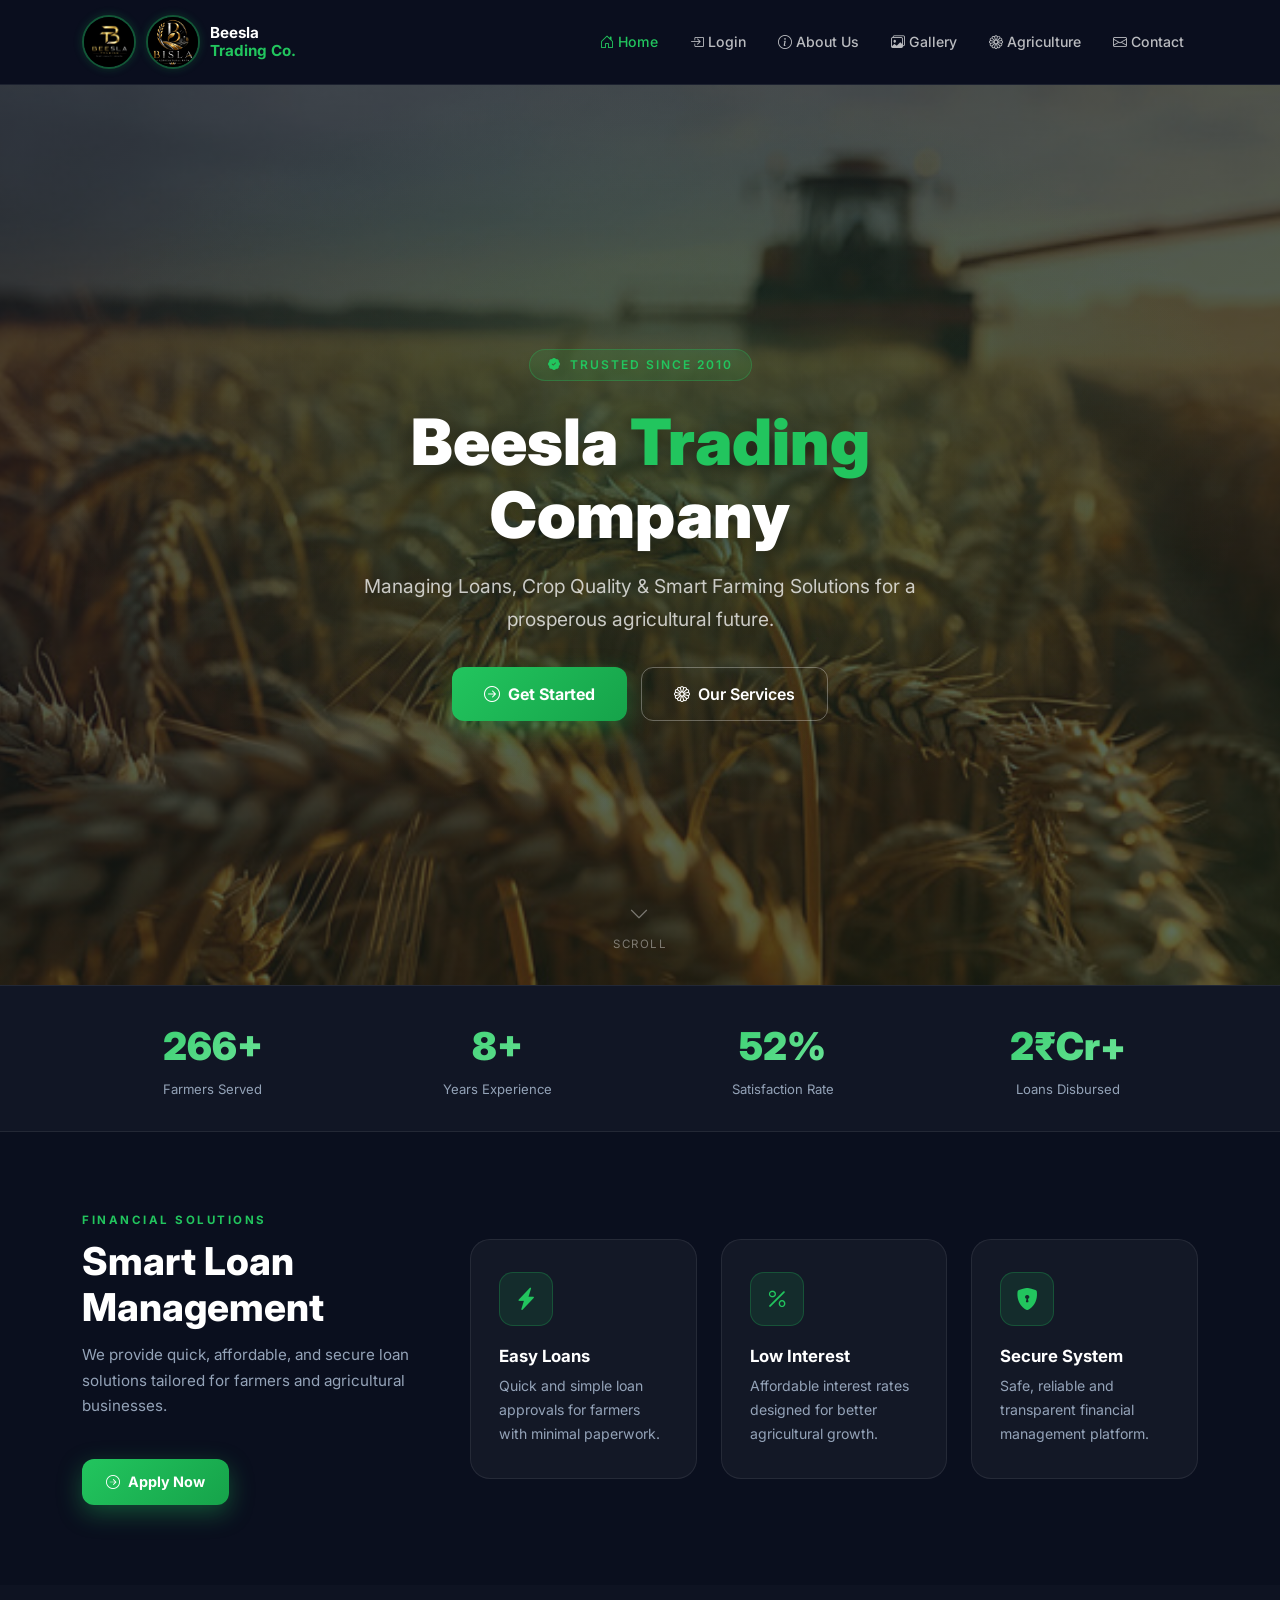
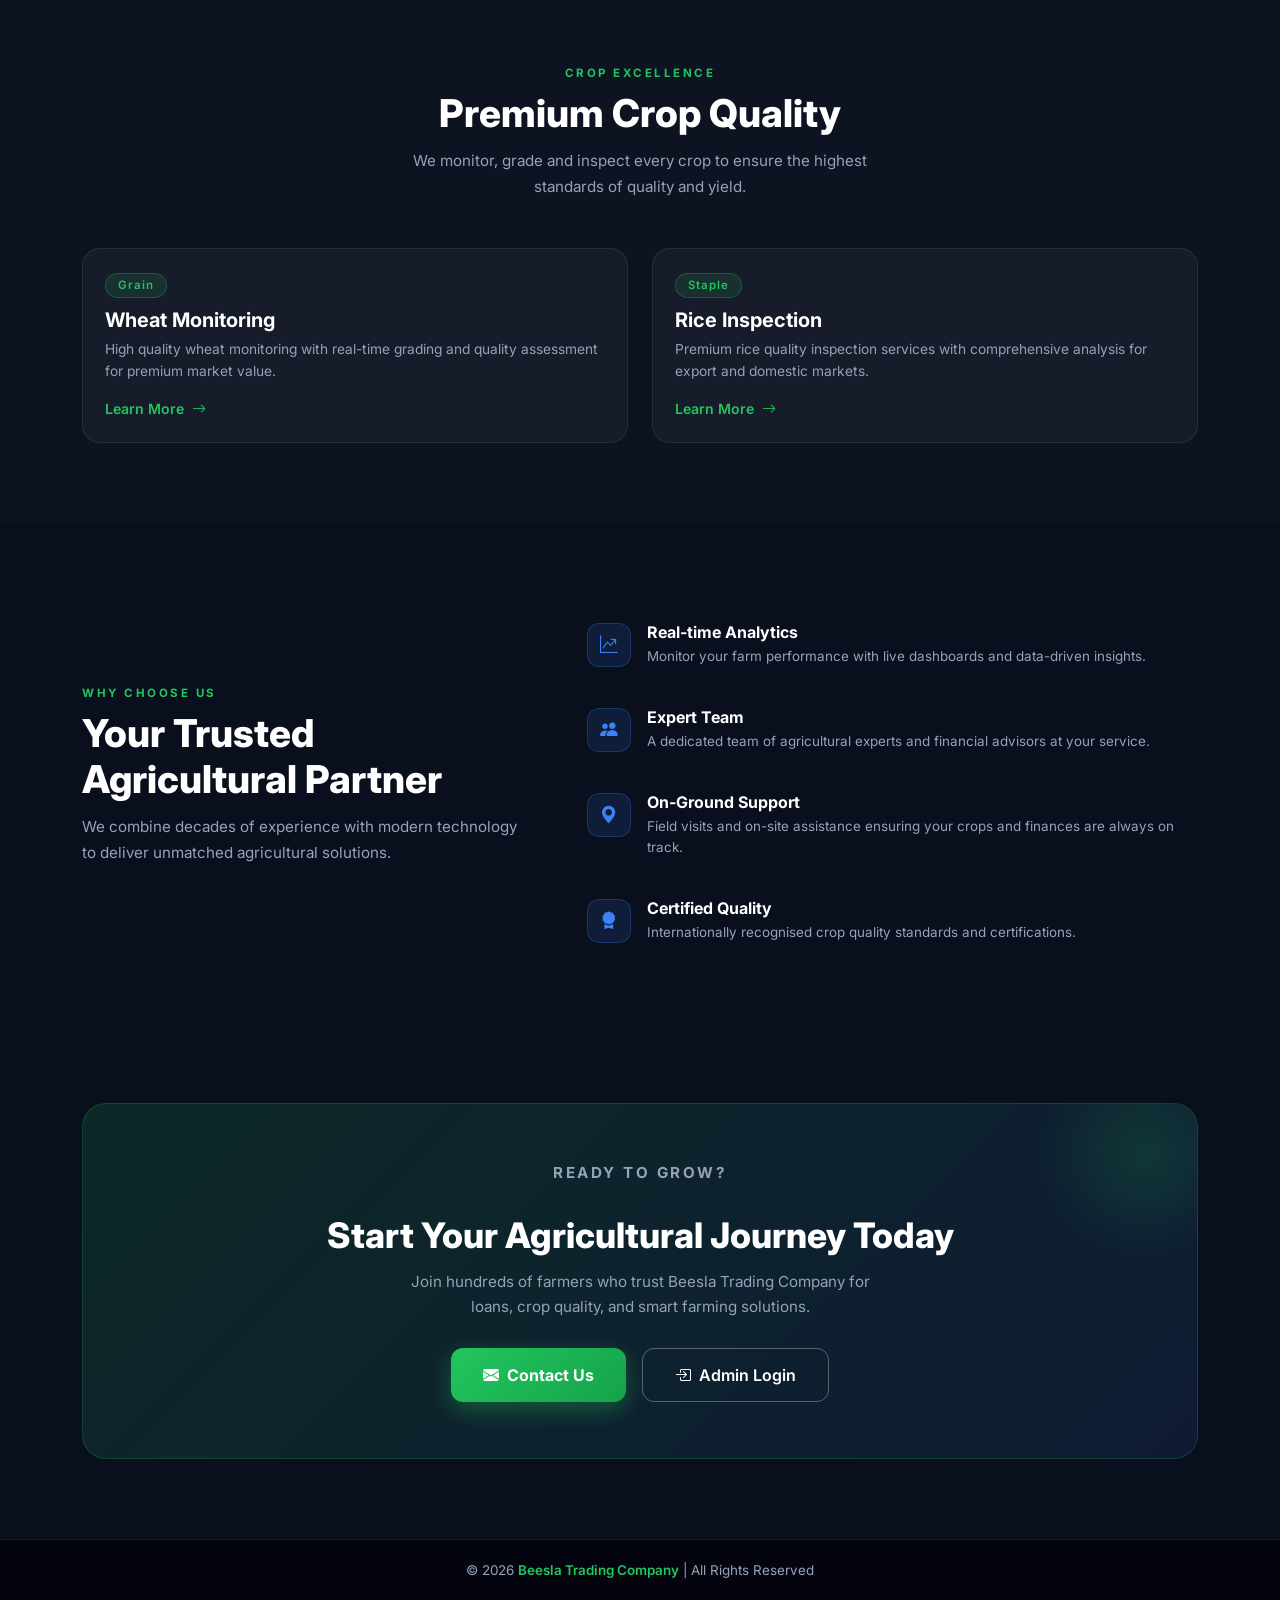
<file: index.html>
<!DOCTYPE html>
<html lang="en">
<head>
    <meta charset="UTF-8">
    <meta name="viewport" content="width=device-width, initial-scale=1.0">
    <title>Beesla Trading Company – Smart Agricultural Solutions</title>
    <meta name="description" content="Beesla Trading Company – Managing Loans, Crop Quality & Smart Farming Solutions since 2010.">
    <link href="https://cdn.jsdelivr.net/npm/bootstrap@5.3.0/dist/css/bootstrap.min.css" rel="stylesheet">
    <link href="https://fonts.googleapis.com/css2?family=Inter:wght@300;400;500;600;700;800;900&display=swap" rel="stylesheet">
    <link href="https://cdn.jsdelivr.net/npm/bootstrap-icons@1.11.3/font/bootstrap-icons.min.css" rel="stylesheet">
    <link rel="stylesheet" href="./animations.css">
    <style>
        :root {
            --green:   #22c55e;
            --green2:  #16a34a;
            --blue:    #3b82f6;
            --dark:    #0a0f1e;
            --card-bg: rgba(255,255,255,0.04);
            --border:  rgba(255,255,255,0.08);
            --muted:   #94a3b8;
        }
        *, *::before, *::after { box-sizing: border-box; margin: 0; padding: 0; }

        body {
            font-family: 'Inter', sans-serif;
            background: var(--dark);
            color: #e2e8f0;
            overflow-x: hidden;
        }

        /* ── Navbar ── */
        .navbar {
            background: rgba(10,15,30,0.9);
            backdrop-filter: blur(14px);
            border-bottom: 1px solid var(--border);
            padding: 10px 0;
            position: sticky;
            top: 0;
            z-index: 1000;
            transition: background 0.3s;
        }
        .logo-wrapper { display:flex; align-items:center; gap:10px; flex-shrink:0; }
        .box, .box2 {
            border-radius:50%; overflow:hidden; flex-shrink:0;
            border: 2px solid rgba(34,197,94,0.4);
            box-shadow: 0 0 10px rgba(34,197,94,0.2);
            width:54px; height:54px;
        }
        .box  { animation: Rotate  15s linear infinite; }
        .box2 { animation: Rotate1 15s linear infinite backwards; animation-direction:reverse; }
        .box img, .box2 img { width:100%; height:100%; object-fit:cover; display:block; }
        @keyframes Rotate  { 0%,25%{transform:rotateY(0deg)} 30%,70%{transform:rotateY(90deg)} 75%,100%{transform:rotateY(0deg)} }
        @keyframes Rotate1 { 0%,30%{transform:rotateY(90deg)} 35%,65%{transform:rotateY(0deg)} 70%,100%{transform:rotateY(90deg)} }

        .brand-text {     font-size:.95rem; font-weight:700; color:#fff; line-height:1.2; }
        .brand-text span { color:var(--green); }
        .nav-link { color:rgba(255,255,255,0.72) !important; font-size:.88rem; font-weight:500; padding:6px 14px !important; border-radius:8px; transition:color .2s, background .2s; }
        .nav-link:hover { color:#fff !important; background:rgba(34,197,94,0.12); }
        .nav-link.active-page { color:var(--green) !important; }
        .navbar-toggler { border-color:rgba(255,255,255,0.2); }
        .navbar-toggler:focus { box-shadow:none; }

        /* ── Hero ── */
        .hero {
            min-height: 100vh;
            background: url(./image/hero\ background.jpg) center/cover no-repeat;
            position: relative;
            display: flex;
            align-items: center;
            text-align: center;
        }
        .hero::before {
            content:'';
            position:absolute; inset:0;
            background: linear-gradient(160deg,rgba(10,15,30,0.75) 0%,rgba(10,30,20,0.65) 100%);
        }
        .hero::after {
            content:'';
            position:absolute; inset:0;
            background: radial-gradient(ellipse 70% 60% at 50% 40%, rgba(34,197,94,0.12) 0%, transparent 70%);
            pointer-events:none;
        }
        .hero-content { position:relative; z-index:2; padding:0 20px; }

        .hero-badge {
            display:inline-flex; align-items:center; gap:8px;
            background:rgba(34,197,94,0.12);
            border:1px solid rgba(34,197,94,0.3);
            border-radius:50px; padding:6px 18px;
            font-size:.75rem; font-weight:600; letter-spacing:2px;
            text-transform:uppercase; color:var(--green);
            margin-bottom:24px;
            animation: heroSlideUp .6s ease .1s both;
        }
        .hero h1 {
            font-size:clamp(2rem,6vw,4rem);
            font-weight:900; line-height:1.15;
            color:#fff;
            text-shadow:0 4px 20px rgba(0,0,0,0.4);
            animation: heroSlideUp .7s ease .2s both;
        }
        .hero h1 span { color:var(--green); }
        .hero p {
            font-size:clamp(.95rem,2vw,1.2rem);
            color:rgba(255,255,255,0.75);
            max-width:560px; margin:18px auto 32px;
            line-height:1.7;
            animation: heroSlideUp .7s ease .35s both;
        }
        .hero-btns { display:flex; gap:14px; justify-content:center; flex-wrap:wrap; animation: heroSlideUp .7s ease .5s both; }

        .btn-hero-primary {
            background:linear-gradient(135deg,var(--green),var(--green2));
            color:#fff; border:none; padding:14px 32px;
            border-radius:12px; font-weight:700; font-size:1rem;
            box-shadow:0 8px 24px rgba(34,197,94,0.35);
            transition:transform .2s,box-shadow .2s;
            text-decoration:none; display:inline-flex; align-items:center; gap:8px;
        }
        .btn-hero-primary:hover { transform:translateY(-3px); box-shadow:0 14px 32px rgba(34,197,94,0.5); color:#fff; }

        .btn-hero-outline {
            background:transparent;
            color:#fff; border:1px solid rgba(255,255,255,0.3);
            padding:14px 32px; border-radius:12px; font-weight:600; font-size:1rem;
            transition:border-color .2s,background .2s,transform .2s;
            text-decoration:none; display:inline-flex; align-items:center; gap:8px;
        }
        .btn-hero-outline:hover { border-color:var(--green); background:rgba(34,197,94,0.08); color:#fff; transform:translateY(-3px); }

        /* Scroll indicator */
        .scroll-hint {
            position:absolute; bottom:32px; left:50%;
            transform:translateX(-50%); z-index:2;
            display:flex; flex-direction:column; align-items:center; gap:6px;
            color:rgba(255,255,255,0.4); font-size:.72rem; letter-spacing:1.5px; text-transform:uppercase;
            animation: bounce 2s ease-in-out infinite;
        }
        @keyframes bounce { 0%,100%{transform:translateX(-50%) translateY(0)} 50%{transform:translateX(-50%) translateY(8px)} }

        /* ── Stats strip ── */
        .stats-strip {
            background:rgba(255,255,255,0.03);
            border-top:1px solid var(--border);
            border-bottom:1px solid var(--border);
            padding:32px 0;
        }
        .stat-item { text-align:center; }
        .stat-number {
            font-size:clamp(1.6rem,4vw,2.4rem);
            font-weight:900; color:#fff;
            background:linear-gradient(135deg,var(--green),#86efac);
            -webkit-background-clip:text; -webkit-text-fill-color:transparent;
            background-clip:text;
        }
        .stat-label { font-size:.82rem; color:var(--muted); margin-top:4px; }

        /* ── Sections ── */
        section { padding:80px 0; }
        .eyebrow {
            font-size:.72rem; font-weight:700; letter-spacing:2.5px;
            text-transform:uppercase; color:var(--green); margin-bottom:8px;
        }
        .sec-title {
            font-size:clamp(1.6rem,4vw,2.4rem);
            font-weight:800; color:#fff; margin-bottom:12px;
        }
        .sec-sub { font-size:.95rem; color:var(--muted); max-width:520px; line-height:1.7; }

        /* ── Feature cards ── */
        .feat-card {
            background:var(--card-bg);
            border:1px solid var(--border);
            border-radius:20px;
            padding:32px 28px;
            height:100%;
            transition:transform .3s,box-shadow .3s,border-color .3s;
            position:relative; overflow:hidden;
        }
        .feat-card::before {
            content:'';
            position:absolute; top:0; left:0; right:0; height:2px;
            background:linear-gradient(90deg,transparent,var(--green),transparent);
            opacity:0; transition:opacity .3s;
        }
        .feat-card:hover { transform:translateY(-8px); box-shadow:0 24px 48px rgba(0,0,0,0.4); border-color:rgba(34,197,94,0.3); }
        .feat-card:hover::before { opacity:1; }

        .feat-icon {
            width:54px; height:54px;
            background:rgba(34,197,94,0.12);
            border:1px solid rgba(34,197,94,0.25);
            border-radius:14px;
            display:flex; align-items:center; justify-content:center;
            font-size:1.4rem; color:var(--green);
            margin-bottom:20px;
        }
        .feat-card h5 { font-weight:700; color:#fff; font-size:1.05rem; margin-bottom:8px; }
        .feat-card p  { font-size:.88rem; color:var(--muted); line-height:1.7; margin:0; }

        /* ── Crop cards ── */
        .crop-card {
            background:var(--card-bg);
            border:1px solid var(--border);
            border-radius:18px; overflow:hidden;
            transition:transform .3s, box-shadow .3s;
        }
        .crop-card:hover { transform:translateY(-8px); box-shadow:0 20px 40px rgba(0,0,0,0.4); }
        .crop-img { height:180px; object-fit:cover; width:100%; }
        .crop-body { padding:22px; }
        .crop-tag {
            display:inline-block; padding:3px 12px;
            background:rgba(34,197,94,0.12); border:1px solid rgba(34,197,94,0.3);
            border-radius:50px; font-size:.72rem; font-weight:600;
            color:var(--green); margin-bottom:10px; letter-spacing:1px;
        }
        .crop-body h5 { font-weight:700; color:#fff; margin-bottom:6px; }
        .crop-body p  { font-size:.86rem; color:var(--muted); line-height:1.6; margin:0; }

        /* ── Why us ── */
        .why-item { display:flex; gap:16px; align-items:flex-start; padding:20px; border-radius:14px; transition:background .2s; }
        .why-item:hover { background:rgba(255,255,255,0.04); }
        .why-icon { width:44px; height:44px; border-radius:12px; background:rgba(59,130,246,0.12); border:1px solid rgba(59,130,246,0.25); display:flex; align-items:center; justify-content:center; font-size:1.1rem; color:var(--blue); flex-shrink:0; }
        .why-item h6 { font-weight:700; color:#fff; margin-bottom:4px; }
        .why-item p  { font-size:.84rem; color:var(--muted); margin:0; line-height:1.6; }

        /* ── CTA banner ── */
        .cta-banner {
            background:linear-gradient(135deg,rgba(34,197,94,0.15),rgba(59,130,246,0.1));
            border:1px solid rgba(34,197,94,0.2);
            border-radius:24px; padding:56px 40px;
            text-align:center; position:relative; overflow:hidden;
        }
        .cta-banner::before {
            content:'';
            position:absolute; top:-60px; right:-60px;
            width:220px; height:220px; border-radius:50%;
            background:radial-gradient(circle,rgba(34,197,94,0.15),transparent 70%);
            pointer-events:none;
        }
        .cta-banner h2 { font-size:clamp(1.5rem,3.5vw,2.2rem); font-weight:800; color:#fff; margin-bottom:12px; }
        .cta-banner p  { color:var(--muted); font-size:.95rem; max-width:480px; margin:0 auto 28px; line-height:1.7; }

        /* ── Footer ── */
        footer {
            background:rgba(5,5,15,0.95);
            border-top:1px solid var(--border);
            padding:20px; text-align:center;
            color:var(--muted); font-size:.84rem;
        }
        footer span { color:var(--green); font-weight:600; }

        /* ── Responsive ── */
        @media (max-width:767px) {
            .box,.box2 { width:44px;height:44px; }
            .navbar-collapse { background:rgba(5,5,15,0.96); border-radius:0 0 14px 14px; padding:12px 16px; margin-top:8px; border:1px solid var(--border); border-top:none; }
            section { padding:56px 0; }
            .cta-banner { padding:36px 20px; }
        }
        @media (max-width:480px) {
            .box,.box2 { width:38px;height:38px; }
            .hero-btns { flex-direction:column; align-items:center; }
        }
    </style>
</head>
<body>

    <!-- Navbar -->
    <nav class="navbar navbar-expand-lg navbar-dark">
        <div class="container">
            <div class="logo-wrapper navbar-brand">
                <div class="box"><img src="./image/beesla t logo.jpeg" alt="Beesla Logo"></div>
                <div class="box2"><img src="./image/farmlogo.jpg" alt="Farm Logo"></div>
                <div class="brand-text">Beesla<br><span>Trading Co.</span></div>
            </div>
            <button class="navbar-toggler" data-bs-toggle="collapse" data-bs-target="#menu" aria-controls="menu" aria-expanded="false" aria-label="Toggle navigation">
                <span class="navbar-toggler-icon"></span>
            </button>
            <div class="collapse navbar-collapse" id="menu">
                <ul class="navbar-nav ms-auto gap-1">
                    <li class="nav-item"><a class="nav-link active-page" href="./index.html"><i class="bi bi-house-door me-1"></i>Home</a></li>
                    <li class="nav-item"><a class="nav-link" href="./Login.html"><i class="bi bi-box-arrow-in-right me-1"></i>Login</a></li>
                    <li class="nav-item"><a class="nav-link" href="./aboutUs.html"><i class="bi bi-info-circle me-1"></i>About Us</a></li>
                    <li class="nav-item"><a class="nav-link" href="./gallary.html"><i class="bi bi-images me-1"></i>Gallery</a></li>
                    <li class="nav-item"><a class="nav-link" href="./agriculture.html"><i class="bi bi-flower1 me-1"></i>Agriculture</a></li>
                    <li class="nav-item"><a class="nav-link" href="./contact.html"><i class="bi bi-envelope me-1"></i>Contact</a></li>
                </ul>
            </div>
        </div>
    </nav>

    <!-- Hero -->
    <section class="hero">
        <div class="container hero-content">
            <div class="hero-badge"><i class="bi bi-patch-check-fill"></i> Trusted Since 2010</div>
            <h1>Beesla <span>Trading</span><br>Company</h1>
            <p>Managing Loans, Crop Quality &amp; Smart Farming Solutions for a prosperous agricultural future.</p>
            <div class="hero-btns">
                <a href="./contact.html" class="btn-hero-primary"><i class="bi bi-arrow-right-circle"></i> Get Started</a>
                <a href="./agriculture.html" class="btn-hero-outline"><i class="bi bi-flower1"></i> Our Services</a>
            </div>
        </div>
        <div class="scroll-hint">
            <i class="bi bi-chevron-down fs-5"></i>
            <span>Scroll</span>
        </div>
    </section>

    <!-- Stats -->
    <div class="stats-strip">
        <div class="container">
            <div class="row g-4 text-center">
                <div class="col-6 col-md-3 stat-item reveal reveal-delay-1">
                    <div class="stat-number">500+</div>
                    <div class="stat-label">Farmers Served</div>
                </div>
                <div class="col-6 col-md-3 stat-item reveal reveal-delay-2">
                    <div class="stat-number">15+</div>
                    <div class="stat-label">Years Experience</div>
                </div>
                <div class="col-6 col-md-3 stat-item reveal reveal-delay-3">
                    <div class="stat-number">98%</div>
                    <div class="stat-label">Satisfaction Rate</div>
                </div>
                <div class="col-6 col-md-3 stat-item reveal reveal-delay-4">
                    <div class="stat-number">₹5Cr+</div>
                    <div class="stat-label">Loans Disbursed</div>
                </div>
            </div>
        </div>
    </div>

    <!-- Loan Management -->
    <section id="loans">
        <div class="container">
            <div class="row align-items-center g-5">
                <div class="col-lg-4 reveal">
                    <p class="eyebrow">Financial Solutions</p>
                    <h2 class="sec-title">Smart Loan<br>Management</h2>
                    <p class="sec-sub">We provide quick, affordable, and secure loan solutions tailored for farmers and agricultural businesses.</p>
                    <a href="./contact.html" class="btn-hero-primary mt-4 d-inline-flex" style="padding:12px 24px;font-size:.9rem;">
                        <i class="bi bi-arrow-right-circle"></i> Apply Now
                    </a>
                </div>
                <div class="col-lg-8">
                    <div class="row g-4">
                        <div class="col-sm-6 col-lg-4 reveal reveal-delay-1">
                            <div class="feat-card">
                                <div class="feat-icon"><i class="bi bi-lightning-charge-fill"></i></div>
                                <h5>Easy Loans</h5>
                                <p>Quick and simple loan approvals for farmers with minimal paperwork.</p>
                            </div>
                        </div>
                        <div class="col-sm-6 col-lg-4 reveal reveal-delay-2">
                            <div class="feat-card">
                                <div class="feat-icon"><i class="bi bi-percent"></i></div>
                                <h5>Low Interest</h5>
                                <p>Affordable interest rates designed for better agricultural growth.</p>
                            </div>
                        </div>
                        <div class="col-sm-6 col-lg-4 reveal reveal-delay-3">
                            <div class="feat-card">
                                <div class="feat-icon"><i class="bi bi-shield-lock-fill"></i></div>
                                <h5>Secure System</h5>
                                <p>Safe, reliable and transparent financial management platform.</p>
                            </div>
                        </div>
                    </div>
                </div>
            </div>
        </div>
    </section>

    <!-- Crop Quality -->
    <section id="crops" style="background:rgba(255,255,255,0.02);">
        <div class="container">
            <div class="text-center mb-5 reveal">
                <p class="eyebrow">Crop Excellence</p>
                <h2 class="sec-title">Premium Crop Quality</h2>
                <p class="sec-sub mx-auto">We monitor, grade and inspect every crop to ensure the highest standards of quality and yield.</p>
            </div>
            <div class="row g-4">
                <div class="col-md-6 reveal reveal-delay-1">
                    <div class="crop-card">
                        <div class="crop-body">
                            <span class="crop-tag">Grain</span>
                            <h5>Wheat Monitoring</h5>
                            <p>High quality wheat monitoring with real-time grading and quality assessment for premium market value.</p>
                            <a href="./agriculture.html" class="mt-3 d-inline-flex align-items-center gap-2" style="color:var(--green);font-size:.88rem;font-weight:600;text-decoration:none;">
                                Learn More <i class="bi bi-arrow-right"></i>
                            </a>
                        </div>
                    </div>
                </div>
                <div class="col-md-6 reveal reveal-delay-2">
                    <div class="crop-card">
                        <div class="crop-body">
                            <span class="crop-tag">Staple</span>
                            <h5>Rice Inspection</h5>
                            <p>Premium rice quality inspection services with comprehensive analysis for export and domestic markets.</p>
                            <a href="./agriculture.html" class="mt-3 d-inline-flex align-items-center gap-2" style="color:var(--green);font-size:.88rem;font-weight:600;text-decoration:none;">
                                Learn More <i class="bi bi-arrow-right"></i>
                            </a>
                        </div>
                    </div>
                </div>
            </div>
        </div>
    </section>

    <!-- Why Us -->
    <section id="why">
        <div class="container">
            <div class="row g-5 align-items-center">
                <div class="col-lg-5 reveal">
                    <p class="eyebrow">Why Choose Us</p>
                    <h2 class="sec-title">Your Trusted Agricultural Partner</h2>
                    <p class="sec-sub">We combine decades of experience with modern technology to deliver unmatched agricultural solutions.</p>
                </div>
                <div class="col-lg-7">
                    <div class="why-item reveal reveal-delay-1">
                        <div class="why-icon"><i class="bi bi-graph-up-arrow"></i></div>
                        <div>
                            <h6>Real-time Analytics</h6>
                            <p>Monitor your farm performance with live dashboards and data-driven insights.</p>
                        </div>
                    </div>
                    <div class="why-item reveal reveal-delay-2">
                        <div class="why-icon"><i class="bi bi-people-fill"></i></div>
                        <div>
                            <h6>Expert Team</h6>
                            <p>A dedicated team of agricultural experts and financial advisors at your service.</p>
                        </div>
                    </div>
                    <div class="why-item reveal reveal-delay-3">
                        <div class="why-icon"><i class="bi bi-geo-alt-fill"></i></div>
                        <div>
                            <h6>On-Ground Support</h6>
                            <p>Field visits and on-site assistance ensuring your crops and finances are always on track.</p>
                        </div>
                    </div>
                    <div class="why-item reveal reveal-delay-4">
                        <div class="why-icon"><i class="bi bi-award-fill"></i></div>
                        <div>
                            <h6>Certified Quality</h6>
                            <p>Internationally recognised crop quality standards and certifications.</p>
                        </div>
                    </div>
                </div>
            </div>
        </div>
    </section>

    <!-- CTA -->
    <section style="padding:60px 0 80px;">
        <div class="container">
            <div class="cta-banner reveal">
                <p class="eyebrow">Ready to Grow?</p>
                <h2>Start Your Agricultural Journey Today</h2>
                <p>Join hundreds of farmers who trust Beesla Trading Company for loans, crop quality, and smart farming solutions.</p>
                <div class="d-flex gap-3 justify-content-center flex-wrap">
                    <a href="./contact.html" class="btn-hero-primary"><i class="bi bi-envelope-fill"></i> Contact Us</a>
                    <a href="./Login.html" class="btn-hero-outline"><i class="bi bi-box-arrow-in-right"></i> Admin Login</a>
                </div>
            </div>
        </div>
    </section>

    <!-- Footer -->
    <footer>
        <p>© 2026 <span>Beesla Trading Company</span> | All Rights Reserved</p>
    </footer>

    <script src="https://cdn.jsdelivr.net/npm/bootstrap@5.3.0/dist/js/bootstrap.bundle.min.js"></script>
    <script>
        // Scroll reveal
        const obs = new IntersectionObserver((entries) => {
            entries.forEach(e => { if (e.isIntersecting) { e.target.classList.add('revealed'); obs.unobserve(e.target); } });
        }, { threshold: 0.12 });
        document.querySelectorAll('.reveal').forEach(el => obs.observe(el));

        // Sticky navbar tint
        window.addEventListener('scroll', () => {
            document.querySelector('.navbar').style.background =
                window.scrollY > 60 ? 'rgba(5,8,20,0.98)' : 'rgba(10,15,30,0.9)';
        });

        // Count-up animation for stats
        const counters = document.querySelectorAll('.stat-number');
        const countObs = new IntersectionObserver((entries) => {
            entries.forEach(entry => {
                if (!entry.isIntersecting) return;
                const el = entry.target;
                const raw = el.textContent;
                const num = parseFloat(raw.replace(/[^0-9.]/g, ''));
                const suffix = raw.replace(/[0-9.]/g, '');
                let start = 0, duration = 1800, step = 16;
                const inc = num / (duration / step);
                const timer = setInterval(() => {
                    start += inc;
                    if (start >= num) { start = num; clearInterval(timer); }
                    el.textContent = (Number.isInteger(num) ? Math.floor(start) : start.toFixed(1)) + suffix;
                }, step);
                countObs.unobserve(el);
            });
        }, { threshold: 0.5 });
        counters.forEach(c => countObs.observe(c));
    </script>
</body>
</html>
</file>
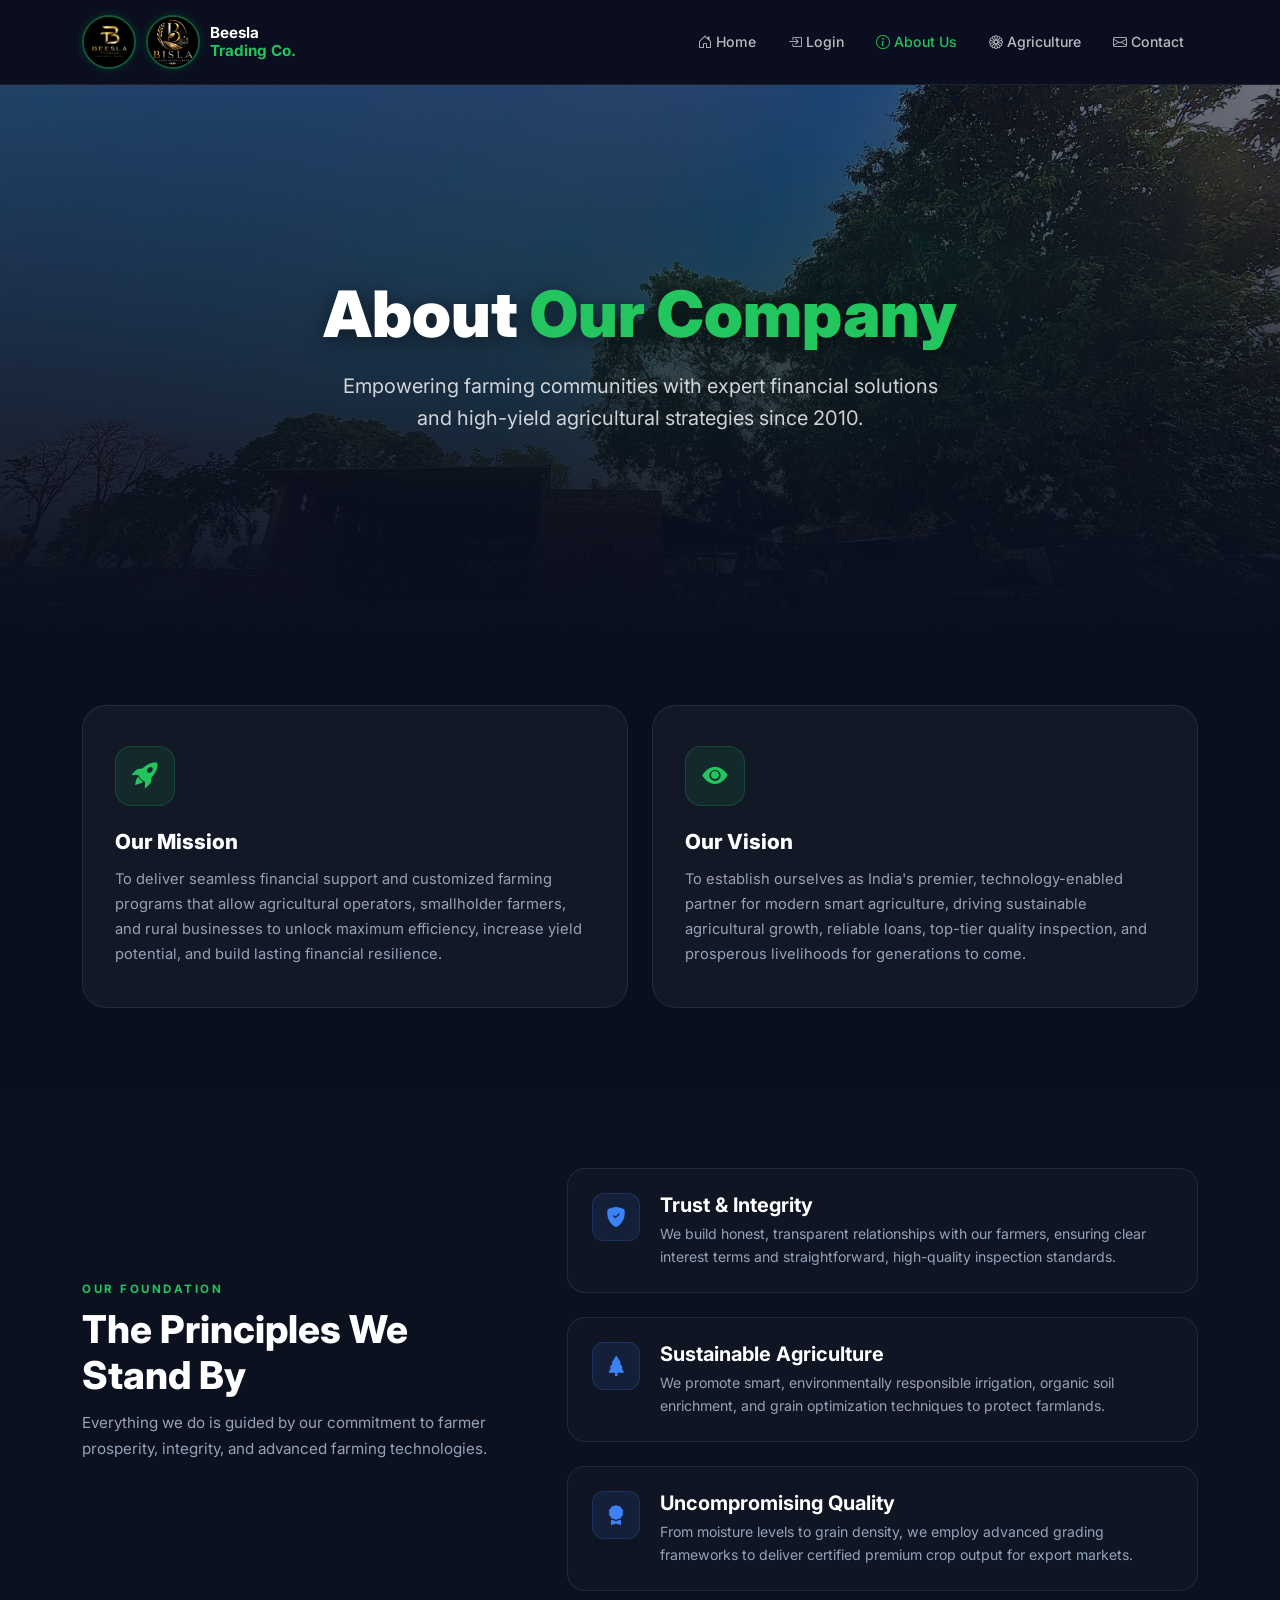
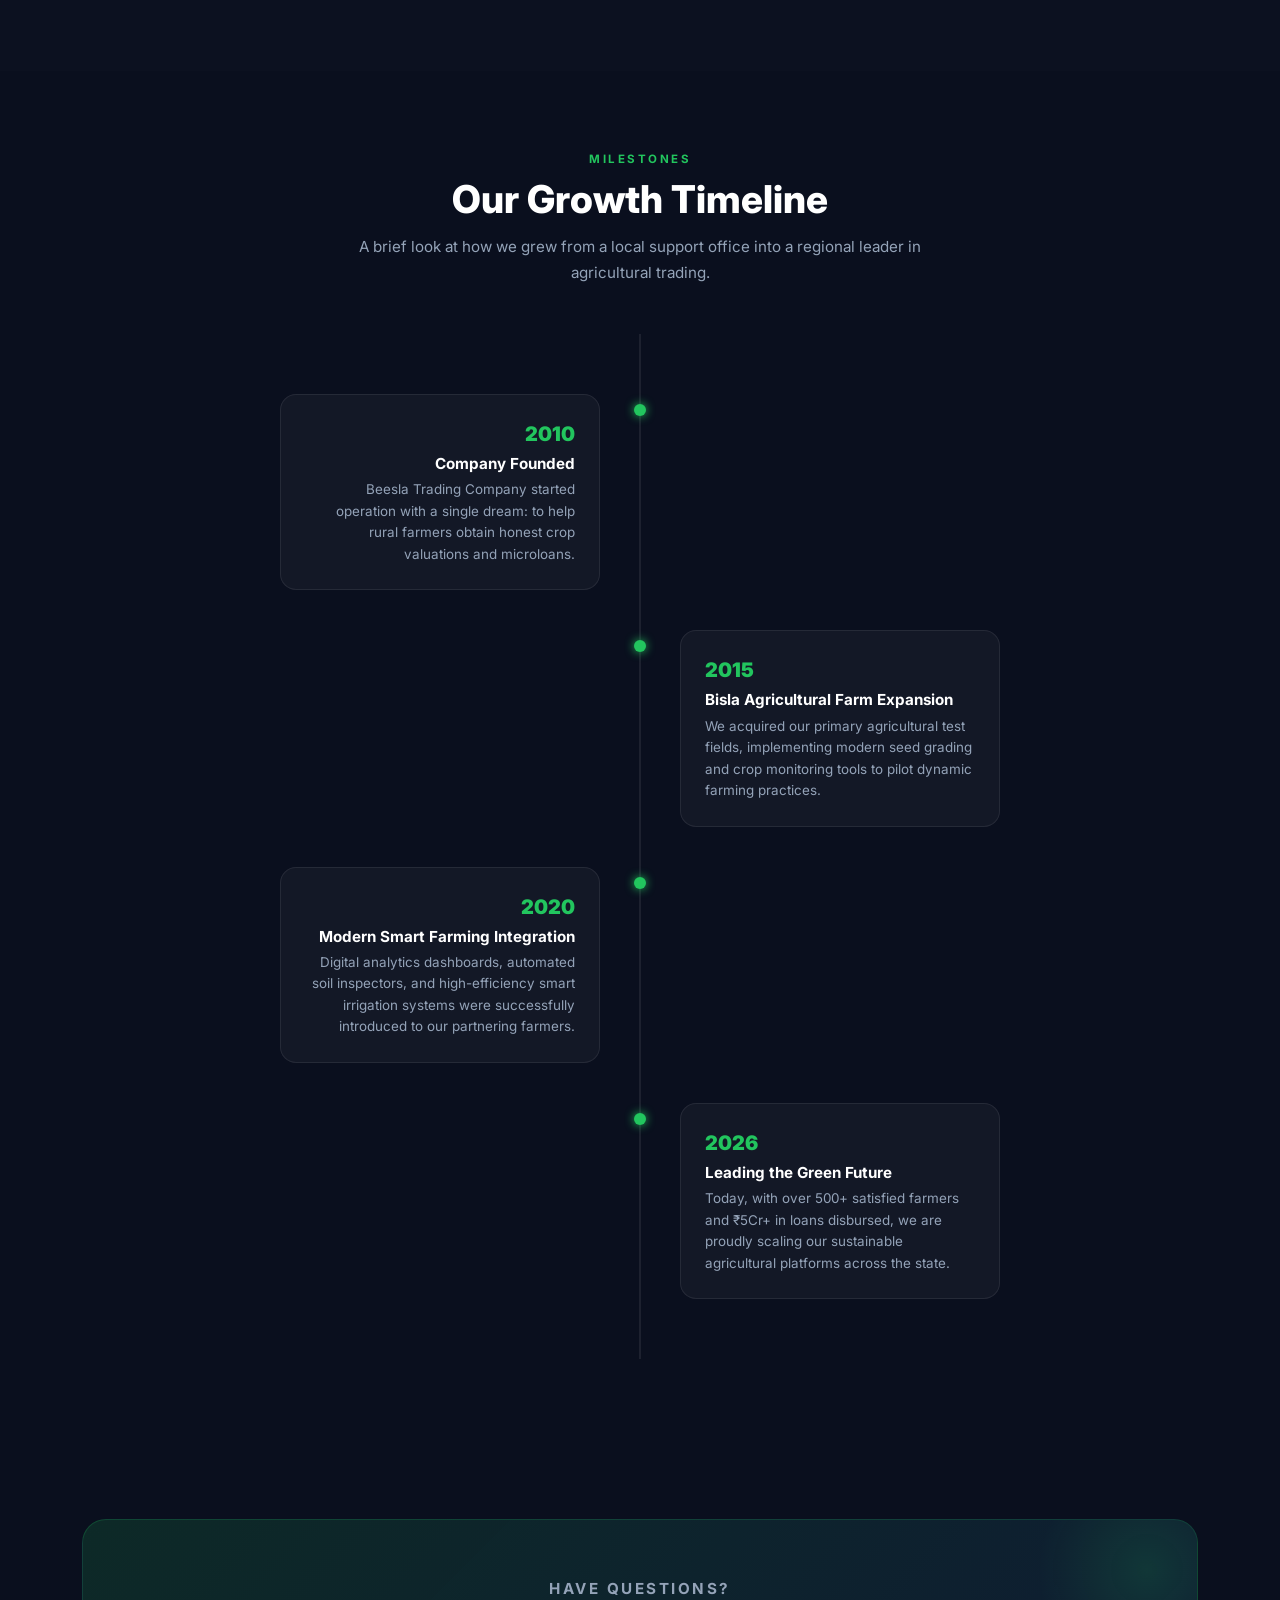
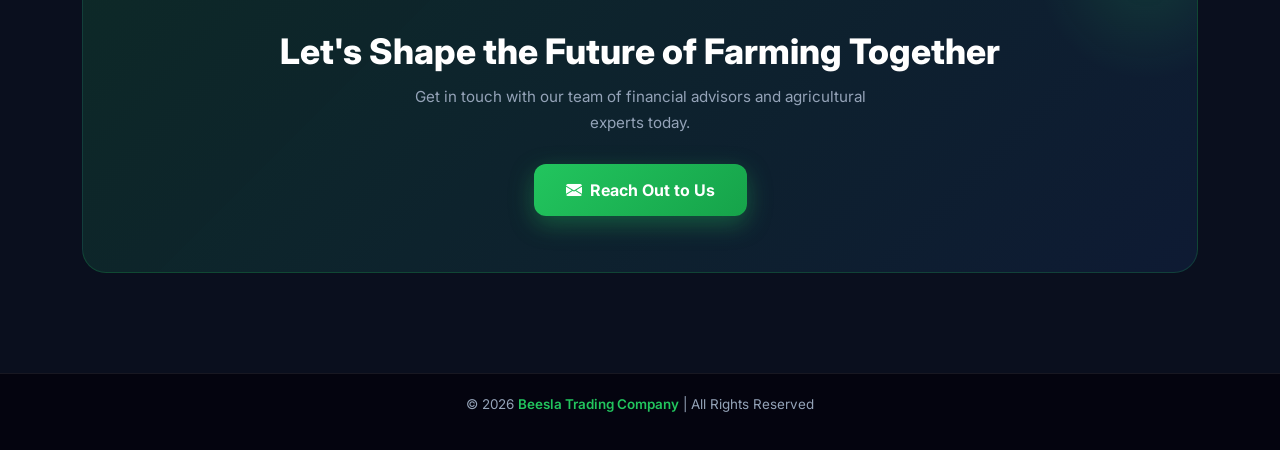
<file: aboutUs.html>
<!DOCTYPE html>
<html lang="en">

<head>
    <meta charset="UTF-8">
    <meta name="viewport" content="width=device-width, initial-scale=1.0">
    <title>About Us – Beesla Trading Company</title>
    <meta name="description" content="Learn about Beesla Trading Company, our mission, vision, history and dedicated agricultural services since 2010.">

    <!-- Bootstrap 5 -->
    <link href="https://cdn.jsdelivr.net/npm/bootstrap@5.3.0/dist/css/bootstrap.min.css" rel="stylesheet">
    <!-- Google Fonts -->
    <link href="https://fonts.googleapis.com/css2?family=Inter:wght@300;400;500;600;700;800;900&display=swap" rel="stylesheet">
    <!-- Bootstrap Icons -->
    <link href="https://cdn.jsdelivr.net/npm/bootstrap-icons@1.11.3/font/bootstrap-icons.min.css" rel="stylesheet">
    <!-- Shared animations -->
    <link rel="stylesheet" href="./animations.css">

    <style>
        :root {
            --green:   #22c55e;
            --green2:  #16a34a;
            --blue:    #3b82f6;
            --dark:    #0a0f1e;
            --card-bg: rgba(255,255,255,0.04);
            --border:  rgba(255,255,255,0.08);
            --muted:   #94a3b8;
        }

        *, *::before, *::after { box-sizing: border-box; margin: 0; padding: 0; }

        body {
            font-family: 'Inter', sans-serif;
            background: var(--dark);
            color: #e2e8f0;
            overflow-x: hidden;
        }

        /* ── Navbar ── */
        .navbar {
            background: rgba(10,15,30,0.9);
            backdrop-filter: blur(14px);
            border-bottom: 1px solid var(--border);
            padding: 10px 0;
            position: sticky;
            top: 0;
            z-index: 1000;
            transition: background 0.3s;
        }

        .logo-wrapper { display: flex; align-items: center; gap: 10px; flex-shrink: 0; }

        .box, .box2 {
            border-radius: 50%; overflow: hidden; flex-shrink: 0;
            border: 2px solid rgba(34,197,94,0.4);
            box-shadow: 0 0 10px rgba(34,197,94,0.2);
            width: 54px; height: 54px;
        }

        .box  { animation: Rotate  15s linear infinite; }
        .box2 { animation: Rotate1 15s linear infinite backwards; animation-direction: reverse; }

        .box img, .box2 img { width: 100%; height: 100%; object-fit: cover; display: block; }

        @keyframes Rotate  { 0%,25%{transform:rotateY(0deg)} 30%,70%{transform:rotateY(90deg)} 75%,100%{transform:rotateY(0deg)} }
        @keyframes Rotate1 { 0%,30%{transform:rotateY(90deg)} 35%,65%{transform:rotateY(0deg)} 70%,100%{transform:rotateY(90deg)} }

        .brand-text { font-size: .95rem; font-weight: 700; color: #fff; line-height: 1.2; }
        .brand-text span { color: var(--green); }

        .nav-link {
            color: rgba(255,255,255,0.72) !important;
            font-size: .88rem;
            font-weight: 500;
            padding: 6px 14px !important;
            border-radius: 8px;
            transition: color .2s, background .2s;
        }

        .nav-link:hover { color: #fff !important; background: rgba(34,197,94,0.12); }
        .nav-link.active-page { color: var(--green) !important; }

        .navbar-toggler { border-color: rgba(255,255,255,0.2); }
        .navbar-toggler:focus { box-shadow: none; }

        /* ── Hero Section ── */
        .hero {
            min-height: 60vh;
            background: linear-gradient(180deg, rgba(10,15,30,0.6) 0%, var(--dark) 100%), url(./image/about\ us\ main.jpg) center/cover no-repeat;
            position: relative;
            display: flex;
            align-items: center;
            text-align: center;
        }

        .hero::after {
            content: '';
            position: absolute; inset: 0;
            background: radial-gradient(ellipse 70% 60% at 50% 40%, rgba(34,197,94,0.08) 0%, transparent 70%);
            pointer-events: none;
        }

        .hero-content { position: relative; z-index: 2; padding: 0 20px; }

        .hero h1 {
            font-size: clamp(2.2rem, 6vw, 4rem);
            font-weight: 900;
            color: #fff;
            text-shadow: 0 4px 20px rgba(0,0,0,0.5);
            animation: heroSlideUp .75s cubic-bezier(.16,1,.3,1) 0.15s both;
        }

        .hero h1 span { color: var(--green); }

        .hero p {
            font-size: clamp(1rem, 2.5vw, 1.25rem);
            color: rgba(255,255,255,0.8);
            max-width: 600px;
            margin: 18px auto 0;
            line-height: 1.6;
            animation: heroSlideUp .75s cubic-bezier(.16,1,.3,1) 0.3s both;
        }

        /* ── Section Header ── */
        .eyebrow {
            font-size: .72rem; font-weight: 700; letter-spacing: 2.5px;
            text-transform: uppercase; color: var(--green); margin-bottom: 8px;
        }

        .sec-title {
            font-size: clamp(1.6rem, 4vw, 2.4rem);
            font-weight: 800; color: #fff; margin-bottom: 12px;
        }

        .sec-sub { font-size: .95rem; color: var(--muted); max-width: 580px; line-height: 1.7; }

        /* ── Mission & Vision ── */
        .glass-card {
            background: var(--card-bg);
            border: 1px solid var(--border);
            border-radius: 24px;
            padding: 40px 32px;
            height: 100%;
            transition: transform .3s, box-shadow .3s, border-color .3s;
            position: relative;
            overflow: hidden;
        }

        .glass-card::before {
            content: '';
            position: absolute; top: 0; left: 0; right: 0; height: 2px;
            background: linear-gradient(90deg, transparent, var(--green), transparent);
            opacity: 0; transition: opacity .3s;
        }

        .glass-card:hover {
            transform: translateY(-6px);
            box-shadow: 0 20px 40px rgba(0,0,0,0.3);
            border-color: rgba(34,197,94,0.25);
        }

        .glass-card:hover::before { opacity: 1; }

        .card-icon {
            width: 60px; height: 60px;
            background: rgba(34,197,94,0.1);
            border: 1px solid rgba(34,197,94,0.2);
            border-radius: 16px;
            display: flex; align-items: center; justify-content: center;
            font-size: 1.6rem; color: var(--green);
            margin-bottom: 24px;
        }

        .glass-card h3 { font-weight: 800; color: #fff; font-size: 1.3rem; margin-bottom: 12px; }
        .glass-card p { font-size: .92rem; color: var(--muted); line-height: 1.7; margin: 0; }

        /* ── Core Values ── */
        .value-item {
            display: flex; gap: 20px; align-items: flex-start;
            padding: 24px; border-radius: 18px;
            background: rgba(255, 255, 255, 0.02);
            border: 1px solid var(--border);
            transition: background .3s, transform .3s;
        }

        .value-item:hover {
            background: rgba(255, 255, 255, 0.05);
            transform: translateX(5px);
        }

        .value-icon {
            width: 48px; height: 48px; border-radius: 12px;
            background: rgba(59,130,246,0.1); border: 1px solid rgba(59,130,246,0.2);
            display: flex; align-items: center; justify-content: center;
            font-size: 1.25rem; color: var(--blue); flex-shrink: 0;
        }

        .value-item h5 { font-weight: 700; color: #fff; margin-bottom: 6px; }
        .value-item p { font-size: .88rem; color: var(--muted); margin: 0; line-height: 1.6; }

        /* ── Timeline ── */
        .timeline {
            position: relative;
            max-width: 800px;
            margin: 0 auto;
            padding: 40px 0;
        }

        .timeline::before {
            content: '';
            position: absolute; left: 50%; top: 0; bottom: 0;
            width: 2px; background: var(--border);
            transform: translateX(-50%);
        }

        .timeline-item {
            position: relative;
            width: 50%;
            padding: 20px 40px;
            box-sizing: border-box;
        }

        .timeline-item::after {
            content: '';
            position: absolute; right: -6px; top: 30px;
            width: 12px; height: 12px;
            background: var(--green); border-radius: 50%;
            z-index: 1;
            box-shadow: 0 0 10px var(--green);
        }

        .timeline-item.left { left: 0; text-align: right; }
        .timeline-item.right { left: 50%; }

        .timeline-item.right::after { left: -6px; }

        .timeline-content {
            background: var(--card-bg);
            border: 1px solid var(--border);
            padding: 24px; border-radius: 16px;
            position: relative;
        }

        .timeline-year {
            font-weight: 900; font-size: 1.25rem; color: var(--green);
            margin-bottom: 6px; display: block;
        }

        .timeline-content h5 { font-weight: 700; color: #fff; margin-bottom: 6px; font-size: 0.95rem; }
        .timeline-content p { font-size: .84rem; color: var(--muted); margin: 0; line-height: 1.6; }

        /* ── CTA banner ── */
        .cta-banner {
            background: linear-gradient(135deg, rgba(34,197,94,0.15), rgba(59,130,246,0.1));
            border: 1px solid rgba(34,197,94,0.2);
            border-radius: 24px; padding: 56px 40px;
            text-align: center; position: relative; overflow: hidden;
        }

        .cta-banner::before {
            content: '';
            position: absolute; top: -60px; right: -60px;
            width: 220px; height: 220px; border-radius: 50%;
            background: radial-gradient(circle, rgba(34,197,94,0.15), transparent 70%);
            pointer-events: none;
        }

        .cta-banner h2 { font-size: clamp(1.5rem, 3.5vw, 2.2rem); font-weight: 800; color: #fff; margin-bottom: 12px; }
        .cta-banner p { color: var(--muted); font-size: .95rem; max-width: 480px; margin: 0 auto 28px; line-height: 1.7; }

        .btn-hero-primary {
            background: linear-gradient(135deg, var(--green), var(--green2));
            color: #fff; border: none; padding: 14px 32px;
            border-radius: 12px; font-weight: 700; font-size: 1rem;
            box-shadow: 0 8px 24px rgba(34,197,94,0.35);
            transition: transform .2s, box-shadow .2s;
            text-decoration: none; display: inline-flex; align-items: center; gap: 8px;
        }

        .btn-hero-primary:hover { transform: translateY(-3px); box-shadow: 0 14px 32px rgba(34,197,94,0.5); color: #fff; }

        /* ── Footer ── */
        footer {
            background: rgba(5, 5, 15, 0.95);
            border-top: 1px solid var(--border);
            padding: 20px; text-align: center;
            color: var(--muted); font-size: .84rem;
        }

        footer span { color: var(--green); font-weight: 600; }

        /* ── Responsive ── */
        @media (max-width: 767px) {
            .navbar-collapse {
                background: rgba(5,5,15,0.96);
                border-radius: 0 0 14px 14px; padding: 12px 16px; margin-top: 8px;
                border: 1px solid var(--border); border-top: none;
            }
            .hero { min-height: 45vh; }
            .timeline::before { left: 40px; }
            .timeline-item { width: 100%; padding-left: 70px; padding-right: 20px; text-align: left !important; }
            .timeline-item::after { left: 34px !important; }
            .timeline-item.left { left: 0; }
            .timeline-item.right { left: 0; }
        }
    </style>
</head>

<body>

    <!-- Navbar -->
    <nav class="navbar navbar-expand-lg navbar-dark">
        <div class="container">
            <div class="logo-wrapper navbar-brand">
                <div class="box"><img src="./image/beesla t logo.jpeg" alt="Beesla Logo"></div>
                <div class="box2"><img src="./image/farmlogo.jpg" alt="Farm Logo"></div>
                <div class="brand-text">Beesla<br><span>Trading Co.</span></div>
            </div>
            <button class="navbar-toggler" data-bs-toggle="collapse" data-bs-target="#menu" aria-controls="menu" aria-expanded="false" aria-label="Toggle navigation">
                <span class="navbar-toggler-icon"></span>
            </button>
            <div class="collapse navbar-collapse" id="menu">
                <ul class="navbar-nav ms-auto gap-1">
                    <li class="nav-item"><a class="nav-link" href="./index.html"><i class="bi bi-house-door me-1"></i>Home</a></li>
                    <li class="nav-item"><a class="nav-link" href="./Login.html"><i class="bi bi-box-arrow-in-right me-1"></i>Login</a></li>
                    <li class="nav-item"><a class="nav-link active-page" href="./aboutUs.html"><i class="bi bi-info-circle me-1"></i>About Us</a></li>
                    <li class="nav-item"><a class="nav-link" href="./agriculture.html"><i class="bi bi-flower1 me-1"></i>Agriculture</a></li>
                    <li class="nav-item"><a class="nav-link" href="./contact.html"><i class="bi bi-envelope me-1"></i>Contact</a></li>
                </ul>
            </div>
        </div>
    </nav>

    <!-- Hero -->
    <section class="hero">
        <div class="container hero-content">
            <h1>About <span>Our Company</span></h1>
            <p>Empowering farming communities with expert financial solutions and high-yield agricultural strategies since 2010.</p>
        </div>
    </section>

    <!-- Mission & Vision -->
    <section style="padding: 80px 0;">
        <div class="container">
            <div class="row g-4 justify-content-center">
                <div class="col-md-6 reveal reveal-delay-1">
                    <div class="glass-card">
                        <div class="card-icon"><i class="bi bi-rocket-takeoff-fill"></i></div>
                        <h3>Our Mission</h3>
                        <p>To deliver seamless financial support and customized farming programs that allow agricultural operators, smallholder farmers, and rural businesses to unlock maximum efficiency, increase yield potential, and build lasting financial resilience.</p>
                    </div>
                </div>
                <div class="col-md-6 reveal reveal-delay-2">
                    <div class="glass-card">
                        <div class="card-icon"><i class="bi bi-eye-fill"></i></div>
                        <h3>Our Vision</h3>
                        <p>To establish ourselves as India's premier, technology-enabled partner for modern smart agriculture, driving sustainable agricultural growth, reliable loans, top-tier quality inspection, and prosperous livelihoods for generations to come.</p>
                    </div>
                </div>
            </div>
        </div>
    </section>

    <!-- Core Values -->
    <section style="padding: 80px 0; background: rgba(255,255,255,0.01);">
        <div class="container">
            <div class="row align-items-center g-5">
                <div class="col-lg-5 reveal">
                    <p class="eyebrow">Our Foundation</p>
                    <h2 class="sec-title">The Principles We Stand By</h2>
                    <p class="sec-sub">Everything we do is guided by our commitment to farmer prosperity, integrity, and advanced farming technologies.</p>
                </div>
                <div class="col-lg-7">
                    <div class="row g-4">
                        <div class="col-12 reveal reveal-delay-1">
                            <div class="value-item">
                                <div class="value-icon"><i class="bi bi-shield-fill-check"></i></div>
                                <div>
                                    <h5>Trust & Integrity</h5>
                                    <p>We build honest, transparent relationships with our farmers, ensuring clear interest terms and straightforward, high-quality inspection standards.</p>
                                </div>
                            </div>
                        </div>
                        <div class="col-12 reveal reveal-delay-2">
                            <div class="value-item">
                                <div class="value-icon"><i class="bi bi-tree-fill"></i></div>
                                <div>
                                    <h5>Sustainable Agriculture</h5>
                                    <p>We promote smart, environmentally responsible irrigation, organic soil enrichment, and grain optimization techniques to protect farmlands.</p>
                                </div>
                            </div>
                        </div>
                        <div class="col-12 reveal reveal-delay-3">
                            <div class="value-item">
                                <div class="value-icon"><i class="bi bi-award-fill"></i></div>
                                <div>
                                    <h5>Uncompromising Quality</h5>
                                    <p>From moisture levels to grain density, we employ advanced grading frameworks to deliver certified premium crop output for export markets.</p>
                                </div>
                            </div>
                        </div>
                    </div>
                </div>
            </div>
        </div>
    </section>

    <!-- Our Journey Timeline -->
    <section style="padding: 80px 0;">
        <div class="container">
            <div class="text-center mb-5 reveal">
                <p class="eyebrow">Milestones</p>
                <h2 class="sec-title">Our Growth Timeline</h2>
                <p class="sec-sub mx-auto">A brief look at how we grew from a local support office into a regional leader in agricultural trading.</p>
            </div>

            <div class="timeline">
                <div class="timeline-item left reveal reveal-delay-1">
                    <div class="timeline-content">
                        <span class="timeline-year">2010</span>
                        <h5>Company Founded</h5>
                        <p>Beesla Trading Company started operation with a single dream: to help rural farmers obtain honest crop valuations and microloans.</p>
                    </div>
                </div>
                <div class="timeline-item right reveal reveal-delay-2">
                    <div class="timeline-content">
                        <span class="timeline-year">2015</span>
                        <h5>Bisla Agricultural Farm Expansion</h5>
                        <p>We acquired our primary agricultural test fields, implementing modern seed grading and crop monitoring tools to pilot dynamic farming practices.</p>
                    </div>
                </div>
                <div class="timeline-item left reveal reveal-delay-3">
                    <div class="timeline-content">
                        <span class="timeline-year">2020</span>
                        <h5>Modern Smart Farming Integration</h5>
                        <p>Digital analytics dashboards, automated soil inspectors, and high-efficiency smart irrigation systems were successfully introduced to our partnering farmers.</p>
                    </div>
                </div>
                <div class="timeline-item right reveal reveal-delay-4">
                    <div class="timeline-content">
                        <span class="timeline-year">2026</span>
                        <h5>Leading the Green Future</h5>
                        <p>Today, with over 500+ satisfied farmers and ₹5Cr+ in loans disbursed, we are proudly scaling our sustainable agricultural platforms across the state.</p>
                    </div>
                </div>
            </div>
        </div>
    </section>

    <!-- CTA Section -->
    <section style="padding: 80px 0 100px;">
        <div class="container">
            <div class="cta-banner reveal">
                <p class="eyebrow">Have Questions?</p>
                <h2>Let's Shape the Future of Farming Together</h2>
                <p>Get in touch with our team of financial advisors and agricultural experts today.</p>
                <div class="d-flex gap-3 justify-content-center flex-wrap">
                    <a href="./contact.html" class="btn-hero-primary"><i class="bi bi-envelope-fill"></i> Reach Out to Us</a>
                </div>
            </div>
        </div>
    </section>

    <!-- Footer -->
    <footer>
        <p>© 2026 <span>Beesla Trading Company</span> | All Rights Reserved</p>
    </footer>

    <!-- Bootstrap JS -->
    <script src="https://cdn.jsdelivr.net/npm/bootstrap@5.3.0/dist/js/bootstrap.bundle.min.js"></script>
    <script>
        // Scroll reveal
        const obs = new IntersectionObserver((entries) => {
            entries.forEach(e => { if (e.isIntersecting) { e.target.classList.add('revealed'); obs.unobserve(e.target); } });
        }, { threshold: 0.12 });
        document.querySelectorAll('.reveal').forEach(el => obs.observe(el));

        // Sticky navbar tint
        window.addEventListener('scroll', () => {
            document.querySelector('.navbar').style.background =
                window.scrollY > 60 ? 'rgba(5,8,20,0.98)' : 'rgba(10,15,30,0.9)';
        });
    </script>
</body>

</html>
</file>
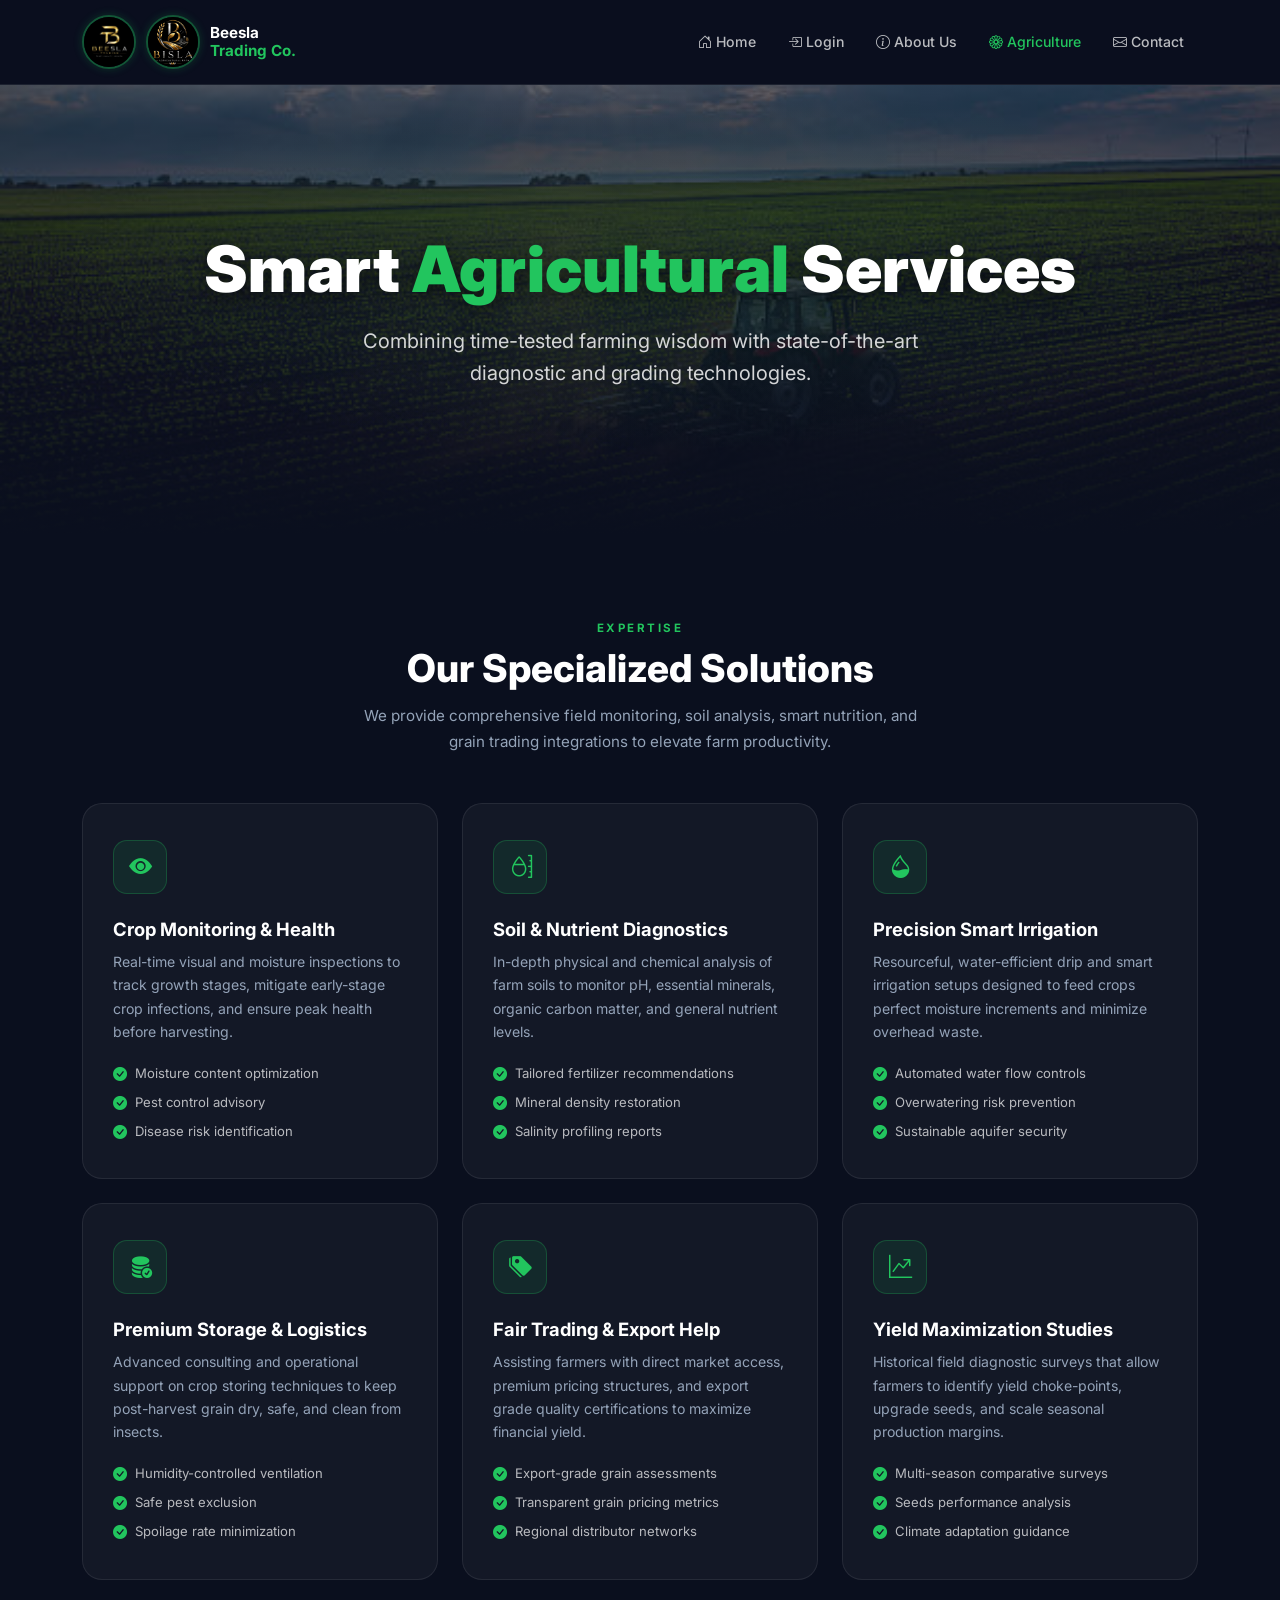
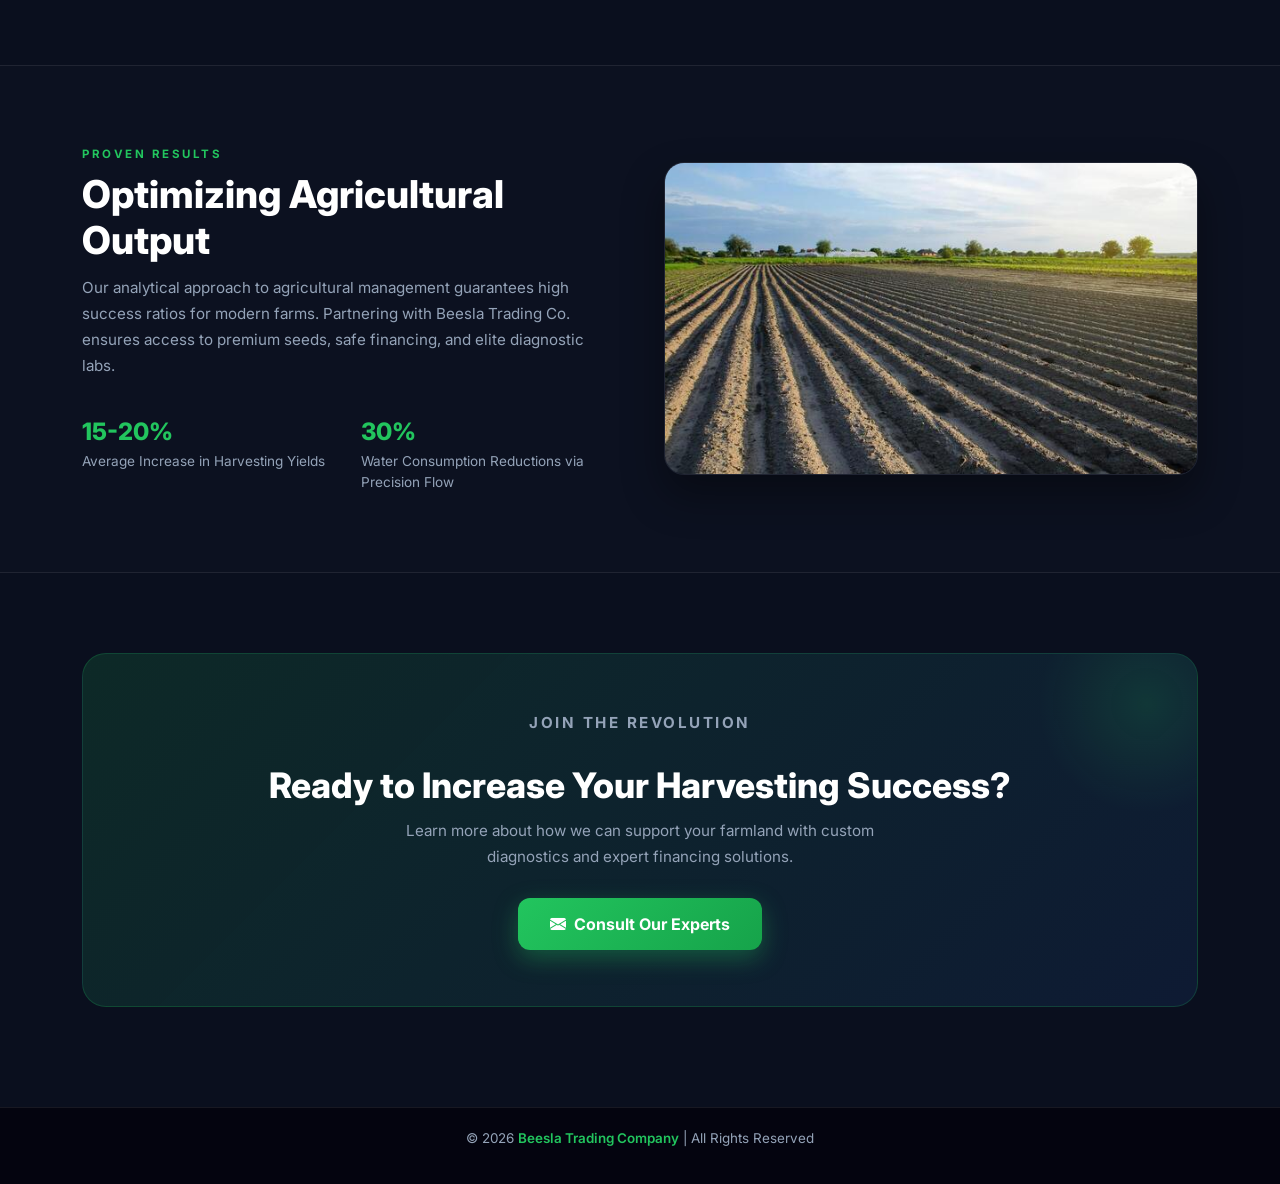
<file: agriculture.html>
<!DOCTYPE html>
<html lang="en">

<head>
    <meta charset="UTF-8">
    <meta name="viewport" content="width=device-width, initial-scale=1.0">
    <title>Agriculture Services – Beesla Trading Company</title>
    <meta name="description" content="Explore Bisla Agricultural Farm services including crop health monitoring, advanced soil testing, smart irrigation, and expert trading support.">

    <!-- Bootstrap 5 -->
    <link href="https://cdn.jsdelivr.net/npm/bootstrap@5.3.0/dist/css/bootstrap.min.css" rel="stylesheet">
    <!-- Google Fonts -->
    <link href="https://fonts.googleapis.com/css2?family=Inter:wght@300;400;500;600;700;800;900&display=swap" rel="stylesheet">
    <!-- Bootstrap Icons -->
    <link href="https://cdn.jsdelivr.net/npm/bootstrap-icons@1.11.3/font/bootstrap-icons.min.css" rel="stylesheet">
    <!-- Shared animations -->
    <link rel="stylesheet" href="./animations.css">

    <style>
        :root {
            --green:   #22c55e;
            --green2:  #16a34a;
            --blue:    #3b82f6;
            --dark:    #0a0f1e;
            --card-bg: rgba(255,255,255,0.04);
            --border:  rgba(255,255,255,0.08);
            --muted:   #94a3b8;
        }

        *, *::before, *::after { box-sizing: border-box; margin: 0; padding: 0; }

        body {
            font-family: 'Inter', sans-serif;
            background: var(--dark);
            color: #e2e8f0;
            overflow-x: hidden;
        }

        /* ── Navbar ── */
        .navbar {
            background: rgba(10,15,30,0.9);
            backdrop-filter: blur(14px);
            border-bottom: 1px solid var(--border);
            padding: 10px 0;
            position: sticky;
            top: 0;
            z-index: 1000;
            transition: background 0.3s;
        }

        .logo-wrapper { display: flex; align-items: center; gap: 10px; flex-shrink: 0; }

        .box, .box2 {
            border-radius: 50%; overflow: hidden; flex-shrink: 0;
            border: 2px solid rgba(34,197,94,0.4);
            box-shadow: 0 0 10px rgba(34,197,94,0.2);
            width: 54px; height: 54px;
        }

        .box  { animation: Rotate  15s linear infinite; }
        .box2 { animation: Rotate1 15s linear infinite backwards; animation-direction: reverse; }

        .box img, .box2 img { width: 100%; height: 100%; object-fit: cover; display: block; }

        @keyframes Rotate  { 0%,25%{transform:rotateY(0deg)} 30%,70%{transform:rotateY(90deg)} 75%,100%{transform:rotateY(0deg)} }
        @keyframes Rotate1 { 0%,30%{transform:rotateY(90deg)} 35%,65%{transform:rotateY(0deg)} 70%,100%{transform:rotateY(90deg)} }

        .brand-text { font-size: .95rem; font-weight: 700; color: #fff; line-height: 1.2; }
        .brand-text span { color: var(--green); }

        .nav-link {
            color: rgba(255,255,255,0.72) !important;
            font-size: .88rem;
            font-weight: 500;
            padding: 6px 14px !important;
            border-radius: 8px;
            transition: color .2s, background .2s;
        }

        .nav-link:hover { color: #fff !important; background: rgba(34,197,94,0.12); }
        .nav-link.active-page { color: var(--green) !important; }

        .navbar-toggler { border-color: rgba(255,255,255,0.2); }
        .navbar-toggler:focus { box-shadow: none; }

        /* ── Hero Section ── */
        .hero {
            min-height: 50vh;
            background: linear-gradient(180deg, rgba(10,15,30,0.65) 0%, var(--dark) 100%), url(./image/farmimg1.jpg) center/cover no-repeat;
            position: relative;
            display: flex;
            align-items: center;
            text-align: center;
        }

        .hero::after {
            content: '';
            position: absolute; inset: 0;
            background: radial-gradient(ellipse 70% 60% at 50% 40%, rgba(34,197,94,0.08) 0%, transparent 70%);
            pointer-events: none;
        }

        .hero-content { position: relative; z-index: 2; padding: 0 20px; }

        .hero h1 {
            font-size: clamp(2.2rem, 6vw, 4rem);
            font-weight: 900;
            color: #fff;
            text-shadow: 0 4px 20px rgba(0,0,0,0.5);
            animation: heroSlideUp .75s cubic-bezier(.16,1,.3,1) 0.15s both;
        }

        .hero h1 span { color: var(--green); }

        .hero p {
            font-size: clamp(1.02rem, 2.5vw, 1.25rem);
            color: rgba(255,255,255,0.82);
            max-width: 600px;
            margin: 18px auto 0;
            line-height: 1.6;
            animation: heroSlideUp .75s cubic-bezier(.16,1,.3,1) 0.3s both;
        }

        /* ── Section Header ── */
        .eyebrow {
            font-size: .72rem; font-weight: 700; letter-spacing: 2.5px;
            text-transform: uppercase; color: var(--green); margin-bottom: 8px;
        }

        .sec-title {
            font-size: clamp(1.6rem, 4vw, 2.4rem);
            font-weight: 800; color: #fff; margin-bottom: 12px;
        }

        .sec-sub { font-size: .95rem; color: var(--muted); max-width: 580px; line-height: 1.7; }

        /* ── Services Cards ── */
        .service-card {
            background: var(--card-bg);
            border: 1px solid var(--border);
            border-radius: 20px;
            padding: 36px 30px;
            height: 100%;
            transition: transform .3s, box-shadow .3s, border-color .3s;
            position: relative;
            overflow: hidden;
            display: flex;
            flex-direction: column;
            justify-content: space-between;
        }

        .service-card::before {
            content: '';
            position: absolute; top: 0; left: 0; right: 0; height: 2px;
            background: linear-gradient(90deg, transparent, var(--green), transparent);
            opacity: 0; transition: opacity .3s;
        }

        .service-card:hover {
            transform: translateY(-8px);
            box-shadow: 0 24px 48px rgba(0,0,0,0.4);
            border-color: rgba(34,197,94,0.3);
        }

        .service-card:hover::before { opacity: 1; }

        .service-icon {
            width: 54px; height: 54px;
            background: rgba(34,197,94,0.1);
            border: 1px solid rgba(34,197,94,0.25);
            border-radius: 14px;
            display: flex; align-items: center; justify-content: center;
            font-size: 1.45rem; color: var(--green);
            margin-bottom: 24px;
        }

        .service-card h4 { font-weight: 700; color: #fff; font-size: 1.15rem; margin-bottom: 10px; }
        .service-card p { font-size: .88rem; color: var(--muted); line-height: 1.65; margin-bottom: 20px; }

        .service-features {
            list-style: none; padding: 0; margin: 0;
            display: flex; flex-direction: column; gap: 8px;
        }

        .service-features li {
            font-size: .82rem; color: rgba(255,255,255,0.7);
            display: flex; align-items: center; gap: 8px;
        }

        .service-features li i {
            color: var(--green); font-size: .88rem;
        }

        /* ── Stats Highlight ── */
        .stats-section {
            background: rgba(255,255,255,0.01);
            border-top: 1px solid var(--border);
            border-bottom: 1px solid var(--border);
            padding: 80px 0;
        }

        .stats-image {
            border-radius: 20px;
            border: 1px solid var(--border);
            box-shadow: 0 20px 40px rgba(0,0,0,0.4);
            overflow: hidden;
        }

        .stats-image img {
            width: 100%; height: auto; display: block;
            transition: transform 0.5s ease;
        }

        .stats-image:hover img {
            transform: scale(1.03);
        }

        /* ── Call To Action ── */
        .cta-banner {
            background: linear-gradient(135deg, rgba(34,197,94,0.15), rgba(59,130,246,0.1));
            border: 1px solid rgba(34,197,94,0.2);
            border-radius: 24px; padding: 56px 40px;
            text-align: center; position: relative; overflow: hidden;
        }

        .cta-banner::before {
            content: '';
            position: absolute; top: -60px; right: -60px;
            width: 220px; height: 220px; border-radius: 50%;
            background: radial-gradient(circle, rgba(34,197,94,0.15), transparent 70%);
            pointer-events: none;
        }

        .cta-banner h2 { font-size: clamp(1.5rem, 3.5vw, 2.2rem); font-weight: 800; color: #fff; margin-bottom: 12px; }
        .cta-banner p { color: var(--muted); font-size: .95rem; max-width: 480px; margin: 0 auto 28px; line-height: 1.7; }

        .btn-hero-primary {
            background: linear-gradient(135deg, var(--green), var(--green2));
            color: #fff; border: none; padding: 14px 32px;
            border-radius: 12px; font-weight: 700; font-size: 1rem;
            box-shadow: 0 8px 24px rgba(34,197,94,0.35);
            transition: transform .2s, box-shadow .2s;
            text-decoration: none; display: inline-flex; align-items: center; gap: 8px;
        }

        .btn-hero-primary:hover { transform: translateY(-3px); box-shadow: 0 14px 32px rgba(34,197,94,0.5); color: #fff; }

        /* ── Footer ── */
        footer {
            background: rgba(5, 5, 15, 0.95);
            border-top: 1px solid var(--border);
            padding: 20px; text-align: center;
            color: var(--muted); font-size: .84rem;
        }

        footer span { color: var(--green); font-weight: 600; }

        /* ── Responsive ── */
        @media (max-width: 767px) {
            .navbar-collapse {
                background: rgba(5,5,15,0.96);
                border-radius: 0 0 14px 14px; padding: 12px 16px; margin-top: 8px;
                border: 1px solid var(--border); border-top: none;
            }
            .hero { min-height: 40vh; }
        }
    </style>
</head>

<body>

    <!-- Navbar -->
    <nav class="navbar navbar-expand-lg navbar-dark">
        <div class="container">
            <div class="logo-wrapper navbar-brand">
                <div class="box"><img src="./image/beesla t logo.jpeg" alt="Beesla Logo"></div>
                <div class="box2"><img src="./image/farmlogo.jpg" alt="Farm Logo"></div>
                <div class="brand-text">Beesla<br><span>Trading Co.</span></div>
            </div>
            <button class="navbar-toggler" data-bs-toggle="collapse" data-bs-target="#menu" aria-controls="menu" aria-expanded="false" aria-label="Toggle navigation">
                <span class="navbar-toggler-icon"></span>
            </button>
            <div class="collapse navbar-collapse" id="menu">
                <ul class="navbar-nav ms-auto gap-1">
                    <li class="nav-item"><a class="nav-link" href="./index.html"><i class="bi bi-house-door me-1"></i>Home</a></li>
                    <li class="nav-item"><a class="nav-link" href="./Login.html"><i class="bi bi-box-arrow-in-right me-1"></i>Login</a></li>
                    <li class="nav-item"><a class="nav-link" href="./aboutUs.html"><i class="bi bi-info-circle me-1"></i>About Us</a></li>
                    <li class="nav-item"><a class="nav-link active-page" href="./agriculture.html"><i class="bi bi-flower1 me-1"></i>Agriculture</a></li>
                    <li class="nav-item"><a class="nav-link" href="./contact.html"><i class="bi bi-envelope me-1"></i>Contact</a></li>
                </ul>
            </div>
        </div>
    </nav>

    <!-- Hero -->
    <section class="hero">
        <div class="container hero-content">
            <h1>Smart <span>Agricultural</span> Services</h1>
            <p>Combining time-tested farming wisdom with state-of-the-art diagnostic and grading technologies.</p>
        </div>
    </section>

    <!-- Services Grid -->
    <section style="padding: 85px 0;">
        <div class="container">
            <div class="text-center mb-5 reveal">
                <p class="eyebrow">Expertise</p>
                <h2 class="sec-title">Our Specialized Solutions</h2>
                <p class="sec-sub mx-auto">We provide comprehensive field monitoring, soil analysis, smart nutrition, and grain trading integrations to elevate farm productivity.</p>
            </div>

            <div class="row g-4">
                <!-- Service 1 -->
                <div class="col-md-6 col-lg-4 reveal reveal-delay-1">
                    <div class="service-card">
                        <div>
                            <div class="service-icon"><i class="bi bi-eye-fill"></i></div>
                            <h4>Crop Monitoring & Health</h4>
                            <p>Real-time visual and moisture inspections to track growth stages, mitigate early-stage crop infections, and ensure peak health before harvesting.</p>
                        </div>
                        <ul class="service-features">
                            <li><i class="bi bi-check-circle-fill"></i> Moisture content optimization</li>
                            <li><i class="bi bi-check-circle-fill"></i> Pest control advisory</li>
                            <li><i class="bi bi-check-circle-fill"></i> Disease risk identification</li>
                        </ul>
                    </div>
                </div>

                <!-- Service 2 -->
                <div class="col-md-6 col-lg-4 reveal reveal-delay-2">
                    <div class="service-card">
                        <div>
                            <div class="service-icon"><i class="bi bi-moisture"></i></div>
                            <h4>Soil & Nutrient Diagnostics</h4>
                            <p>In-depth physical and chemical analysis of farm soils to monitor pH, essential minerals, organic carbon matter, and general nutrient levels.</p>
                        </div>
                        <ul class="service-features">
                            <li><i class="bi bi-check-circle-fill"></i> Tailored fertilizer recommendations</li>
                            <li><i class="bi bi-check-circle-fill"></i> Mineral density restoration</li>
                            <li><i class="bi bi-check-circle-fill"></i> Salinity profiling reports</li>
                        </ul>
                    </div>
                </div>

                <!-- Service 3 -->
                <div class="col-md-6 col-lg-4 reveal reveal-delay-3">
                    <div class="service-card">
                        <div>
                            <div class="service-icon"><i class="bi bi-droplet-half"></i></div>
                            <h4>Precision Smart Irrigation</h4>
                            <p>Resourceful, water-efficient drip and smart irrigation setups designed to feed crops perfect moisture increments and minimize overhead waste.</p>
                        </div>
                        <ul class="service-features">
                            <li><i class="bi bi-check-circle-fill"></i> Automated water flow controls</li>
                            <li><i class="bi bi-check-circle-fill"></i> Overwatering risk prevention</li>
                            <li><i class="bi bi-check-circle-fill"></i> Sustainable aquifer security</li>
                        </ul>
                    </div>
                </div>

                <!-- Service 4 -->
                <div class="col-md-6 col-lg-4 reveal reveal-delay-1">
                    <div class="service-card">
                        <div>
                            <div class="service-icon"><i class="bi bi-database-fill-check"></i></div>
                            <h4>Premium Storage & Logistics</h4>
                            <p>Advanced consulting and operational support on crop storing techniques to keep post-harvest grain dry, safe, and clean from insects.</p>
                        </div>
                        <ul class="service-features">
                            <li><i class="bi bi-check-circle-fill"></i> Humidity-controlled ventilation</li>
                            <li><i class="bi bi-check-circle-fill"></i> Safe pest exclusion</li>
                            <li><i class="bi bi-check-circle-fill"></i> Spoilage rate minimization</li>
                        </ul>
                    </div>
                </div>

                <!-- Service 5 -->
                <div class="col-md-6 col-lg-4 reveal reveal-delay-2">
                    <div class="service-card">
                        <div>
                            <div class="service-icon"><i class="bi bi-tags-fill"></i></div>
                            <h4>Fair Trading & Export Help</h4>
                            <p>Assisting farmers with direct market access, premium pricing structures, and export grade quality certifications to maximize financial yield.</p>
                        </div>
                        <ul class="service-features">
                            <li><i class="bi bi-check-circle-fill"></i> Export-grade grain assessments</li>
                            <li><i class="bi bi-check-circle-fill"></i> Transparent grain pricing metrics</li>
                            <li><i class="bi bi-check-circle-fill"></i> Regional distributor networks</li>
                        </ul>
                    </div>
                </div>

                <!-- Service 6 -->
                <div class="col-md-6 col-lg-4 reveal reveal-delay-3">
                    <div class="service-card">
                        <div>
                            <div class="service-icon"><i class="bi bi-graph-up-arrow"></i></div>
                            <h4>Yield Maximization Studies</h4>
                            <p>Historical field diagnostic surveys that allow farmers to identify yield choke-points, upgrade seeds, and scale seasonal production margins.</p>
                        </div>
                        <ul class="service-features">
                            <li><i class="bi bi-check-circle-fill"></i> Multi-season comparative surveys</li>
                            <li><i class="bi bi-check-circle-fill"></i> Seeds performance analysis</li>
                            <li><i class="bi bi-check-circle-fill"></i> Climate adaptation guidance</li>
                        </ul>
                    </div>
                </div>
            </div>
        </div>
    </section>

    <!-- Detailed Stats Highlight -->
    <section class="stats-section">
        <div class="container">
            <div class="row align-items-center g-5">
                <div class="col-lg-6 reveal">
                    <p class="eyebrow">Proven Results</p>
                    <h2 class="sec-title">Optimizing Agricultural Output</h2>
                    <p class="sec-sub">Our analytical approach to agricultural management guarantees high success ratios for modern farms. Partnering with Beesla Trading Co. ensures access to premium seeds, safe financing, and elite diagnostic labs.</p>
                    
                    <div class="row g-4 mt-3">
                        <div class="col-6">
                            <h4 style="color:var(--green); font-weight:800; margin-bottom:4px;">15-20%</h4>
                            <p style="font-size:.85rem; color:var(--muted); margin:0;">Average Increase in Harvesting Yields</p>
                        </div>
                        <div class="col-6">
                            <h4 style="color:var(--green); font-weight:800; margin-bottom:4px;">30%</h4>
                            <p style="font-size:.85rem; color:var(--muted); margin:0;">Water Consumption Reductions via Precision Flow</p>
                        </div>
                    </div>
                </div>
                <div class="col-lg-6 reveal reveal-delay-2">
                    <div class="stats-image">
                        <img src="./image/farmimg3.jpg" alt="Smart agriculture field">
                    </div>
                </div>
            </div>
        </div>
    </section>

    <!-- CTA Section -->
    <section style="padding: 80px 0 100px;">
        <div class="container">
            <div class="cta-banner reveal">
                <p class="eyebrow">Join the Revolution</p>
                <h2>Ready to Increase Your Harvesting Success?</h2>
                <p>Learn more about how we can support your farmland with custom diagnostics and expert financing solutions.</p>
                <div class="d-flex gap-3 justify-content-center flex-wrap">
                    <a href="./contact.html" class="btn-hero-primary"><i class="bi bi-envelope-fill"></i> Consult Our Experts</a>
                </div>
            </div>
        </div>
    </section>

    <!-- Footer -->
    <footer>
        <p>© 2026 <span>Beesla Trading Company</span> | All Rights Reserved</p>
    </footer>

    <!-- Bootstrap JS -->
    <script src="https://cdn.jsdelivr.net/npm/bootstrap@5.3.0/dist/js/bootstrap.bundle.min.js"></script>
    <script>
        // Scroll reveal
        const obs = new IntersectionObserver((entries) => {
            entries.forEach(e => { if (e.isIntersecting) { e.target.classList.add('revealed'); obs.unobserve(e.target); } });
        }, { threshold: 0.12 });
        document.querySelectorAll('.reveal').forEach(el => obs.observe(el));

        // Sticky navbar tint
        window.addEventListener('scroll', () => {
            document.querySelector('.navbar').style.background =
                window.scrollY > 60 ? 'rgba(5,8,20,0.98)' : 'rgba(10,15,30,0.9)';
        });
    </script>
</body>

</html>
</file>
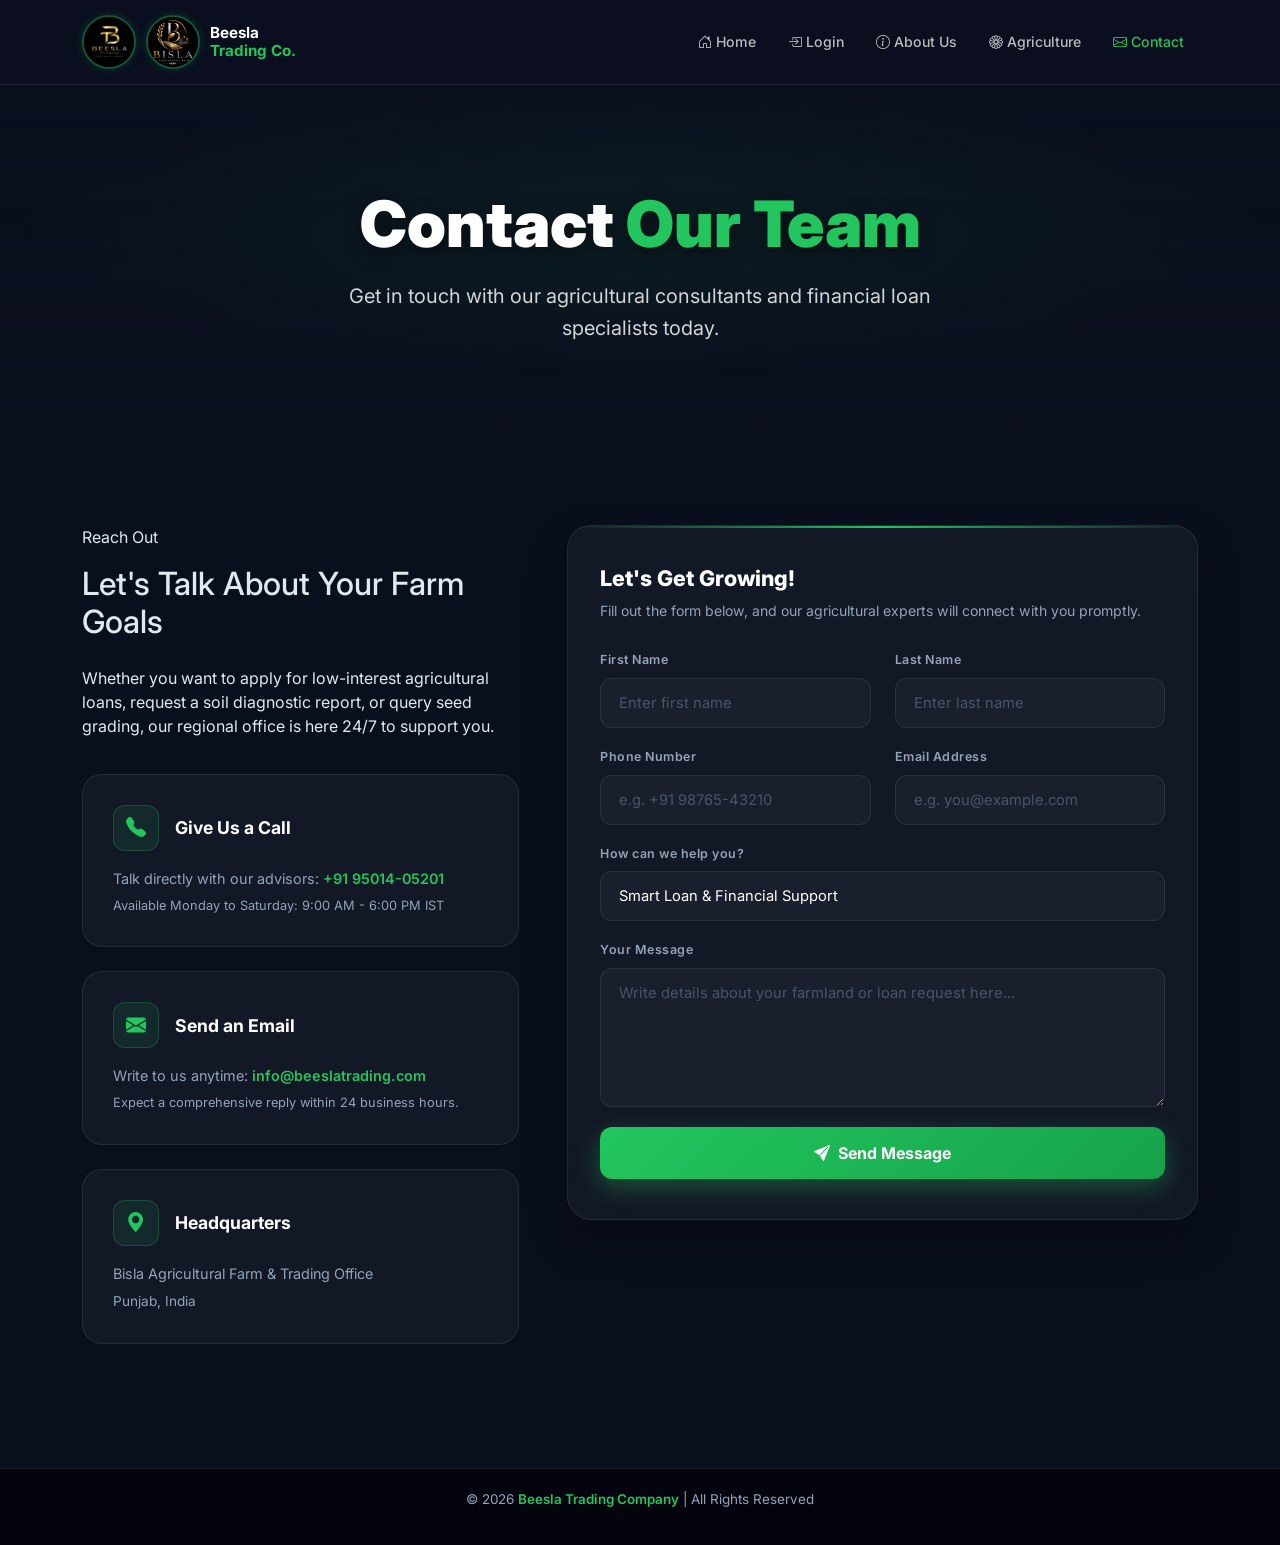
<file: contact.html>
<!DOCTYPE html>
<html lang="en">

<head>
    <meta charset="UTF-8">
    <meta name="viewport" content="width=device-width, initial-scale=1.0">
    <title>Contact Us – Beesla Trading Company</title>
    <meta name="description" content="Reach out to Beesla Trading Company for customized loans, crop quality inspections, and expert agricultural services.">

    <!-- Bootstrap 5 -->
    <link href="https://cdn.jsdelivr.net/npm/bootstrap@5.3.0/dist/css/bootstrap.min.css" rel="stylesheet">
    <!-- Google Fonts -->
    <link href="https://fonts.googleapis.com/css2?family=Inter:wght@300;400;500;600;700;800;900&display=swap" rel="stylesheet">
    <!-- Bootstrap Icons -->
    <link href="https://cdn.jsdelivr.net/npm/bootstrap-icons@1.11.3/font/bootstrap-icons.min.css" rel="stylesheet">
    <!-- Shared animations -->
    <link rel="stylesheet" href="./animations.css">

    <style>
        :root {
            --green:   #22c55e;
            --green2:  #16a34a;
            --blue:    #3b82f6;
            --dark:    #0a0f1e;
            --card-bg: rgba(255,255,255,0.04);
            --border:  rgba(255,255,255,0.08);
            --muted:   #94a3b8;
        }

        *, *::before, *::after { box-sizing: border-box; margin: 0; padding: 0; }

        body {
            font-family: 'Inter', sans-serif;
            background: var(--dark);
            color: #e2e8f0;
            overflow-x: hidden;
        }

        /* ── Navbar ── */
        .navbar {
            background: rgba(10,15,30,0.9);
            backdrop-filter: blur(14px);
            border-bottom: 1px solid var(--border);
            padding: 10px 0;
            position: sticky;
            top: 0;
            z-index: 1000;
            transition: background 0.3s;
        }

        .logo-wrapper { display: flex; align-items: center; gap: 10px; flex-shrink: 0; }

        .box, .box2 {
            border-radius: 50%; overflow: hidden; flex-shrink: 0;
            border: 2px solid rgba(34,197,94,0.4);
            box-shadow: 0 0 10px rgba(34,197,94,0.2);
            width: 54px; height: 54px;
        }

        .box  { animation: Rotate  15s linear infinite; }
        .box2 { animation: Rotate1 15s linear infinite backwards; animation-direction: reverse; }

        .box img, .box2 img { width: 100%; height: 100%; object-fit: cover; display: block; }

        @keyframes Rotate  { 0%,25%{transform:rotateY(0deg)} 30%,70%{transform:rotateY(90deg)} 75%,100%{transform:rotateY(0deg)} }
        @keyframes Rotate1 { 0%,30%{transform:rotateY(90deg)} 35%,65%{transform:rotateY(0deg)} 70%,100%{transform:rotateY(90deg)} }

        .brand-text { font-size: .95rem; font-weight: 700; color: #fff; line-height: 1.2; }
        .brand-text span { color: var(--green); }

        .nav-link {
            color: rgba(255,255,255,0.72) !important;
            font-size: .88rem;
            font-weight: 500;
            padding: 6px 14px !important;
            border-radius: 8px;
            transition: color .2s, background .2s;
        }

        .nav-link:hover { color: #fff !important; background: rgba(34,197,94,0.12); }
        .nav-link.active-page { color: var(--green) !important; }

        .navbar-toggler { border-color: rgba(255,255,255,0.2); }
        .navbar-toggler:focus { box-shadow: none; }

        /* ── Hero / Contact Intro ── */
        .hero {
            min-height: 40vh;
            background: linear-gradient(180deg, rgba(10,15,30,0.7) 0%, var(--dark) 100%), url('https://images.unsplash.com/photo-1501004318641-b39e6451bec6?auto=format&fit=crop&q=80&w=1200') center/cover no-repeat;
            position: relative;
            display: flex;
            align-items: center;
            text-align: center;
        }

        .hero::after {
            content: '';
            position: absolute; inset: 0;
            background: radial-gradient(ellipse 70% 60% at 50% 40%, rgba(34,197,94,0.08) 0%, transparent 70%);
            pointer-events: none;
        }

        .hero-content { position: relative; z-index: 2; padding: 0 20px; }

        .hero h1 {
            font-size: clamp(2.2rem, 6vw, 4rem);
            font-weight: 900;
            color: #fff;
            text-shadow: 0 4px 20px rgba(0,0,0,0.5);
            animation: heroSlideUp .75s cubic-bezier(.16,1,.3,1) 0.15s both;
        }

        .hero h1 span { color: var(--green); }

        .hero p {
            font-size: clamp(1.02rem, 2.5vw, 1.25rem);
            color: rgba(255,255,255,0.82);
            max-width: 600px;
            margin: 18px auto 0;
            line-height: 1.6;
            animation: heroSlideUp .75s cubic-bezier(.16,1,.3,1) 0.3s both;
        }

        /* ── Info Cards ── */
        .contact-info-card {
            background: var(--card-bg);
            border: 1px solid var(--border);
            border-radius: 20px;
            padding: 30px;
            margin-bottom: 24px;
            transition: transform 0.3s, border-color 0.3s, box-shadow 0.3s;
        }

        .contact-info-card:hover {
            transform: translateY(-5px);
            border-color: rgba(34,197,94,0.25);
            box-shadow: 0 15px 30px rgba(0,0,0,0.3);
        }

        .info-header {
            display: flex;
            align-items: center;
            gap: 16px;
            margin-bottom: 16px;
        }

        .info-icon {
            width: 46px; height: 46px;
            background: rgba(34,197,94,0.1);
            border: 1px solid rgba(34,197,94,0.25);
            border-radius: 12px;
            display: flex; align-items: center; justify-content: center;
            font-size: 1.25rem; color: var(--green);
        }

        .contact-info-card h4 { font-weight: 700; color: #fff; font-size: 1.1rem; margin: 0; }
        .contact-info-card p { font-size: 0.9rem; color: var(--muted); margin: 0; line-height: 1.6; }
        .contact-info-card a { color: var(--green); text-decoration: none; font-weight: 600; }
        .contact-info-card a:hover { text-decoration: underline; }

        /* ── Form Card ── */
        .form-card {
            background: var(--card-bg);
            border: 1px solid var(--border);
            border-radius: 24px;
            padding: 40px 32px;
            box-shadow: 0 20px 40px rgba(0,0,0,0.3);
            position: relative;
            overflow: hidden;
        }

        .form-card::before {
            content: '';
            position: absolute; top: 0; left: 0; right: 0; height: 2px;
            background: linear-gradient(90deg, transparent, var(--green), transparent);
        }

        .form-card h3 { font-weight: 800; color: #fff; font-size: 1.35rem; margin-bottom: 8px; }
        .form-card p { font-size: 0.88rem; color: var(--muted); margin-bottom: 30px; }

        .form-group-custom {
            position: relative;
            margin-bottom: 20px;
        }

        .form-group-custom label {
            display: block;
            font-size: 0.78rem;
            font-weight: 600;
            color: var(--muted);
            margin-bottom: 8px;
            letter-spacing: 0.5px;
        }

        .form-control {
            background: rgba(255, 255, 255, 0.03);
            border: 1px solid var(--border);
            color: #fff;
            padding: 13px 18px;
            border-radius: 12px;
            font-size: 0.92rem;
            transition: border-color 0.25s, box-shadow 0.25s, background 0.25s;
        }

        .form-control::placeholder { color: #4a5568; }

        .form-control:focus {
            background: rgba(34, 197, 94, 0.05);
            color: #fff;
            border-color: var(--green);
            box-shadow: 0 0 0 3px rgba(34, 197, 94, 0.2);
            outline: none;
        }

        /* ── Submit Button ── */
        .btn-submit {
            background: linear-gradient(135deg, var(--green), var(--green2));
            color: #fff; border: none; padding: 14px;
            border-radius: 12px; font-weight: 700; font-size: 1rem;
            box-shadow: 0 8px 24px rgba(34,197,94,0.35);
            transition: transform .2s, box-shadow .2s;
            width: 100%; display: flex; align-items: center; justify-content: center; gap: 8px;
        }

        .btn-submit:hover {
            transform: translateY(-2px);
            box-shadow: 0 12px 28px rgba(34,197,94,0.5);
            color: #fff;
        }

        /* ── Footer ── */
        footer {
            background: rgba(5, 5, 15, 0.95);
            border-top: 1px solid var(--border);
            padding: 20px; text-align: center;
            color: var(--muted); font-size: .84rem;
        }

        footer span { color: var(--green); font-weight: 600; }

        /* ── Responsive ── */
        @media (max-width: 767px) {
            .navbar-collapse {
                background: rgba(5,5,15,0.96);
                border-radius: 0 0 14px 14px; padding: 12px 16px; margin-top: 8px;
                border: 1px solid var(--border); border-top: none;
            }
            .hero { min-height: 35vh; }
            .form-card { padding: 30px 20px; }
        }
    </style>
</head>

<body>

    <!-- Navbar -->
    <nav class="navbar navbar-expand-lg navbar-dark">
        <div class="container">
            <div class="logo-wrapper navbar-brand">
                <div class="box"><img src="./image/beesla t logo.jpeg" alt="Beesla Logo"></div>
                <div class="box2"><img src="./image/farmlogo.jpg" alt="Farm Logo"></div>
                <div class="brand-text">Beesla<br><span>Trading Co.</span></div>
            </div>
            <button class="navbar-toggler" data-bs-toggle="collapse" data-bs-target="#menu" aria-controls="menu" aria-expanded="false" aria-label="Toggle navigation">
                <span class="navbar-toggler-icon"></span>
            </button>
            <div class="collapse navbar-collapse" id="menu">
                <ul class="navbar-nav ms-auto gap-1">
                    <li class="nav-item"><a class="nav-link" href="./index.html"><i class="bi bi-house-door me-1"></i>Home</a></li>
                    <li class="nav-item"><a class="nav-link" href="./Login.html"><i class="bi bi-box-arrow-in-right me-1"></i>Login</a></li>
                    <li class="nav-item"><a class="nav-link" href="./aboutUs.html"><i class="bi bi-info-circle me-1"></i>About Us</a></li>
                    <li class="nav-item"><a class="nav-link" href="./agriculture.html"><i class="bi bi-flower1 me-1"></i>Agriculture</a></li>
                    <li class="nav-item"><a class="nav-link active-page" href="./contact.html"><i class="bi bi-envelope me-1"></i>Contact</a></li>
                </ul>
            </div>
        </div>
    </nav>

    <!-- Hero -->
    <section class="hero">
        <div class="container hero-content">
            <h1>Contact <span>Our Team</span></h1>
            <p>Get in touch with our agricultural consultants and financial loan specialists today.</p>
        </div>
    </section>

    <!-- Contact Section -->
    <section style="padding: 80px 0 100px;">
        <div class="container">
            <div class="row g-5">

                <!-- Left Side Info -->
                <div class="col-lg-5 reveal">
                    <p class="eyebrow">Reach Out</p>
                    <h2 class="sec-title" style="margin-bottom: 24px;">Let's Talk About Your Farm Goals</h2>
                    <p class="sec-sub" style="margin-bottom: 36px;">Whether you want to apply for low-interest agricultural loans, request a soil diagnostic report, or query seed grading, our regional office is here 24/7 to support you.</p>

                    <!-- Phone Card -->
                    <div class="contact-info-card">
                        <div class="info-header">
                            <div class="info-icon"><i class="bi bi-telephone-fill"></i></div>
                            <h4>Give Us a Call</h4>
                        </div>
                        <p>Talk directly with our advisors: <a href="tel:+919501405201">+91 95014-05201</a></p>
                        <p style="font-size: 0.8rem; margin-top: 6px;">Available Monday to Saturday: 9:00 AM - 6:00 PM IST</p>
                    </div>

                    <!-- Email Card -->
                    <div class="contact-info-card">
                        <div class="info-header">
                            <div class="info-icon"><i class="bi bi-envelope-fill"></i></div>
                            <h4>Send an Email</h4>
                        </div>
                        <p>Write to us anytime: <a href="mailto:info@beeslatrading.com">info@beeslatrading.com</a></p>
                        <p style="font-size: 0.8rem; margin-top: 6px;">Expect a comprehensive reply within 24 business hours.</p>
                    </div>

                    <!-- Address Card -->
                    <div class="contact-info-card">
                        <div class="info-header">
                            <div class="info-icon"><i class="bi bi-geo-alt-fill"></i></div>
                            <h4>Headquarters</h4>
                        </div>
                        <p>Bisla Agricultural Farm &amp; Trading Office</p>
                        <p style="font-size: 0.85rem; margin-top: 6px;">Punjab, India</p>
                    </div>
                </div>

                <!-- Right Side Form -->
                <div class="col-lg-7 reveal reveal-delay-2">
                    <div class="form-card">
                        <h3>Let's Get Growing!</h3>
                        <p>Fill out the form below, and our agricultural experts will connect with you promptly.</p>

                        <form id="contactForm" onsubmit="event.preventDefault(); alert('Thank you! Your message has been sent successfully. Our team will contact you soon.'); this.reset();">
                            <div class="row">
                                <div class="col-md-6 form-group-custom">
                                    <label for="firstName">First Name</label>
                                    <input type="text" id="firstName" class="form-control" placeholder="Enter first name" required>
                                </div>
                                <div class="col-md-6 form-group-custom">
                                    <label for="lastName">Last Name</label>
                                    <input type="text" id="lastName" class="form-control" placeholder="Enter last name" required>
                                </div>
                            </div>

                            <div class="row">
                                <div class="col-md-6 form-group-custom">
                                    <label for="phone">Phone Number</label>
                                    <input type="tel" id="phone" class="form-control" placeholder="e.g. +91 98765-43210" required>
                                </div>
                                <div class="col-md-6 form-group-custom">
                                    <label for="email">Email Address</label>
                                    <input type="email" id="email" class="form-control" placeholder="e.g. you@example.com" required>
                                </div>
                            </div>

                            <div class="form-group-custom">
                                <label for="subject">How can we help you?</label>
                                <select id="subject" class="form-control" style="background: rgba(255,255,255,0.03); color: #fff;">
                                    <option value="loans" style="background: var(--dark); color:#fff;">Smart Loan &amp; Financial Support</option>
                                    <option value="soil" style="background: var(--dark); color:#fff;">Soil Diagnostics &amp; Health Checks</option>
                                    <option value="irrigation" style="background: var(--dark); color:#fff;">Precision Irrigation Integration</option>
                                    <option value="trading" style="background: var(--dark); color:#fff;">Premium Grain Trading &amp; Exports</option>
                                    <option value="other" style="background: var(--dark); color:#fff;">Other Inquiry</option>
                                </select>
                            </div>

                            <div class="form-group-custom">
                                <label for="message">Your Message</label>
                                <textarea id="message" class="form-control" rows="5" placeholder="Write details about your farmland or loan request here..." required></textarea>
                            </div>

                            <button type="submit" class="btn-submit">
                                <i class="bi bi-send-fill"></i> Send Message
                            </button>
                        </form>
                    </div>
                </div>

            </div>
        </div>
    </section>

    <!-- Footer -->
    <footer>
        <p>© 2026 <span>Beesla Trading Company</span> | All Rights Reserved</p>
    </footer>

    <!-- Bootstrap JS -->
    <script src="https://cdn.jsdelivr.net/npm/bootstrap@5.3.0/dist/js/bootstrap.bundle.min.js"></script>
    <script>
        // Scroll reveal
        const obs = new IntersectionObserver((entries) => {
            entries.forEach(e => { if (e.isIntersecting) { e.target.classList.add('revealed'); obs.unobserve(e.target); } });
        }, { threshold: 0.12 });
        document.querySelectorAll('.reveal').forEach(el => obs.observe(el));

        // Sticky navbar tint
        window.addEventListener('scroll', () => {
            document.querySelector('.navbar').style.background =
                window.scrollY > 60 ? 'rgba(5,8,20,0.98)' : 'rgba(10,15,30,0.9)';
        });
    </script>
</body>

</html>
</file>
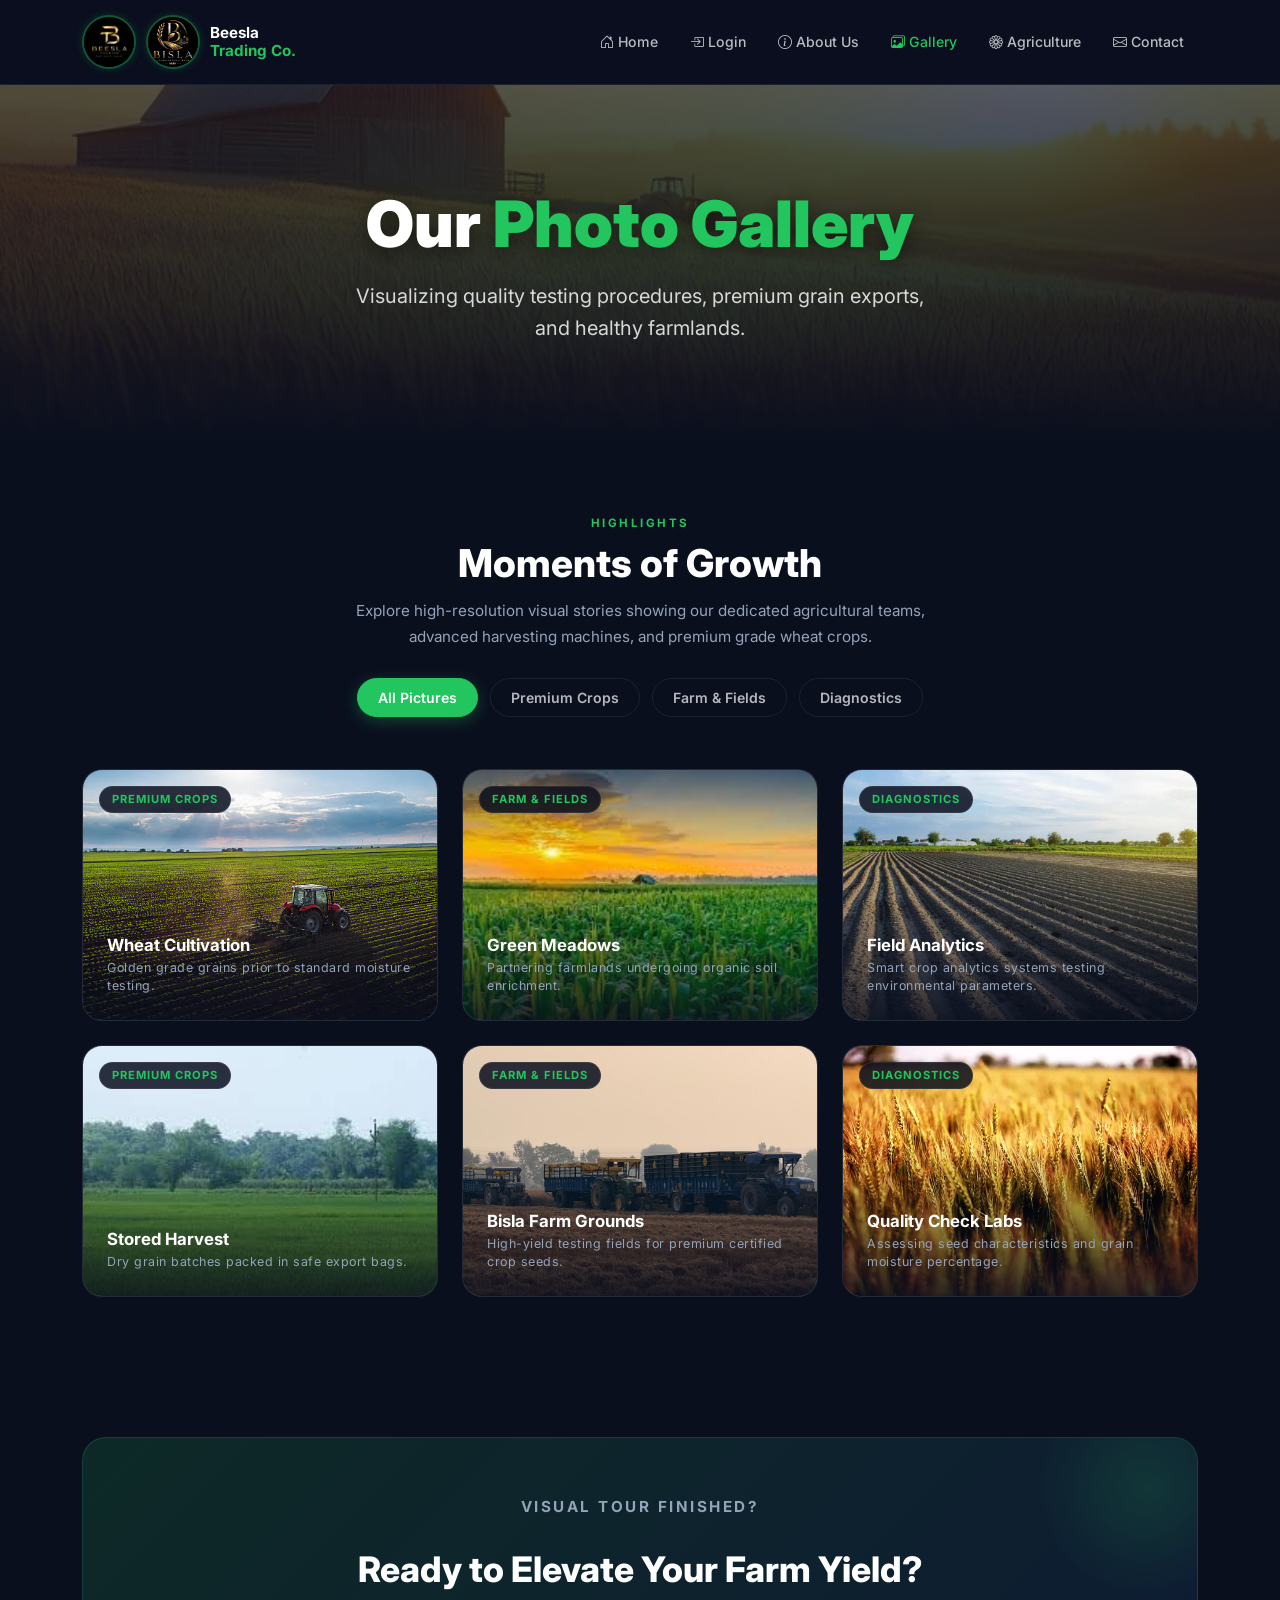
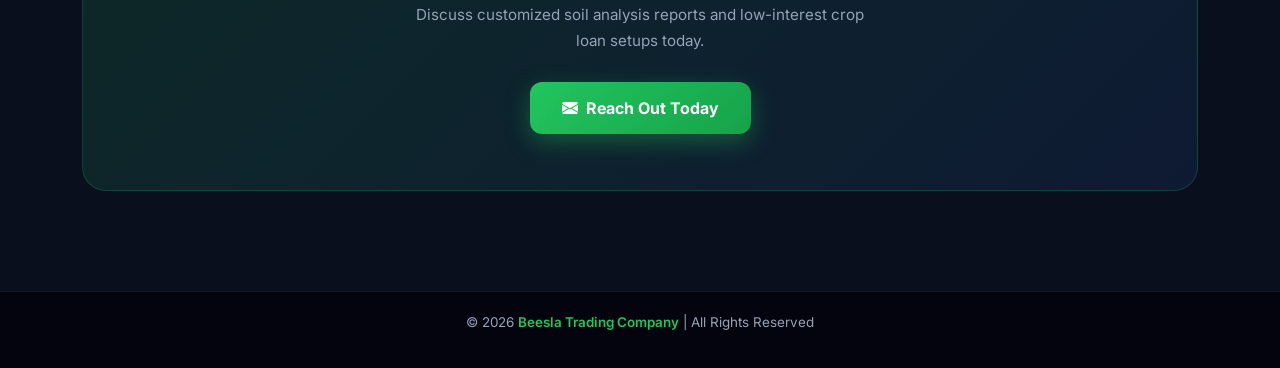
<file: gallary.html>
<!DOCTYPE html>
<html lang="en">

<head>
    <meta charset="UTF-8">
    <meta name="viewport" content="width=device-width, initial-scale=1.0">
    <title>Gallery – Beesla Trading Company</title>
    <meta name="description" content="Browse our agricultural gallery featuring high quality crops, smart farming setups, harvest processes, and modern logistics.">

    <!-- Bootstrap 5 -->
    <link href="https://cdn.jsdelivr.net/npm/bootstrap@5.3.0/dist/css/bootstrap.min.css" rel="stylesheet">
    <!-- Google Fonts -->
    <link href="https://fonts.googleapis.com/css2?family=Inter:wght@300;400;500;600;700;800;900&display=swap" rel="stylesheet">
    <!-- Bootstrap Icons -->
    <link href="https://cdn.jsdelivr.net/npm/bootstrap-icons@1.11.3/font/bootstrap-icons.min.css" rel="stylesheet">
    <!-- Shared animations -->
    <link rel="stylesheet" href="./animations.css">

    <style>
        :root {
            --green:   #22c55e;
            --green2:  #16a34a;
            --blue:    #3b82f6;
            --dark:    #0a0f1e;
            --card-bg: rgba(255,255,255,0.04);
            --border:  rgba(255,255,255,0.08);
            --muted:   #94a3b8;
        }

        *, *::before, *::after { box-sizing: border-box; margin: 0; padding: 0; }

        body {
            font-family: 'Inter', sans-serif;
            background: var(--dark);
            color: #e2e8f0;
            overflow-x: hidden;
        }

        /* ── Navbar ── */
        .navbar {
            background: rgba(10,15,30,0.9);
            backdrop-filter: blur(14px);
            border-bottom: 1px solid var(--border);
            padding: 10px 0;
            position: sticky;
            top: 0;
            z-index: 1000;
            transition: background 0.3s;
        }

        .logo-wrapper { display: flex; align-items: center; gap: 10px; flex-shrink: 0; }

        .box, .box2 {
            border-radius: 50%; overflow: hidden; flex-shrink: 0;
            border: 2px solid rgba(34,197,94,0.4);
            box-shadow: 0 0 10px rgba(34,197,94,0.2);
            width: 54px; height: 54px;
        }

        .box  { animation: Rotate  15s linear infinite; }
        .box2 { animation: Rotate1 15s linear infinite backwards; animation-direction: reverse; }

        .box img, .box2 img { width: 100%; height: 100%; object-fit: cover; display: block; }

        @keyframes Rotate  { 0%,25%{transform:rotateY(0deg)} 30%,70%{transform:rotateY(90deg)} 75%,100%{transform:rotateY(0deg)} }
        @keyframes Rotate1 { 0%,30%{transform:rotateY(90deg)} 35%,65%{transform:rotateY(0deg)} 70%,100%{transform:rotateY(90deg)} }

        .brand-text { font-size: .95rem; font-weight: 700; color: #fff; line-height: 1.2; }
        .brand-text span { color: var(--green); }

        .nav-link {
            color: rgba(255,255,255,0.72) !important;
            font-size: .88rem;
            font-weight: 500;
            padding: 6px 14px !important;
            border-radius: 8px;
            transition: color .2s, background .2s;
        }

        .nav-link:hover { color: #fff !important; background: rgba(34,197,94,0.12); }
        .nav-link.active-page { color: var(--green) !important; }

        .navbar-toggler { border-color: rgba(255,255,255,0.2); }
        .navbar-toggler:focus { box-shadow: none; }

        /* ── Hero ── */
        .hero {
            min-height: 40vh;
            background: linear-gradient(180deg, rgba(10,15,30,0.7) 0%, var(--dark) 100%), url(./image/about\ us\ back\ 1.webp) center/cover no-repeat;
            position: relative;
            display: flex;
            align-items: center;
            text-align: center;
        }

        .hero::after {
            content: '';
            position: absolute; inset: 0;
            background: radial-gradient(ellipse 70% 60% at 50% 40%, rgba(34,197,94,0.08) 0%, transparent 70%);
            pointer-events: none;
        }

        .hero-content { position: relative; z-index: 2; padding: 0 20px; }

        .hero h1 {
            font-size: clamp(2.2rem, 6vw, 4rem);
            font-weight: 900;
            color: #fff;
            text-shadow: 0 4px 20px rgba(0,0,0,0.5);
            animation: heroSlideUp .75s cubic-bezier(.16,1,.3,1) 0.15s both;
        }

        .hero h1 span { color: var(--green); }

        .hero p {
            font-size: clamp(1.02rem, 2.5vw, 1.25rem);
            color: rgba(255,255,255,0.82);
            max-width: 600px;
            margin: 18px auto 0;
            line-height: 1.6;
            animation: heroSlideUp .75s cubic-bezier(.16,1,.3,1) 0.3s both;
        }

        /* ── Section Header ── */
        .eyebrow {
            font-size: .72rem; font-weight: 700; letter-spacing: 2.5px;
            text-transform: uppercase; color: var(--green); margin-bottom: 8px;
        }

        .sec-title {
            font-size: clamp(1.6rem, 4vw, 2.4rem);
            font-weight: 800; color: #fff; margin-bottom: 12px;
        }

        .sec-sub { font-size: .95rem; color: var(--muted); max-width: 580px; line-height: 1.7; }

        /* ── Filter Buttons ── */
        .filter-btn {
            background: transparent;
            color: rgba(255,255,255,0.7);
            border: 1px solid var(--border);
            padding: 8px 20px;
            border-radius: 50px;
            font-size: 0.88rem;
            font-weight: 600;
            transition: all 0.25s ease;
            margin: 4px;
        }

        .filter-btn:hover, .filter-btn.active {
            background: var(--green);
            color: #fff;
            border-color: var(--green);
            box-shadow: 0 4px 15px rgba(34,197,94,0.3);
        }

        /* ── Gallery Cards ── */
        .gallery-item {
            display: block;
            transition: all 0.4s ease;
        }

        .gallery-card {
            background: var(--card-bg);
            border: 1px solid var(--border);
            border-radius: 20px;
            overflow: hidden;
            position: relative;
            transition: transform 0.35s cubic-bezier(0.16, 1, 0.3, 1), box-shadow 0.35s ease;
            height: 100%;
        }

        .gallery-card:hover {
            transform: translateY(-6px);
            box-shadow: 0 20px 40px rgba(0,0,0,0.4);
            border-color: rgba(34,197,94,0.25);
        }

        .gallery-image-wrapper {
            position: relative;
            height: 250px;
            overflow: hidden;
        }

        .gallery-image-wrapper img {
            width: 100%; height: 100%; object-fit: cover;
            transition: transform 0.5s ease;
        }

        .gallery-card:hover .gallery-image-wrapper img {
            transform: scale(1.06);
        }

        .gallery-overlay {
            position: absolute; inset: 0;
            background: linear-gradient(0deg, rgba(10,15,30,0.85) 0%, rgba(10,15,30,0) 60%);
            display: flex; align-items: flex-end;
            padding: 24px;
        }

        .gallery-details h5 { font-weight: 700; color: #fff; font-size: 1.05rem; margin-bottom: 4px; }
        .gallery-details p { font-size: 0.78rem; color: var(--muted); margin: 0; letter-spacing: 0.5px; }

        .tag-badge {
            position: absolute; top: 16px; left: 16px;
            background: rgba(10, 15, 30, 0.85);
            backdrop-filter: blur(8px);
            border: 1px solid var(--border);
            color: var(--green);
            font-size: 0.7rem; font-weight: 700; letter-spacing: 1px;
            padding: 4px 12px; border-radius: 50px;
            text-transform: uppercase;
        }

        /* ── Call To Action ── */
        .cta-banner {
            background: linear-gradient(135deg, rgba(34,197,94,0.15), rgba(59,130,246,0.1));
            border: 1px solid rgba(34,197,94,0.2);
            border-radius: 24px; padding: 56px 40px;
            text-align: center; position: relative; overflow: hidden;
        }

        .cta-banner::before {
            content: '';
            position: absolute; top: -60px; right: -60px;
            width: 220px; height: 220px; border-radius: 50%;
            background: radial-gradient(circle, rgba(34,197,94,0.15), transparent 70%);
            pointer-events: none;
        }

        .cta-banner h2 { font-size: clamp(1.5rem, 3.5vw, 2.2rem); font-weight: 800; color: #fff; margin-bottom: 12px; }
        .cta-banner p { color: var(--muted); font-size: .95rem; max-width: 480px; margin: 0 auto 28px; line-height: 1.7; }

        .btn-hero-primary {
            background: linear-gradient(135deg, var(--green), var(--green2));
            color: #fff; border: none; padding: 14px 32px;
            border-radius: 12px; font-weight: 700; font-size: 1rem;
            box-shadow: 0 8px 24px rgba(34,197,94,0.35);
            transition: transform .2s, box-shadow .2s;
            text-decoration: none; display: inline-flex; align-items: center; gap: 8px;
        }

        .btn-hero-primary:hover { transform: translateY(-3px); box-shadow: 0 14px 32px rgba(34,197,94,0.5); color: #fff; }

        /* ── Footer ── */
        footer {
            background: rgba(5, 5, 15, 0.95);
            border-top: 1px solid var(--border);
            padding: 20px; text-align: center;
            color: var(--muted); font-size: .84rem;
        }

        footer span { color: var(--green); font-weight: 600; }

        /* ── Responsive ── */
        @media (max-width: 767px) {
            .navbar-collapse {
                background: rgba(5,5,15,0.96);
                border-radius: 0 0 14px 14px; padding: 12px 16px; margin-top: 8px;
                border: 1px solid var(--border); border-top: none;
            }
            .hero { min-height: 35vh; }
            .gallery-image-wrapper { height: 210px; }
        }
    </style>
</head>

<body>

    <!-- Navbar -->
    <nav class="navbar navbar-expand-lg navbar-dark">
        <div class="container">
            <div class="logo-wrapper navbar-brand">
                <div class="box"><img src="./image/beesla t logo.jpeg" alt="Beesla Logo"></div>
                <div class="box2"><img src="./image/farmlogo.jpg" alt="Farm Logo"></div>
                <div class="brand-text">Beesla<br><span>Trading Co.</span></div>
            </div>
            <button class="navbar-toggler" data-bs-toggle="collapse" data-bs-target="#menu" aria-controls="menu" aria-expanded="false" aria-label="Toggle navigation">
                <span class="navbar-toggler-icon"></span>
            </button>
            <div class="collapse navbar-collapse" id="menu">
                <ul class="navbar-nav ms-auto gap-1">
                    <li class="nav-item"><a class="nav-link" href="./index.html"><i class="bi bi-house-door me-1"></i>Home</a></li>
                    <li class="nav-item"><a class="nav-link" href="./Login.html"><i class="bi bi-box-arrow-in-right me-1"></i>Login</a></li>
                    <li class="nav-item"><a class="nav-link" href="./aboutUs.html"><i class="bi bi-info-circle me-1"></i>About Us</a></li>
                    <li class="nav-item"><a class="nav-link active-page" href="./gallary.html"><i class="bi bi-images me-1"></i>Gallery</a></li>
                    <li class="nav-item"><a class="nav-link" href="./agriculture.html"><i class="bi bi-flower1 me-1"></i>Agriculture</a></li>
                    <li class="nav-item"><a class="nav-link" href="./contact.html"><i class="bi bi-envelope me-1"></i>Contact</a></li>
                </ul>
            </div>
        </div>
    </nav>

    <!-- Hero -->
    <section class="hero">
        <div class="container hero-content">
            <h1>Our <span>Photo Gallery</span></h1>
            <p>Visualizing quality testing procedures, premium grain exports, and healthy farmlands.</p>
        </div>
    </section>

    <!-- Gallery Grid -->
    <section style="padding: 70px 0 90px;">
        <div class="container">
            <div class="text-center mb-5 reveal">
                <p class="eyebrow">Highlights</p>
                <h2 class="sec-title">Moments of Growth</h2>
                <p class="sec-sub mx-auto">Explore high-resolution visual stories showing our dedicated agricultural teams, advanced harvesting machines, and premium grade wheat crops.</p>

                <!-- Filter Controls -->
                <div class="d-flex justify-content-center flex-wrap mt-4 gap-1">
                    <button class="filter-btn active" onclick="filterGallery('all')">All Pictures</button>
                    <button class="filter-btn" onclick="filterGallery('crops')">Premium Crops</button>
                    <button class="filter-btn" onclick="filterGallery('farm')">Farm &amp; Fields</button>
                    <button class="filter-btn" onclick="filterGallery('diagnostics')">Diagnostics</button>
                </div>
            </div>

            <div class="row g-4 justify-content-center">
                <!-- Card 1 -->
                <div class="col-sm-6 col-md-4 gallery-item crops reveal reveal-delay-1">
                    <div class="gallery-card">
                        <div class="gallery-image-wrapper">
                            <span class="tag-badge">Premium crops</span>
                            <img src="./image/farmimg1.jpg" alt="Wheat field harvest close up">
                            <div class="gallery-overlay">
                                <div class="gallery-details">
                                    <h5>Wheat Cultivation</h5>
                                    <p>Golden grade grains prior to standard moisture testing.</p>
                                </div>
                            </div>
                        </div>
                    </div>
                </div>

                <!-- Card 2 -->
                <div class="col-sm-6 col-md-4 gallery-item farm reveal reveal-delay-2">
                    <div class="gallery-card">
                        <div class="gallery-image-wrapper">
                            <span class="tag-badge">Farm &amp; Fields</span>
                            <img src="./image/farmimg2.jfif" alt="Healthy green fields">
                            <div class="gallery-overlay">
                                <div class="gallery-details">
                                    <h5>Green Meadows</h5>
                                    <p>Partnering farmlands undergoing organic soil enrichment.</p>
                                </div>
                            </div>
                        </div>
                    </div>
                </div>

                <!-- Card 3 -->
                <div class="col-sm-6 col-md-4 gallery-item diagnostics reveal reveal-delay-3">
                    <div class="gallery-card">
                        <div class="gallery-image-wrapper">
                            <span class="tag-badge">Diagnostics</span>
                            <img src="./image/farmimg3.jpg" alt="Automated agricultural monitoring">
                            <div class="gallery-overlay">
                                <div class="gallery-details">
                                    <h5>Field Analytics</h5>
                                    <p>Smart crop analytics systems testing environmental parameters.</p>
                                </div>
                            </div>
                        </div>
                    </div>
                </div>

                <!-- Card 4 -->
                <div class="col-sm-6 col-md-4 gallery-item crops reveal reveal-delay-1">
                    <div class="gallery-card">
                        <div class="gallery-image-wrapper">
                            <span class="tag-badge">Premium Crops</span>
                            <img src="./image/farmimg4.jfif" alt="Post harvest grain bags ready">
                            <div class="gallery-overlay">
                                <div class="gallery-details">
                                    <h5>Stored Harvest</h5>
                                    <p>Dry grain batches packed in safe export bags.</p>
                                </div>
                            </div>
                        </div>
                    </div>
                </div>

                <!-- Card 5 -->
                <div class="col-sm-6 col-md-4 gallery-item farm reveal reveal-delay-2">
                    <div class="gallery-card">
                        <div class="gallery-image-wrapper">
                            <span class="tag-badge">Farm &amp; Fields</span>
                            <img src="./image/gallary 1.jpg" alt="Rich farm view">
                            <div class="gallery-overlay">
                                <div class="gallery-details">
                                    <h5>Bisla Farm Grounds</h5>
                                    <p>High-yield testing fields for premium certified crop seeds.</p>
                                </div>
                            </div>
                        </div>
                    </div>
                </div>

                <!-- Card 6 -->
                <div class="col-sm-6 col-md-4 gallery-item diagnostics reveal reveal-delay-3">
                    <div class="gallery-card">
                        <div class="gallery-image-wrapper">
                            <span class="tag-badge">Diagnostics</span>
                            <img src="./image/istockphoto-1051196760-640x640.jpg" alt="Moisture diagnostics testing">
                            <div class="gallery-overlay">
                                <div class="gallery-details">
                                    <h5>Quality Check Labs</h5>
                                    <p>Assessing seed characteristics and grain moisture percentage.</p>
                                </div>
                            </div>
                        </div>
                    </div>
                </div>
            </div>
        </div>
    </section>

    <!-- CTA Section -->
    <section style="padding: 50px 0 100px;">
        <div class="container">
            <div class="cta-banner reveal">
                <p class="eyebrow">Visual Tour Finished?</p>
                <h2>Ready to Elevate Your Farm Yield?</h2>
                <p>Discuss customized soil analysis reports and low-interest crop loan setups today.</p>
                <div class="d-flex gap-3 justify-content-center flex-wrap">
                    <a href="./contact.html" class="btn-hero-primary"><i class="bi bi-envelope-fill"></i> Reach Out Today</a>
                </div>
            </div>
        </div>
    </section>

    <!-- Footer -->
    <footer>
        <p>© 2026 <span>Beesla Trading Company</span> | All Rights Reserved</p>
    </footer>

    <!-- Bootstrap JS -->
    <script src="https://cdn.jsdelivr.net/npm/bootstrap@5.3.0/dist/js/bootstrap.bundle.min.js"></script>
    <script>
        // Scroll reveal
        const obs = new IntersectionObserver((entries) => {
            entries.forEach(e => { if (e.isIntersecting) { e.target.classList.add('revealed'); obs.unobserve(e.target); } });
        }, { threshold: 0.12 });
        document.querySelectorAll('.reveal').forEach(el => obs.observe(el));

        // Sticky navbar tint
        window.addEventListener('scroll', () => {
            document.querySelector('.navbar').style.background =
                window.scrollY > 60 ? 'rgba(5,8,20,0.98)' : 'rgba(10,15,30,0.9)';
        });

        // Filter Gallery items
        function filterGallery(category) {
            // Update active state on button
            const buttons = document.querySelectorAll('.filter-btn');
            buttons.forEach(btn => {
                btn.classList.remove('active');
                if (btn.getAttribute('onclick').includes(category)) {
                    btn.classList.add('active');
                }
            });

            // Filter items with scale transitions
            const items = document.querySelectorAll('.gallery-item');
            items.forEach(item => {
                if (category === 'all' || item.classList.contains(category)) {
                    item.style.display = 'block';
                    setTimeout(() => {
                        item.style.transform = 'scale(1)';
                        item.style.opacity = '1';
                    }, 50);
                } else {
                    item.style.transform = 'scale(0.85)';
                    item.style.opacity = '0';
                    setTimeout(() => {
                        item.style.display = 'none';
                    }, 300);
                }
            });
        }
    </script>
</body>

</html>
</file>
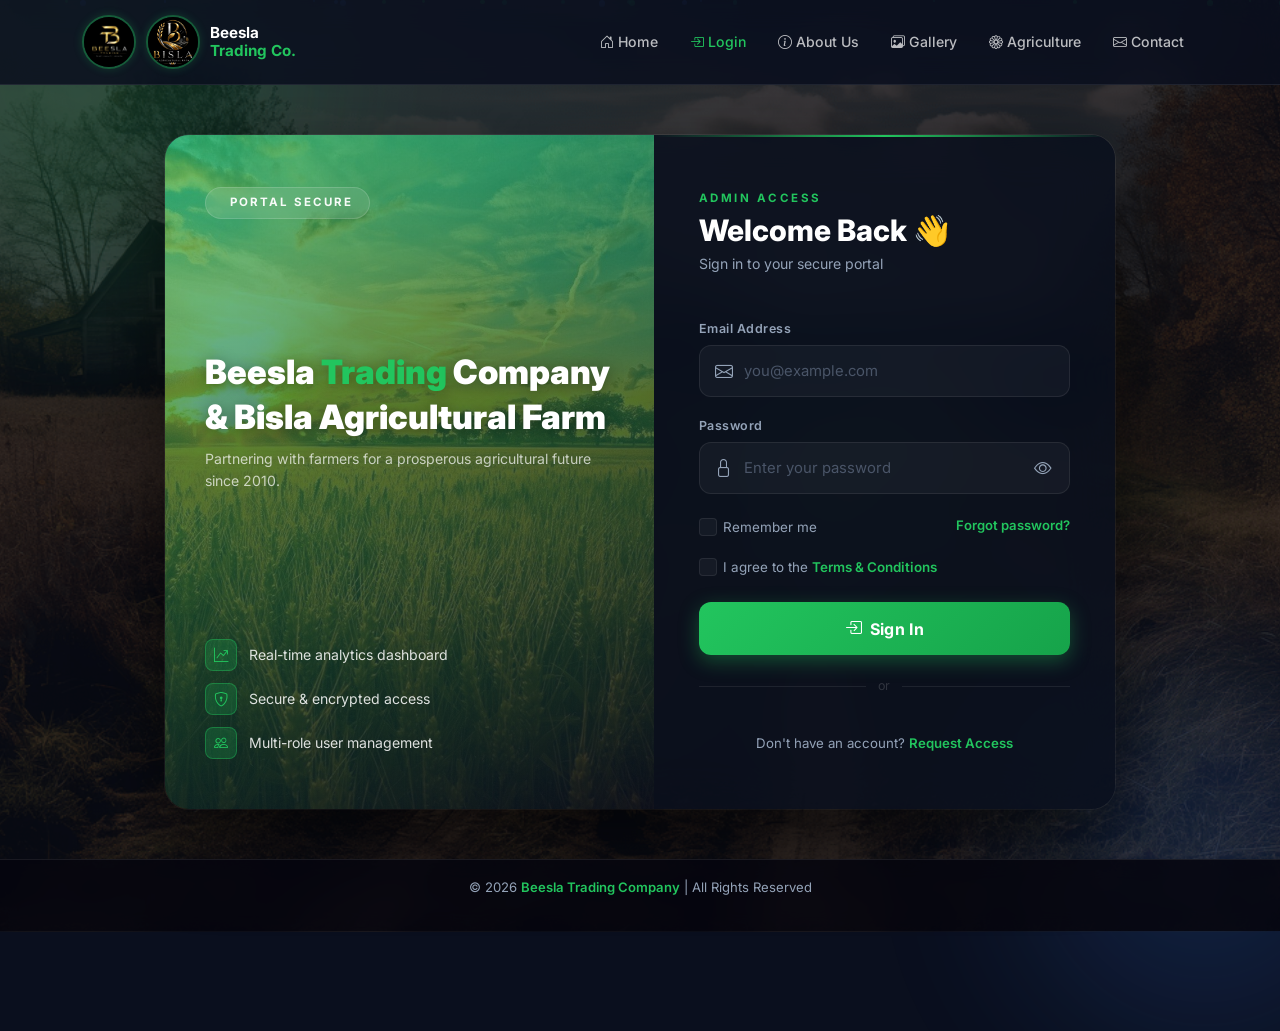
<file: Login.html>
<!DOCTYPE html>
<html lang="en">

<head>
    <meta charset="UTF-8">
    <meta name="viewport" content="width=device-width, initial-scale=1.0">
    <title>Login — Beesla Trading Company</title>
    <meta name="description" content="Secure admin login portal for Beesla Trading Company & Bisla Agricultural Farm.">

    <!-- Bootstrap 5 -->
    <link href="https://cdn.jsdelivr.net/npm/bootstrap@5.3.0/dist/css/bootstrap.min.css" rel="stylesheet">
    <!-- Google Fonts -->
    <link href="https://fonts.googleapis.com/css2?family=Inter:wght@300;400;500;600;700;800;900&display=swap" rel="stylesheet">
    <!-- Bootstrap Icons -->
    <link href="https://cdn.jsdelivr.net/npm/bootstrap-icons@1.11.3/font/bootstrap-icons.min.css" rel="stylesheet">
    <!-- Shared animations -->
    <link rel="stylesheet" href="./animations.css">

    <style>
        *, *::before, *::after { box-sizing: border-box; margin: 0; padding: 0; }

        :root {
            --green:     #22c55e;
            --green2:    #16a34a;
            --blue:      #3b82f6;
            --accent:    #22c55e;
            --accent2:   #3b82f6;
            --accent3:   #10b981;
            --dark:      #0a0f1e;
            --card-bg:   rgba(10, 15, 30, 0.75);
            --input-bg:  rgba(255,255,255,0.04);
            --border:    rgba(255,255,255,0.08);
            --text-muted:#94a3b8;
        }

        body {
            font-family: 'Inter', sans-serif;
            min-height: 100vh;
            display: flex;
            flex-direction: column;
            background: var(--dark);
            overflow-x: hidden;
            position: relative;
        }

        /* ── Animated gradient background ── */
        body::before {
            content: '';
            position: fixed;
            inset: 0;
            background:
                radial-gradient(ellipse 80% 60% at 20% 10%, rgba(34,197,94,0.18) 0%, transparent 55%),
                radial-gradient(ellipse 60% 50% at 80% 80%, rgba(59,130,246,0.15) 0%, transparent 55%),
                url(./image/login\ bg\ farm.jpg) center/cover no-repeat;
            background-blend-mode: normal, normal, normal;
            z-index: 0;
        }

        body::after {
            content: '';
            position: fixed;
            inset: 0;
            background: rgba(5, 8, 20, 0.78);
            z-index: 1;
        }

        /* ── Floating orbs ── */
        .orb {
            position: fixed;
            border-radius: 50%;
            filter: blur(90px);
            opacity: 0.16;
            pointer-events: none;
            z-index: 2;
            animation: floatOrb 15s ease-in-out infinite alternate;
        }
        .orb1 { width: 450px; height: 450px; background: var(--green); top: -150px; left: -150px; animation-duration: 18s; }
        .orb2 { width: 350px; height: 350px; background: var(--blue); bottom: -100px; right: -100px; animation-duration: 14s; animation-delay: -5s; }
        .orb3 { width: 250px; height: 250px; background: #10b981; top: 35%; left: 55%; animation-duration: 12s; animation-delay: -8s; }

        @keyframes floatOrb {
            from { transform: translate(0, 0) scale(1); }
            to   { transform: translate(40px, 30px) scale(1.1); }
        }

        @keyframes shake {
            0%, 100% { transform: translateX(0); }
            20%, 60% { transform: translateX(-6px); }
            40%, 80% { transform: translateX(6px); }
        }

        /* ── Navbar ── */
        .navbar {
            background: rgba(10, 15, 30, 0.85);
            backdrop-filter: blur(14px);
            -webkit-backdrop-filter: blur(14px);
            border-bottom: 1px solid var(--border);
            padding: 10px 0;
            position: relative;
            z-index: 100;
        }

        .logo-wrapper { display: flex; align-items: center; gap: 10px; flex-shrink: 0; }

        .box, .box2 {
            width: 54px; height: 54px;
            border-radius: 50%;
            overflow: hidden;
            flex-shrink: 0;
            border: 2px solid rgba(34,197,94,0.4);
            box-shadow: 0 0 10px rgba(34,197,94,0.2);
        }
        .box  { animation: Rotate  15s linear infinite; }
        .box2 { animation: Rotate1 15s linear infinite backwards; animation-direction: reverse; }

        .box img, .box2 img { height: 100%; width: 100%; object-fit: cover; display: block; }

        @keyframes Rotate {
            0%,25%   { transform: rotateY(0deg); }
            30%,70%  { transform: rotateY(90deg); }
            75%,100% { transform: rotateY(0deg); }
        }
        @keyframes Rotate1 {
            0%,30%   { transform: rotateY(90deg); }
            35%,65%  { transform: rotateY(0deg); }
            70%,100% { transform: rotateY(90deg); }
        }

        .brand-text {
            font-size: .95rem;
            font-weight: 700;
            color: #fff;
            line-height: 1.2;
        }
        .brand-text span { color: var(--green); }

        .navbar-toggler { border-color: rgba(255,255,255,0.2); }
        .navbar-toggler:focus { box-shadow: none; }

        .nav-link {
            color: rgba(255,255,255,0.72) !important;
            font-size: .88rem;
            font-weight: 500;
            padding: 6px 14px !important;
            border-radius: 8px;
            transition: color .2s, background .2s;
        }
        .nav-link:hover {
            color: #fff !important;
            background: rgba(34,197,94,0.12);
        }
        .nav-link.active-page { color: var(--green) !important; }

        /* ── Page wrapper ── */
        .page-wrapper {
            flex: 1;
            display: flex;
            justify-content: center;
            align-items: center;
            padding: 50px 20px;
            position: relative;
            z-index: 10;
        }

        /* ── Login card ── */
        .login-card {
            display: flex;
            width: 100%;
            max-width: 950px;
            border-radius: 24px;
            overflow: hidden;
            box-shadow: 0 32px 80px rgba(0,0,0,0.6), 0 0 0 1px var(--border);
            animation: cardIn 0.8s cubic-bezier(.16,1,.3,1) both;
            background: rgba(10, 15, 30, 0.45);
            backdrop-filter: blur(25px);
            -webkit-backdrop-filter: blur(25px);
        }

        @keyframes cardIn {
            from { opacity: 0; transform: translateY(40px) scale(0.96); }
            to   { opacity: 1; transform: translateY(0) scale(1); }
        }

        /* ── Left decorative panel ── */
        .left-side {
            background: url(./image/login\ div.jpg) no-repeat center/cover;
            flex: 1.1;
            min-height: 480px;
            padding: 50px 40px;
            color: white;
            display: flex;
            flex-direction: column;
            justify-content: space-between;
            position: relative;
        }

        .left-side::before {
            content: '';
            position: absolute;
            inset: 0;
            background: linear-gradient(160deg, rgba(34,197,94,0.6) 0%, rgba(10,15,30,0.85) 100%);
            pointer-events: none;
        }

        .left-side > * { position: relative; z-index: 1; }

        .left-badge {
            display: inline-flex;
            align-items: center;
            gap: 8px;
            background: rgba(255,255,255,0.1);
            backdrop-filter: blur(10px);
            border: 1px solid rgba(255,255,255,0.15);
            border-radius: 50px;
            padding: 6px 16px;
            font-size: 0.72rem;
            font-weight: 700;
            letter-spacing: 2px;
            text-transform: uppercase;
            color: rgba(255,255,255,0.95);
        }
        .left-badge i { color: var(--green); font-size: 0.85rem; }

        .left-headline { font-size: clamp(1.4rem, 2.8vw, 2.1rem); font-weight: 900; line-height: 1.35; text-shadow: 0 2px 15px rgba(0,0,0,0.4); }
        .left-headline span { color: var(--green); }

        .left-sub { font-size: 0.88rem; color: rgba(255,255,255,0.7); line-height: 1.6; margin-top: 8px; }

        .feature-list { list-style: none; padding: 0; margin: 0; display: flex; flex-direction: column; gap: 12px; }
        .feature-list li {
            display: flex; align-items: center; gap: 12px;
            font-size: 0.88rem; color: rgba(255,255,255,0.85);
        }
        .feature-list li i {
            width: 32px; height: 32px;
            background: rgba(34,197,94,0.2);
            border: 1px solid rgba(34,197,94,0.4);
            border-radius: 8px;
            display: flex; align-items: center; justify-content: center;
            font-size: 0.9rem; color: var(--green);
            flex-shrink: 0;
        }

        /* ── Right form panel ── */
        .right-side {
            flex: 1;
            padding: 55px 45px;
            background: var(--card-bg);
            color: white;
            display: flex;
            flex-direction: column;
            justify-content: center;
            position: relative;
        }

        .right-side::before {
            content: '';
            position: absolute; top: 0; left: 0; right: 0; height: 2px;
            background: linear-gradient(90deg, transparent, var(--green), transparent);
        }

        .form-header { margin-bottom: 30px; }
        .form-header .eyebrow {
            font-size: 0.72rem;
            font-weight: 700;
            letter-spacing: 2.5px;
            text-transform: uppercase;
            color: var(--green);
            margin-bottom: 6px;
        }
        .form-header h2 { font-size: 1.85rem; font-weight: 800; color: #fff; margin-bottom: 4px; }
        .form-header p  { font-size: 0.88rem; color: var(--text-muted); }

        /* ── Input groups ── */
        .input-group-custom { position: relative; margin-bottom: 20px; }

        .input-icon {
            position: absolute;
            left: 16px;
            top: 50%;
            transform: translateY(-50%);
            color: var(--text-muted);
            font-size: 1.1rem;
            pointer-events: none;
            transition: color 0.25s;
            z-index: 2;
        }

        .form-control {
            background: var(--input-bg);
            border: 1px solid var(--border);
            color: #fff;
            padding: 14px 44px 14px 44px;
            border-radius: 12px;
            font-size: 0.93rem;
            font-family: 'Inter', sans-serif;
            transition: border-color 0.25s, box-shadow 0.25s, background 0.25s;
            width: 100%;
        }
        .form-control::placeholder { color: #4a5568; }
        .form-control:focus {
            background: rgba(34,197,94,0.06);
            color: #fff;
            border-color: var(--green);
            box-shadow: 0 0 0 3px rgba(34,197,94,0.2);
            outline: none;
        }
        .form-control:focus + .input-icon,
        .input-group-custom:focus-within .input-icon { color: var(--green); }

        /* Eye toggle */
        .eye-toggle {
            position: absolute;
            right: 14px;
            top: 50%;
            transform: translateY(-50%);
            background: none;
            border: none;
            color: var(--text-muted);
            cursor: pointer;
            font-size: 1.1rem;
            padding: 4px;
            z-index: 3;
            transition: color 0.2s;
        }
        .eye-toggle:hover { color: var(--green); }

        /* Label float effect */
        .field-label {
            display: block;
            font-size: 0.78rem;
            font-weight: 600;
            color: var(--text-muted);
            margin-bottom: 6px;
            letter-spacing: 0.5px;
        }

        /* ── Checkbox ── */
        .form-check { margin-bottom: 20px; }
        .form-check-input {
            background-color: var(--input-bg);
            border: 1px solid var(--border);
            border-radius: 5px;
            width: 18px; height: 18px;
            cursor: pointer;
        }
        .form-check-input:checked { background-color: var(--green); border-color: var(--green); }
        .form-check-label { font-size: 0.84rem; color: var(--text-muted); cursor: pointer; }
        .form-check-label a { color: var(--green); text-decoration: none; font-weight: 600; }
        .form-check-label a:hover { text-decoration: underline; }

        /* ── Login button ── */
        .btn-login {
            width: 100%;
            padding: 14px;
            border: none;
            border-radius: 12px;
            font-size: 1rem;
            font-weight: 700;
            font-family: 'Inter', sans-serif;
            color: #fff;
            background: linear-gradient(135deg, var(--green) 0%, var(--green2) 100%);
            box-shadow: 0 6px 20px rgba(34,197,94,0.35);
            cursor: pointer;
            transition: transform 0.18s, box-shadow 0.18s, background 0.25s;
            letter-spacing: 0.3px;
            display: flex;
            align-items: center;
            justify-content: center;
            gap: 8px;
            text-decoration: none;
        }
        .btn-login:hover {
            background: linear-gradient(135deg, #2ecc71 0%, #27ae60 100%);
            transform: translateY(-2px);
            box-shadow: 0 10px 28px rgba(34,197,94,0.45);
            color: #fff;
        }
        .btn-login:active { transform: translateY(0); box-shadow: 0 4px 16px rgba(34,197,94,0.3); }
        .btn-login i { font-size: 1.05rem; }

        /* ── Divider ── */
        .divider {
            display: flex;
            align-items: center;
            gap: 12px;
            margin: 22px 0;
            color: rgba(255,255,255,0.15);
            font-size: 0.78rem;
        }
        .divider::before, .divider::after {
            content: '';
            flex: 1;
            height: 1px;
            background: var(--border);
        }

        /* ── Footer links ── */
        .form-footer { text-align: center; margin-top: 16px; font-size: 0.83rem; color: var(--text-muted); }
        .form-footer a { color: var(--green); font-weight: 600; text-decoration: none; }
        .form-footer a:hover { text-decoration: underline; }

        /* Forgot password */
        .forgot-link { font-size: 0.82rem; color: var(--green); text-decoration: none; font-weight: 600; }
        .forgot-link:hover { text-decoration: underline; }

        /* ── Footer ── */
        footer {
            position: relative;
            z-index: 10;
            background: rgba(5,5,15,0.85);
            backdrop-filter: blur(10px);
            border-top: 1px solid var(--border);
            color: var(--text-muted);
            padding: 18px 20px;
            text-align: center;
            font-size: 0.82rem;
        }
        footer span { color: var(--green); font-weight: 600; }

        /* ── Floating particles ── */
        .particles { position: fixed; inset: 0; pointer-events: none; z-index: 3; overflow: hidden; }
        .particle {
            position: absolute;
            border-radius: 50%;
            background: rgba(34,197,94,0.5);
            animation: particleFloat linear infinite;
        }

        @keyframes particleFloat {
            0%   { transform: translateY(100vh) rotate(0deg); opacity: 0; }
            10%  { opacity: 1; }
            90%  { opacity: 0.4; }
            100% { transform: translateY(-10vh) rotate(720deg); opacity: 0; }
        }

        /* ── Responsive ── */
        @media (max-width: 991px) {
            .login-card { max-width: 760px; }
            .right-side { padding: 44px 36px; }
        }

        @media (max-width: 767px) {
            body::before { background-attachment: scroll; }

            .navbar-collapse {
                background: rgba(5,5,15,0.95);
                border-radius: 0 0 16px 16px;
                padding: 12px 16px 16px;
                margin-top: 8px;
                border: 1px solid var(--border);
                border-top: none;
            }
            .navbar-collapse .nav-link { border-bottom: 1px solid var(--border); border-radius: 0; }
            .navbar-collapse .nav-item:last-child .nav-link { border-bottom: none; }

            .login-card { flex-direction: column; border-radius: 20px; }

            .left-side { min-height: 200px; padding: 32px 28px; }
            .left-headline { font-size: 1.25rem; }
            .feature-list { display: none; }

            .right-side { padding: 36px 28px; }
            .form-header h2 { font-size: 1.6rem; }

            .page-wrapper { padding: 30px 14px 40px; align-items: flex-start; }
        }

        @media (max-width: 480px) {
            .right-side { padding: 30px 20px; }
            .form-header h2 { font-size: 1.45rem; }
        }
    </style>
</head>

<body>

    <!-- Floating orbs -->
    <div class="orb orb1"></div>
    <div class="orb orb2"></div>
    <div class="orb orb3"></div>

    <!-- Particles -->
    <div class="particles" id="particles"></div>

    <!-- ── Navbar ── -->
    <nav class="navbar navbar-expand-lg navbar-dark">
        <div class="container">
            <div class="logo-wrapper navbar-brand">
                <div class="box"><img src="./image/beesla t logo.jpeg" alt="Beesla Logo"></div>
                <div class="box2"><img src="./image/farmlogo.jpg" alt="Farm Logo"></div>
                <div class="brand-text">Beesla<br><span>Trading Co.</span></div>
            </div>

            <button class="navbar-toggler" data-bs-toggle="collapse" data-bs-target="#menu"
                aria-controls="menu" aria-expanded="false" aria-label="Toggle navigation">
                <span class="navbar-toggler-icon"></span>
            </button>

            <div class="collapse navbar-collapse" id="menu">
                <ul class="navbar-nav ms-auto gap-1">
                    <li class="nav-item"><a class="nav-link" href="./index.html"><i class="bi bi-house-door me-1"></i>Home</a></li>
                    <li class="nav-item"><a class="nav-link active-page" href="./Login.html"><i class="bi bi-box-arrow-in-right me-1"></i>Login</a></li>
                    <li class="nav-item"><a class="nav-link" href="./aboutUs.html"><i class="bi bi-info-circle me-1"></i>About Us</a></li>
                    <li class="nav-item"><a class="nav-link" href="./gallary.html"><i class="bi bi-images me-1"></i>Gallery</a></li>
                    <li class="nav-item"><a class="nav-link" href="./agriculture.html"><i class="bi bi-flower1 me-1"></i>Agriculture</a></li>
                    <li class="nav-item"><a class="nav-link" href="./contact.html"><i class="bi bi-envelope me-1"></i>Contact</a></li>
                </ul>
            </div>
        </div>
    </nav>

    <!-- ── Page body ── -->
    <div class="page-wrapper">
        <div class="login-card">

            <!-- Left decorative panel -->
            <div class="left-side">
                <div>
                    <div class="left-badge"><i class="bi bi-shield-check-fill"></i> Portal Secure</div>
                </div>
                <div>
                    <h2 class="left-headline">Beesla <span>Trading</span> Company<br>&amp; Bisla Agricultural Farm</h2>
                    <p class="left-sub">Partnering with farmers for a prosperous agricultural future since 2010.</p>
                </div>
                <ul class="feature-list">
                    <li><i class="bi bi-graph-up-arrow"></i> Real-time analytics dashboard</li>
                    <li><i class="bi bi-shield-lock"></i> Secure &amp; encrypted access</li>
                    <li><i class="bi bi-people"></i> Multi-role user management</li>
                </ul>
            </div>

            <!-- Right form panel -->
            <div class="right-side">
                <div class="form-header">
                    <p class="eyebrow">Admin Access</p>
                    <h2>Welcome Back 👋</h2>
                    <p>Sign in to your secure portal</p>
                </div>

                <!-- Custom error alert capsule -->
                <div id="errorAlert" class="alert alert-danger" style="display:none; font-size:0.82rem; border-radius:10px; background:rgba(239,68,68,0.1); border:1px solid rgba(239,68,68,0.2); color:#fca5a5; margin-bottom: 20px;">
                    <i class="bi bi-exclamation-triangle-fill me-2"></i> Invalid Email or Password!
                </div>

                <form id="loginForm" novalidate onsubmit="handleLogin(event)">
                    <div class="input-group-custom">
                        <label class="field-label" for="email">Email Address</label>
                        <i class="bi bi-envelope input-icon" style="top:calc(50% + 13px)"></i>
                        <input type="email" id="email" class="form-control" placeholder="you@example.com" required>
                    </div>

                    <div class="input-group-custom">
                        <label class="field-label" for="password">Password</label>
                        <i class="bi bi-lock input-icon" style="top:calc(50% + 13px)"></i>
                        <input type="password" id="password" class="form-control" placeholder="Enter your password" required>
                        <button type="button" class="eye-toggle" id="eyeBtn" aria-label="Toggle password visibility"
                            style="top:calc(50% + 13px)">
                            <i class="bi bi-eye" id="eyeIcon"></i>
                        </button>
                    </div>

                    <div class="d-flex justify-content-between align-items-center mb-3">
                        <div class="form-check mb-0">
                            <input class="form-check-input" type="checkbox" id="remember">
                            <label class="form-check-label" for="remember">Remember me</label>
                        </div>
                        <a href="#" class="forgot-link">Forgot password?</a>
                    </div>

                    <div class="form-check mb-4">
                        <input class="form-check-input" type="checkbox" id="terms" required>
                        <label class="form-check-label" for="terms">
                            I agree to the <a href="#">Terms &amp; Conditions</a>
                        </label>
                    </div>

                    <button type="submit" class="btn-login" id="loginBtn">
                        <i class="bi bi-box-arrow-in-right"></i> Sign In
                    </button>
                </form>

                <div class="divider">or</div>

                <div class="form-footer">
                    Don't have an account? <a href="#">Request Access</a>
                </div>
            </div>

        </div>
    </div>

    <!-- ── Footer ── -->
    <footer>
        <p>© 2026 <span>Beesla Trading Company</span> | All Rights Reserved</p>
    </footer>

    <!-- Bootstrap JS -->
    <script src="https://cdn.jsdelivr.net/npm/bootstrap@5.3.0/dist/js/bootstrap.bundle.min.js"></script>

    <script>
        /* ── Password visibility toggle ── */
        const eyeBtn  = document.getElementById('eyeBtn');
        const eyeIcon = document.getElementById('eyeIcon');
        const pwdInput = document.getElementById('password');

        eyeBtn.addEventListener('click', () => {
            const isText = pwdInput.type === 'text';
            pwdInput.type = isText ? 'password' : 'text';
            eyeIcon.className = isText ? 'bi bi-eye' : 'bi bi-eye-slash';
        });

        /* ── Floating particles ── */
        const container = document.getElementById('particles');
        const colors = ['rgba(34,197,94,0.7)', 'rgba(59,130,246,0.6)', 'rgba(16,185,129,0.6)'];

        for (let i = 0; i < 22; i++) {
            const p = document.createElement('div');
            p.className = 'particle';
            const size = Math.random() * 5 + 2;
            p.style.cssText = `
                width:${size}px; height:${size}px;
                left:${Math.random()*100}%;
                background:${colors[Math.floor(Math.random()*colors.length)]};
                animation-duration:${Math.random()*18+10}s;
                animation-delay:${Math.random()*15}s;
            `;
            container.appendChild(p);
        }

        /* ── Input label lift ── */
        document.querySelectorAll('.form-control').forEach(input => {
            input.addEventListener('focus', () => {
                input.closest('.input-group-custom').querySelector('.input-icon').style.color = '#22c55e';
            });
            input.addEventListener('blur', () => {
                if (!input.value) {
                    input.closest('.input-group-custom').querySelector('.input-icon').style.color = '';
                }
            });
        });

        /* ── Form Authentication logic ── */
        function handleLogin(e) {
            e.preventDefault();
            const emailInput = document.getElementById('email').value.trim();
            const passInput = document.getElementById('password').value;
            const errorAlert = document.getElementById('errorAlert');

            if (emailInput === 'lakhvir12@.beesla.com' && passInput === 'Bisla@123') {
                errorAlert.style.display = 'none';
                window.location.href = './admin/index.html';
            } else {
                errorAlert.style.display = 'block';
                // Trigger shake visual effect on the login card
                const card = document.querySelector('.login-card');
                card.style.animation = 'shake 0.4s ease';
                setTimeout(() => { card.style.animation = ''; }, 400);
            }
        }
    </script>
</body>
</html>
</file>
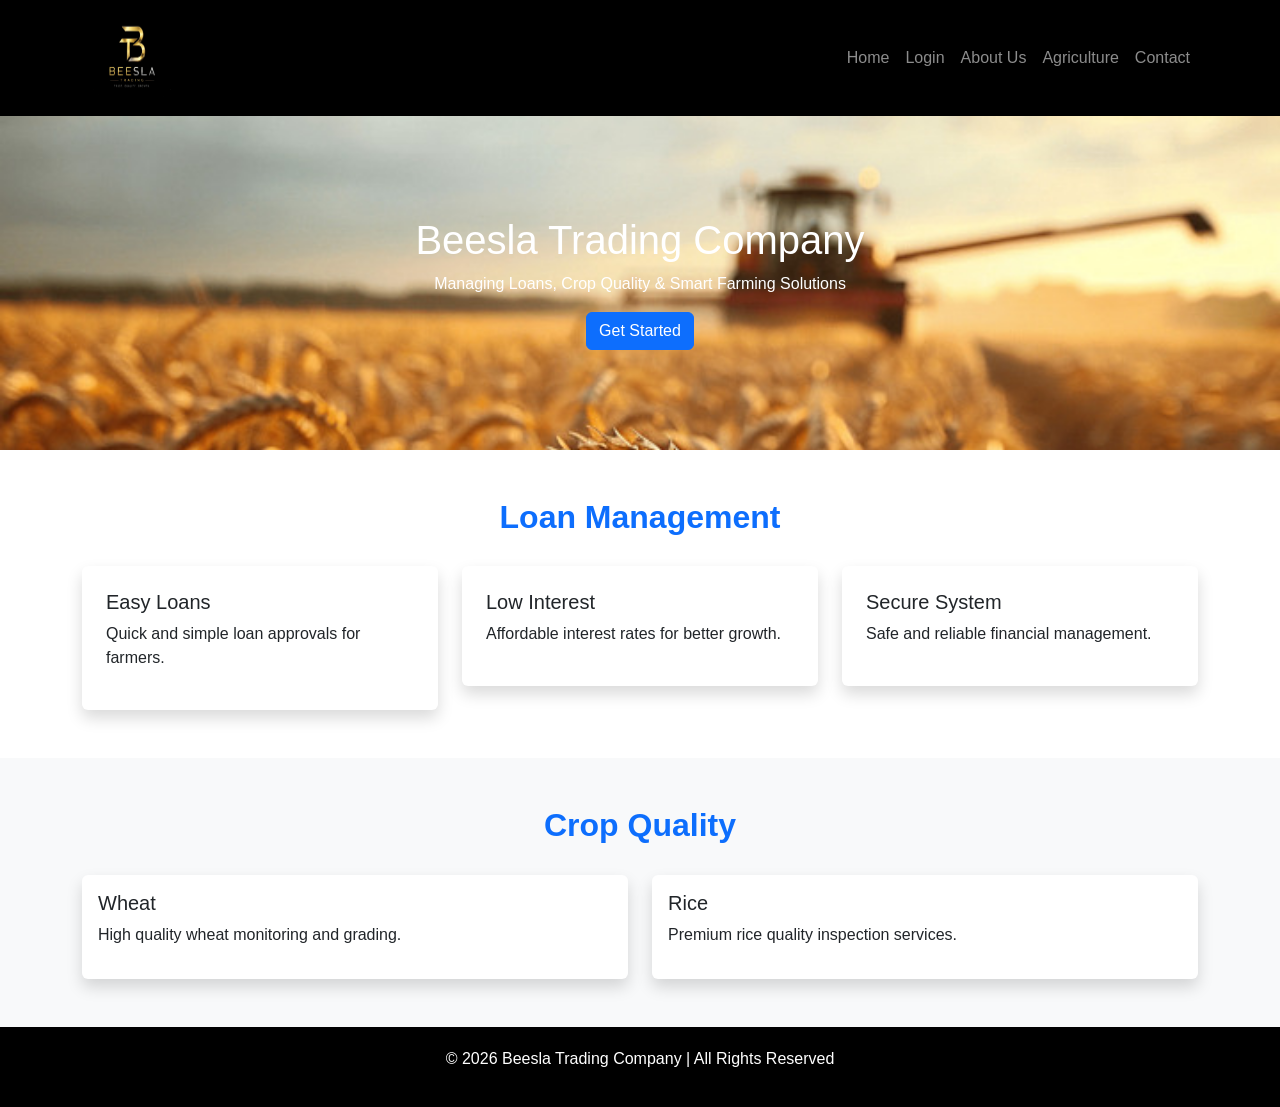
<file: web.html>
<!DOCTYPE html>
<html lang="en">

<head>
    <meta charset="UTF-8">
    <meta name="viewport" content="width=device-width, initial-scale=1.0">
    <title>Beesla Trading Company</title>

    <!-- Bootstrap 5 -->
    <link href="https://cdn.jsdelivr.net/npm/bootstrap@5.3.0/dist/css/bootstrap.min.css" rel="stylesheet">

    <style>
        body {
            font-family: 'Poppins', sans-serif;
        }

        /* Navbar */
        .navbar {
            background-color: #000;
        }

        .navbar-brand {
            color: #0d6efd !important;
            font-weight: bold;
        }

        /* Hero Section */
        .hero {
            background-image: url(/image/hero\ background.jpg);
            color: white;
            padding: 100px 0;
            text-align: center;
            background-repeat: no-repeat;
            background-size: cover;
        }

        /* Section Titles */
        .section-title {
            font-weight: bold;
            color: #0d6efd;
            margin-bottom: 30px;
        }

        /* Cards */
        .card {
            border: none;
            transition: 0.3s;
        }

        .card:hover {
            transform: translateY(-10px);
        }

        /* Agriculture Section */
        .agri {
            background-color: #f8f9fa;
        }

        /* Footer */
        footer {
            background: #000;
            color: white;
            padding: 20px;
            text-align: center;
        }
        img {
            height: 100px;
            width: 100px;
        }

        .box {
    
    position: absolute;
    width: 100px;
    height: 100px;
    border-radius: 50%;
   
    animation-name: Rotate;
    animation-duration: 15s;
    animation-iteration-count: infinite;
    animation-timing-function: linear;
    overflow: hidden;
    

}

@keyframes Rotate {
    0% {
        transform: rotatey(0deg);
    }
        
    100% {
        transform: rotatey(360deg);
    }
}
@keyframes Rotate {
    0% {
        transform: rotateY(0deg);
    }

    25% {
        transform: rotateY(0deg);
    }

    30% {
        transform: rotateY(90deg);
    }

    70% {
        transform: rotateY(90deg);
    }

    75% {
        transform: rotateY(0deg);
    }

    100% {
        transform: rotateY(0deg);
    }
}


.box2 {
    width: 100px;
    height: 100px;
    animation-name: Rotate1;
    animation-duration: 15s;
    animation-iteration-count: infinite;
    animation-timing-function: linear;
    animation-fill-mode: backwards;
    animation-direction: reverse;
    overflow: hidden;
     border-radius: 50%;
   


}

@keyframes Rotate1 {
    0% {
        transform: rotatey(0deg);
    }
    100% {
         transform: rotatey(360deg);
    }
}
@keyframes Rotate1 {
    0% {
        transform: rotateY(90deg);
    }

    30% {
        transform: rotateY(90deg);
    }

    35% {
        transform: rotateY(0deg);
    }

    65% {
        transform: rotateY(0deg);
    }

    70% {
        transform: rotateY(90deg);
    }

    100% {
        transform: rotateY(90deg);
    }
}
    </style>

</head>

<body>

    <!-- Navbar -->
    <nav class="navbar navbar-expand-lg navbar-dark">
        <div class="container">
            <div class="box">
                <img src="../image/bt logo.jpeg" alt="">
            </div>
            <div class="box2">
                <img src="/image/farmlogo.jpg" alt="">
            </div>
            <button class="navbar-toggler" data-bs-toggle="collapse" data-bs-target="#menu">
                <span class="navbar-toggler-icon"></span>
            </button>

            <div class="collapse navbar-collapse" id="menu">
                <ul class="navbar-nav ms-auto">
                    <li class="nav-item"><a class="nav-link" href="#">Home</a></li>
                    <li class="nav-item"><a class="nav-link" href="./Login.html">Login</a></li>
                    <li class="nav-item"><a class="nav-link" href="./aboutUs.html">About Us</a></li>
                    <li class="nav-item"><a class="nav-link" href="./agriculture.html">Agriculture</a></li>
                    <li class="nav-item"><a class="nav-link" href="./contact.html">Contact</a></li>
                </ul>
            </div>
        </div>
    </nav>

    <!-- Hero -->
    <section class="hero">
        <div class="container">
            <h1>Beesla Trading Company</h1>
            <p>Managing Loans, Crop Quality & Smart Farming Solutions</p>
            <button class="btn btn-primary">Get Started</button>
        </div>
    </section>

    <!-- Loans Section -->
    <section id="loans" class="container py-5">
        <h2 class="section-title text-center">Loan Management</h2>
        <div class="row">
            <div class="col-md-4">
                <div class="card p-4 shadow">
                    <h5>Easy Loans</h5>
                    <p>Quick and simple loan approvals for farmers.</p>
                </div>
            </div>
            <div class="col-md-4">
                <div class="card p-4 shadow">
                    <h5>Low Interest</h5>
                    <p>Affordable interest rates for better growth.</p>
                </div>
            </div>
            <div class="col-md-4">
                <div class="card p-4 shadow">
                    <h5>Secure System</h5>
                    <p>Safe and reliable financial management.</p>
                </div>
            </div>
        </div>
    </section>

    <!-- Crops Section -->
    <section id="crops" class="bg-light py-5">
        <div class="container">
            <h2 class="section-title text-center">Crop Quality</h2>
            <div class="row">
                <div class="col-md-6">
                    <div class="card p-3 shadow">
                        <h5>Wheat</h5>
                        <p>High quality wheat monitoring and grading.</p>
                    </div>
                </div>
                <div class="col-md-6">
                    <div class="card p-3 shadow">
                        <h5>Rice</h5>
                        <p>Premium rice quality inspection services.</p>
                    </div>
                </div>
                <!-- <div class="col-md-4">
                    <div class="card p-3 shadow">
                        <h5>Sugarcane</h5>
                        <p>Efficient sugarcane production tracking.</p>
                    </div>
                </div> -->
            </div>
        </div>
    </section>

   

    <!-- Gallery
    <section class="container py-5">
        <h2 class="section-title text-center">Gallery</h2>
        <div class="row">
            <div class="col-md-4"><img src="https://via.placeholder.com/300" class="img-fluid rounded"></div>
            <div class="col-md-4"><img src="" class="img-fluid rounded"></div>
            <div class="col-md-4"><img src="https://via.placeholder.com/300" class="img-fluid rounded"></div>
        </div>
    </section> -->

    <!-- Contact
    <section id="contact" class="bg-light py-5">
        <div class="container">
            <h2 class="section-title text-center">Contact Us</h2>
            <form class="w-50 mx-auto">
                <input type="text" class="form-control mb-3" placeholder="Your Name">
                <input type="email" class="form-control mb-3" placeholder="Your Email">
                <textarea class="form-control mb-3" placeholder="Message"></textarea>
                <button class="btn btn-primary w-100">Send Message</button>
            </form>
        </div>
    </section> -->

    <!-- Footer -->
    <footer>
        <p>© 2026 Beesla Trading Company | All Rights Reserved</p>
    </footer>

    <script src="https://cdn.jsdelivr.net/npm/bootstrap@5.3.0/dist/js/bootstrap.bundle.min.js"></script>
</body>

</html>
</file>
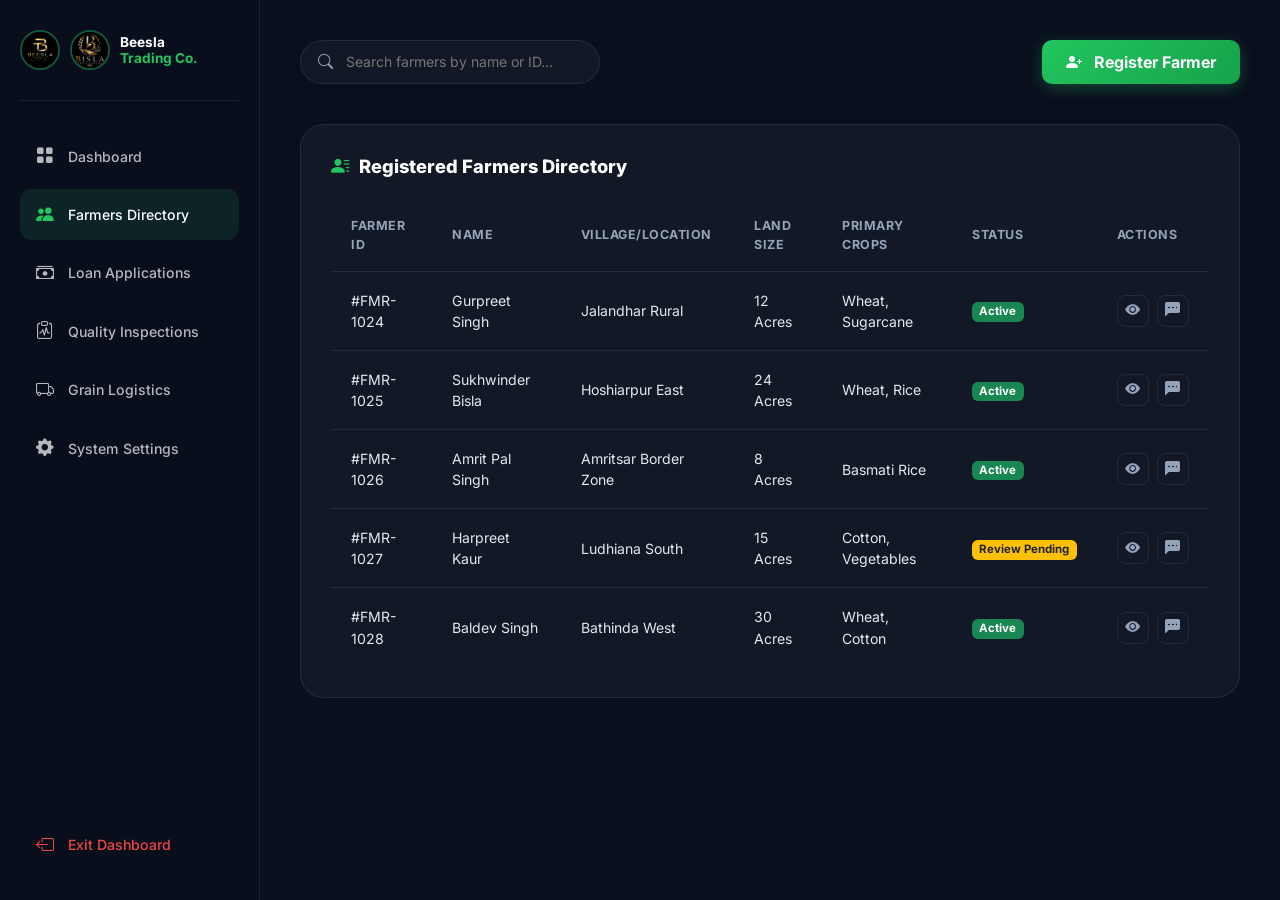
<file: admin/farmers.html>
<!DOCTYPE html>
<html lang="en">

<head>
    <meta charset="UTF-8">
    <meta name="viewport" content="width=device-width, initial-scale=1.0">
    <title>Farmers Directory — Admin Panel</title>
    <meta name="description" content="Secure administrative panel for loan management, crop quality analysis, and farmer relations.">

    <!-- Bootstrap 5 -->
    <link href="https://cdn.jsdelivr.net/npm/bootstrap@5.3.0/dist/css/bootstrap.min.css" rel="stylesheet">
    <!-- Google Fonts -->
    <link href="https://fonts.googleapis.com/css2?family=Inter:wght@300;400;500;600;700;800;900&display=swap" rel="stylesheet">
    <!-- Bootstrap Icons -->
    <link href="https://cdn.jsdelivr.net/npm/bootstrap-icons@1.11.3/font/bootstrap-icons.min.css" rel="stylesheet">
    <!-- Shared animations -->
    <link rel="stylesheet" href="../animations.css">

    <style>
        *, *::before, *::after { box-sizing: border-box; margin: 0; padding: 0; }

        :root {
            --green:     #22c55e;
            --green2:    #16a34a;
            --blue:      #3b82f6;
            --dark:      #0a0f1e;
            --card-bg:   rgba(255,255,255,0.04);
            --border:    rgba(255,255,255,0.08);
            --muted:     #94a3b8;
        }

        body {
            font-family: 'Inter', sans-serif;
            background: var(--dark);
            color: #e2e8f0;
            overflow-x: hidden;
            display: flex;
            min-height: 100vh;
        }

        /* ── Sidebar Navigation ── */
        .sidebar {
            width: 260px;
            background: rgba(10, 15, 30, 0.95);
            backdrop-filter: blur(14px);
            border-right: 1px solid var(--border);
            display: flex;
            flex-direction: column;
            justify-content: space-between;
            padding: 30px 20px;
            position: fixed;
            top: 0; bottom: 0; left: 0;
            z-index: 100;
            transition: all 0.3s ease;
        }

        .sidebar-logo {
            display: flex;
            align-items: center;
            gap: 10px;
            padding-bottom: 30px;
            border-bottom: 1px solid var(--border);
            margin-bottom: 30px;
        }

        .sidebar-box, .sidebar-box2 {
            width: 40px; height: 40px;
            border-radius: 50%;
            overflow: hidden;
            border: 2px solid rgba(34,197,94,0.4);
        }

        .sidebar-box img, .sidebar-box2 img {
            width: 100%; height: 100%; object-fit: cover;
        }

        .sidebar-brand-text {
            font-size: 0.85rem;
            font-weight: 700;
            color: #fff;
            line-height: 1.2;
        }

        .sidebar-brand-text span {
            color: var(--green);
        }

        .nav-menu {
            list-style: none; padding: 0; margin: 0;
            display: flex; flex-direction: column; gap: 8px;
            flex-grow: 1;
        }

        .nav-menu-link {
            display: flex; align-items: center; gap: 14px;
            padding: 12px 16px; border-radius: 12px;
            color: rgba(255,255,255,0.7);
            font-size: 0.88rem; font-weight: 500;
            text-decoration: none;
            transition: all 0.25s ease;
        }

        .nav-menu-link:hover, .nav-menu-link.active {
            color: #fff;
            background: rgba(34,197,94,0.12);
        }

        .nav-menu-link.active i {
            color: var(--green);
        }

        .nav-menu-link i {
            font-size: 1.1rem;
            transition: color 0.25s;
        }

        /* ── Main Content Area ── */
        .main-content {
            margin-left: 260px;
            flex-grow: 1;
            padding: 40px;
            min-height: 100vh;
            position: relative;
            z-index: 10;
            transition: all 0.3s ease;
        }

        /* ── Top Header ── */
        .top-header {
            display: flex;
            justify-content: space-between;
            align-items: center;
            margin-bottom: 40px;
        }

        .header-search {
            position: relative;
            width: 300px;
        }

        .header-search input {
            background: var(--card-bg);
            border: 1px solid var(--border);
            border-radius: 50px;
            padding: 10px 20px 10px 45px;
            color: #fff;
            font-size: 0.88rem;
            width: 100%;
            transition: all 0.25s ease;
        }

        .header-search input:focus {
            outline: none;
            border-color: var(--green);
            background: rgba(34,197,94,0.05);
        }

        .header-search i {
            position: absolute;
            left: 18px; top: 50%;
            transform: translateY(-50%);
            color: var(--muted);
            font-size: 0.95rem;
        }

        .user-pill {
            display: flex; align-items: center; gap: 12px;
            background: var(--card-bg);
            border: 1px solid var(--border);
            padding: 8px 18px; border-radius: 50px;
            cursor: pointer;
            transition: all 0.25s ease;
        }

        .user-pill:hover {
            border-color: rgba(34,197,94,0.3);
            background: rgba(34,197,94,0.05);
        }

        .user-avatar {
            width: 32px; height: 32px;
            background: linear-gradient(135deg, var(--green), var(--blue));
            border-radius: 50%;
            display: flex; align-items: center; justify-content: center;
            font-weight: 700; font-size: 0.85rem; color: #fff;
        }

        .user-name {
            font-size: 0.88rem; font-weight: 600; color: #fff;
        }

        /* ── Dashboard Glassmorphism Container ── */
        .glass-box {
            background: var(--card-bg);
            border: 1px solid var(--border);
            border-radius: 24px;
            padding: 30px;
            margin-bottom: 30px;
        }

        .glass-box-title {
            font-weight: 800; color: #fff; font-size: 1.15rem;
            margin-bottom: 24px; display: flex; align-items: center; gap: 10px;
        }

        .glass-box-title i {
            color: var(--green);
        }

        /* ── Tables ── */
        .table-responsive-custom {
            overflow-x: auto;
        }

        .table-custom {
            width: 100%; margin: 0; color: #e2e8f0;
            border-collapse: collapse;
        }

        .table-custom th {
            font-size: 0.78rem; font-weight: 700; letter-spacing: 0.5px;
            text-transform: uppercase; color: var(--muted);
            padding: 16px 20px; border-bottom: 1px solid var(--border);
        }

        .table-custom td {
            font-size: 0.88rem; padding: 18px 20px;
            border-bottom: 1px solid var(--border);
            vertical-align: middle;
        }

        .table-custom tr:last-child td {
            border-bottom: none;
        }

        .table-custom tr:hover td {
            background: rgba(255,255,255,0.01);
        }

        .action-btn {
            background: transparent; border: 1px solid var(--border);
            width: 32px; height: 32px; border-radius: 8px;
            display: flex; align-items: center; justify-content: center;
            color: var(--muted); font-size: 0.95rem; cursor: pointer;
            transition: all 0.25s ease;
        }

        .action-btn:hover {
            color: #fff; border-color: var(--green); background: rgba(34,197,94,0.1);
        }

        /* ── Floating Add Modal ── */
        .modal-content-custom {
            background: #0f172a !important;
            border: 1px solid var(--border) !important;
            border-radius: 20px !important;
            color: #fff !important;
            backdrop-filter: blur(20px);
        }

        .form-control-custom {
            background: rgba(255,255,255,0.04) !important;
            border: 1px solid var(--border) !important;
            color: #fff !important;
            border-radius: 10px !important;
            padding: 10px 14px !important;
        }

        .form-control-custom:focus {
            border-color: var(--green) !important;
            box-shadow: 0 0 0 3px rgba(34,197,94,0.2) !important;
        }

        .btn-custom-primary {
            background: linear-gradient(135deg, var(--green), var(--green2));
            color: #fff; border: none; padding: 10px 24px;
            border-radius: 10px; font-weight: 700;
            box-shadow: 0 4px 15px rgba(34,197,94,0.3);
            transition: all 0.2s;
        }

        .btn-custom-primary:hover {
            transform: translateY(-2px);
            box-shadow: 0 6px 20px rgba(34,197,94,0.4);
        }

        /* Mobile Sidebar Toggle Hamburger */
        .menu-toggle-btn {
            display: none;
            background: var(--card-bg);
            border: 1px solid var(--border);
            width: 44px; height: 44px; border-radius: 12px;
            align-items: center; justify-content: center;
            color: #fff; font-size: 1.25rem; cursor: pointer;
        }

        /* ── Responsive ── */
        @media (max-width: 991px) {
            .sidebar {
                left: -280px;
            }
            .sidebar.active {
                left: 0;
            }
            .main-content {
                margin-left: 0;
                padding: 30px 20px;
            }
            .menu-toggle-btn {
                display: flex;
            }
        }
    </style>
</head>

<body>

    <!-- ── Sidebar Navigation ── -->
    <aside class="sidebar" id="sidebar">
        <div>
            <div class="sidebar-logo">
                <div class="sidebar-box"><img src="../image/beesla t logo.jpeg" alt="Beesla Logo"></div>
                <div class="sidebar-box2"><img src="../image/farmlogo.jpg" alt="Farm Logo"></div>
                <div class="sidebar-brand-text">Beesla<br><span>Trading Co.</span></div>
            </div>

            <nav class="nav-menu">
                <a href="./index.html" class="nav-menu-link"><i class="bi bi-grid-fill"></i> Dashboard</a>
                <a href="./farmers.html" class="nav-menu-link active"><i class="bi bi-people-fill"></i> Farmers Directory</a>
                <a href="./loans.html" class="nav-menu-link"><i class="bi bi-cash-stack"></i> Loan Applications</a>
                <a href="./inspections.html" class="nav-menu-link"><i class="bi bi-clipboard-pulse"></i> Quality Inspections</a>
                <a href="./logistics.html" class="nav-menu-link"><i class="bi bi-truck"></i> Grain Logistics</a>
                <a href="./settings.html" class="nav-menu-link"><i class="bi bi-gear-fill"></i> System Settings</a>
            </nav>
        </div>

        <div>
            <a href="../index.html" class="nav-menu-link" style="color:#ef4444;"><i class="bi bi-box-arrow-left"></i> Exit Dashboard</a>
        </div>
    </aside>

    <!-- ── Main Content Area ── -->
    <main class="main-content">

        <!-- Top Header -->
        <header class="top-header">
            <div class="d-flex align-items-center gap-3">
                <button class="menu-toggle-btn" id="menuToggle"><i class="bi bi-list"></i></button>
                <div class="header-search">
                    <i class="bi bi-search"></i>
                    <input type="text" id="farmerSearch" placeholder="Search farmers by name or ID...">
                </div>
            </div>

            <button class="btn-custom-primary" data-bs-toggle="modal" data-bs-target="#addFarmerModal">
                <i class="bi bi-person-plus-fill me-2"></i> Register Farmer
            </button>
        </header>

        <!-- Directory List -->
        <section class="glass-box reveal">
            <h3 class="glass-box-title"><i class="bi bi-person-lines-fill"></i> Registered Farmers Directory</h3>
            <div class="table-responsive-custom">
                <table class="table-custom" id="farmersTable">
                    <thead>
                        <tr>
                            <th>Farmer ID</th>
                            <th>Name</th>
                            <th>Village/Location</th>
                            <th>Land Size</th>
                            <th>Primary Crops</th>
                            <th>Status</th>
                            <th>Actions</th>
                        </tr>
                    </thead>
                    <tbody>
                        <tr>
                            <td>#FMR-1024</td>
                            <td>Gurpreet Singh</td>
                            <td>Jalandhar Rural</td>
                            <td>12 Acres</td>
                            <td>Wheat, Sugarcane</td>
                            <td><span class="badge bg-success" style="font-size: 0.72rem;">Active</span></td>
                            <td>
                                <div class="d-flex gap-2">
                                    <button class="action-btn"><i class="bi bi-eye-fill"></i></button>
                                    <button class="action-btn" onclick="alert('SMS Notification Sent to Farmer.');"><i class="bi bi-chat-left-dots-fill"></i></button>
                                </div>
                            </td>
                        </tr>
                        <tr>
                            <td>#FMR-1025</td>
                            <td>Sukhwinder Bisla</td>
                            <td>Hoshiarpur East</td>
                            <td>24 Acres</td>
                            <td>Wheat, Rice</td>
                            <td><span class="badge bg-success" style="font-size: 0.72rem;">Active</span></td>
                            <td>
                                <div class="d-flex gap-2">
                                    <button class="action-btn"><i class="bi bi-eye-fill"></i></button>
                                    <button class="action-btn" onclick="alert('SMS Notification Sent to Farmer.');"><i class="bi bi-chat-left-dots-fill"></i></button>
                                </div>
                            </td>
                        </tr>
                        <tr>
                            <td>#FMR-1026</td>
                            <td>Amrit Pal Singh</td>
                            <td>Amritsar Border Zone</td>
                            <td>8 Acres</td>
                            <td>Basmati Rice</td>
                            <td><span class="badge bg-success" style="font-size: 0.72rem;">Active</span></td>
                            <td>
                                <div class="d-flex gap-2">
                                    <button class="action-btn"><i class="bi bi-eye-fill"></i></button>
                                    <button class="action-btn" onclick="alert('SMS Notification Sent to Farmer.');"><i class="bi bi-chat-left-dots-fill"></i></button>
                                </div>
                            </td>
                        </tr>
                        <tr>
                            <td>#FMR-1027</td>
                            <td>Harpreet Kaur</td>
                            <td>Ludhiana South</td>
                            <td>15 Acres</td>
                            <td>Cotton, Vegetables</td>
                            <td><span class="badge bg-warning text-dark" style="font-size: 0.72rem;">Review Pending</span></td>
                            <td>
                                <div class="d-flex gap-2">
                                    <button class="action-btn"><i class="bi bi-eye-fill"></i></button>
                                    <button class="action-btn" onclick="alert('SMS Notification Sent to Farmer.');"><i class="bi bi-chat-left-dots-fill"></i></button>
                                </div>
                            </td>
                        </tr>
                        <tr>
                            <td>#FMR-1028</td>
                            <td>Baldev Singh</td>
                            <td>Bathinda West</td>
                            <td>30 Acres</td>
                            <td>Wheat, Cotton</td>
                            <td><span class="badge bg-success" style="font-size: 0.72rem;">Active</span></td>
                            <td>
                                <div class="d-flex gap-2">
                                    <button class="action-btn"><i class="bi bi-eye-fill"></i></button>
                                    <button class="action-btn" onclick="alert('SMS Notification Sent to Farmer.');"><i class="bi bi-chat-left-dots-fill"></i></button>
                                </div>
                            </td>
                        </tr>
                    </tbody>
                </table>
            </div>
        </section>

    </main>

    <!-- Modal for Adding Farmer -->
    <div class="modal fade" id="addFarmerModal" tabindex="-1" aria-labelledby="addFarmerModalLabel" aria-hidden="true">
        <div class="modal-dialog modal-dialog-centered">
            <div class="modal-content modal-content-custom">
                <div class="modal-header border-0">
                    <h5 class="modal-title" id="addFarmerModalLabel"><i class="bi bi-person-plus-fill me-2 text-success"></i> Register New Farmer</h5>
                    <button type="button" class="btn-close btn-close-white" data-bs-dismiss="modal" aria-label="Close"></button>
                </div>
                <form id="addFarmerForm" onsubmit="event.preventDefault(); addFarmerToList();">
                    <div class="modal-body">
                        <div class="mb-3">
                            <label for="farmerName" class="form-label text-muted">Full Name</label>
                            <input type="text" id="farmerName" class="form-control form-control-custom" placeholder="e.g. Gurpreet Singh" required>
                        </div>
                        <div class="mb-3">
                            <label for="farmerVillage" class="form-label text-muted">Village / Location</label>
                            <input type="text" id="farmerVillage" class="form-control form-control-custom" placeholder="e.g. Jalandhar Rural" required>
                        </div>
                        <div class="mb-3">
                            <label for="farmerLandSize" class="form-label text-muted">Total Land Area (Acres)</label>
                            <input type="text" id="farmerLandSize" class="form-control form-control-custom" placeholder="e.g. 15 Acres" required>
                        </div>
                        <div class="mb-3">
                            <label for="farmerCrops" class="form-label text-muted">Primary Cultivating Crops</label>
                            <input type="text" id="farmerCrops" class="form-control form-control-custom" placeholder="e.g. Wheat, Basmati Rice" required>
                        </div>
                    </div>
                    <div class="modal-footer border-0">
                        <button type="button" class="btn btn-secondary border-0" data-bs-dismiss="modal" style="border-radius:10px; padding:10px 20px;">Cancel</button>
                        <button type="submit" class="btn-custom-primary">Submit Registration</button>
                    </div>
                </form>
            </div>
        </div>
    </div>

    <!-- Bootstrap Bundle JS -->
    <script src="https://cdn.jsdelivr.net/npm/bootstrap@5.3.0/dist/js/bootstrap.bundle.min.js"></script>

    <script>
        // Scroll reveal
        const obs = new IntersectionObserver((entries) => {
            entries.forEach(e => { if (e.isIntersecting) { e.target.classList.add('revealed'); obs.unobserve(e.target); } });
        }, { threshold: 0.12 });
        document.querySelectorAll('.reveal').forEach(el => obs.observe(el));

        // Mobile sidebar toggler
        const sidebar = document.getElementById('sidebar');
        const menuToggle = document.getElementById('menuToggle');
        menuToggle.addEventListener('click', () => {
            sidebar.classList.toggle('active');
        });

        // Close sidebar if clicking outside on mobile
        document.addEventListener('click', (e) => {
            if (window.innerWidth <= 991) {
                if (!sidebar.contains(e.target) && !menuToggle.contains(e.target)) {
                    sidebar.classList.remove('active');
                }
            }
        });

        // Live search filter in Table
        const searchInput = document.getElementById('farmerSearch');
        searchInput.addEventListener('input', () => {
            const term = searchInput.value.toLowerCase();
            const rows = document.querySelectorAll('#farmersTable tbody tr');
            rows.forEach(row => {
                const text = row.textContent.toLowerCase();
                row.style.display = text.includes(term) ? '' : 'none';
            });
        });

        // Add Farmer dynamically to Table
        function addFarmerToList() {
            const name = document.getElementById('farmerName').value;
            const village = document.getElementById('farmerVillage').value;
            const land = document.getElementById('farmerLandSize').value;
            const crops = document.getElementById('farmerCrops').value;
            const id = '#FMR-' + Math.floor(Math.random() * 9000 + 1000);

            const tableBody = document.querySelector('#farmersTable tbody');
            const newRow = document.createElement('tr');
            newRow.innerHTML = `
                <td>${id}</td>
                <td>${name}</td>
                <td>${village}</td>
                <td>${land}</td>
                <td>${crops}</td>
                <td><span class="badge bg-success" style="font-size: 0.72rem;">Active</span></td>
                <td>
                    <div class="d-flex gap-2">
                        <button class="action-btn"><i class="bi bi-eye-fill"></i></button>
                        <button class="action-btn" onclick="alert('SMS Notification Sent to Farmer.');"><i class="bi bi-chat-left-dots-fill"></i></button>
                    </div>
                </td>
            `;
            tableBody.appendChild(newRow);

            // Close Modal
            const modalEl = document.getElementById('addFarmerModal');
            const modal = bootstrap.Modal.getInstance(modalEl);
            modal.hide();

            // Clear Form
            document.getElementById('addFarmerForm').reset();
            alert('Farmer ' + name + ' registered successfully!');
        }
    </script>
</body>

</html>
</file>
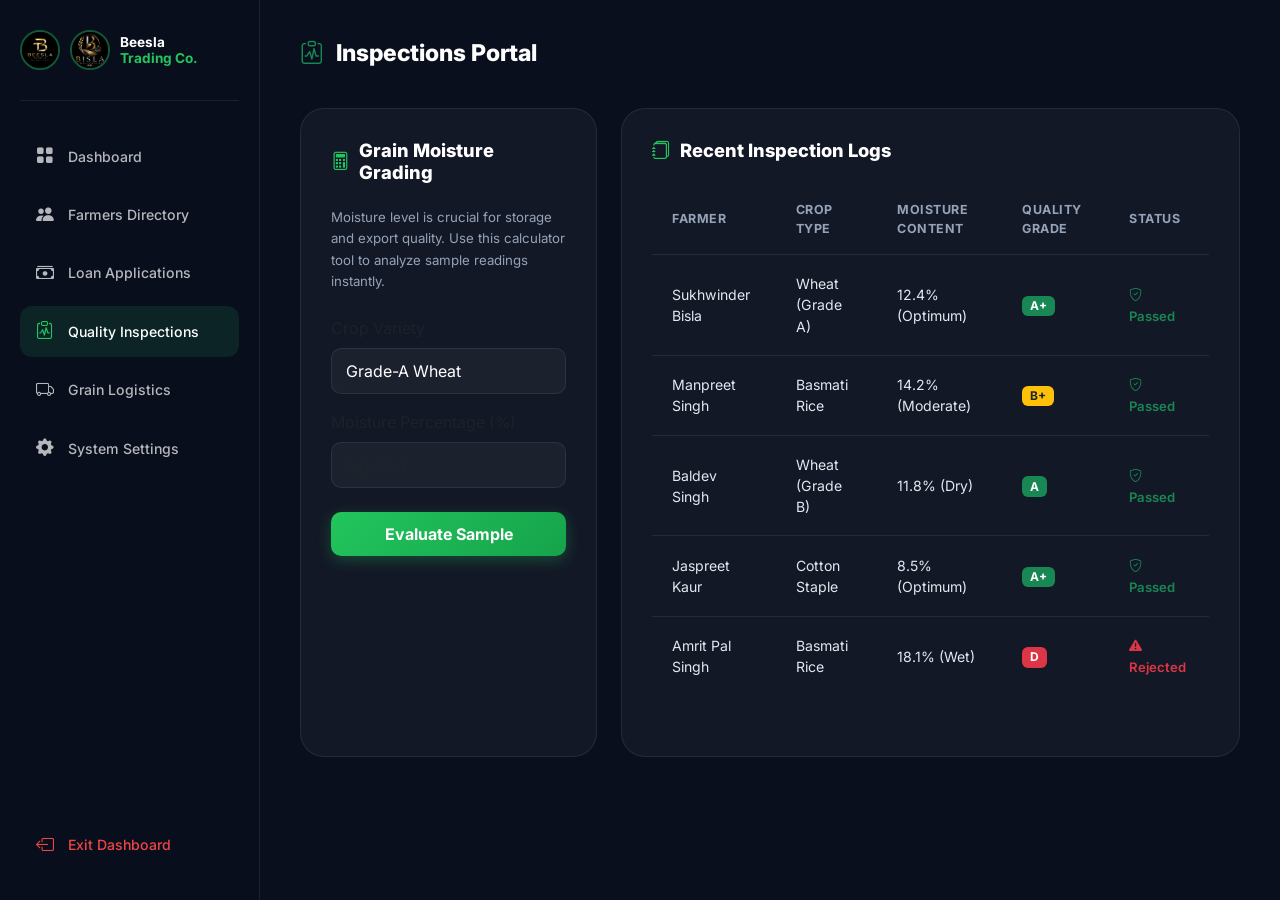
<file: admin/inspections.html>
<!DOCTYPE html>
<html lang="en">

<head>
    <meta charset="UTF-8">
    <meta name="viewport" content="width=device-width, initial-scale=1.0">
    <title>Quality Inspections — Admin Panel</title>
    <meta name="description" content="Secure administrative panel for loan management, crop quality analysis, and farmer relations.">

    <!-- Bootstrap 5 -->
    <link href="https://cdn.jsdelivr.net/npm/bootstrap@5.3.0/dist/css/bootstrap.min.css" rel="stylesheet">
    <!-- Google Fonts -->
    <link href="https://fonts.googleapis.com/css2?family=Inter:wght@300;400;500;600;700;800;900&display=swap" rel="stylesheet">
    <!-- Bootstrap Icons -->
    <link href="https://cdn.jsdelivr.net/npm/bootstrap-icons@1.11.3/font/bootstrap-icons.min.css" rel="stylesheet">
    <!-- Shared animations -->
    <link rel="stylesheet" href="../animations.css">

    <style>
        *, *::before, *::after { box-sizing: border-box; margin: 0; padding: 0; }

        :root {
            --green:     #22c55e;
            --green2:    #16a34a;
            --blue:      #3b82f6;
            --dark:      #0a0f1e;
            --card-bg:   rgba(255,255,255,0.04);
            --border:    rgba(255,255,255,0.08);
            --muted:     #94a3b8;
        }

        body {
            font-family: 'Inter', sans-serif;
            background: var(--dark);
            color: #e2e8f0;
            overflow-x: hidden;
            display: flex;
            min-height: 100vh;
        }

        /* ── Sidebar Navigation ── */
        .sidebar {
            width: 260px;
            background: rgba(10, 15, 30, 0.95);
            backdrop-filter: blur(14px);
            border-right: 1px solid var(--border);
            display: flex;
            flex-direction: column;
            justify-content: space-between;
            padding: 30px 20px;
            position: fixed;
            top: 0; bottom: 0; left: 0;
            z-index: 100;
            transition: all 0.3s ease;
        }

        .sidebar-logo {
            display: flex;
            align-items: center;
            gap: 10px;
            padding-bottom: 30px;
            border-bottom: 1px solid var(--border);
            margin-bottom: 30px;
        }

        .sidebar-box, .sidebar-box2 {
            width: 40px; height: 40px;
            border-radius: 50%;
            overflow: hidden;
            border: 2px solid rgba(34,197,94,0.4);
        }

        .sidebar-box img, .sidebar-box2 img {
            width: 100%; height: 100%; object-fit: cover;
        }

        .sidebar-brand-text {
            font-size: 0.85rem;
            font-weight: 700;
            color: #fff;
            line-height: 1.2;
        }

        .sidebar-brand-text span {
            color: var(--green);
        }

        .nav-menu {
            list-style: none; padding: 0; margin: 0;
            display: flex; flex-direction: column; gap: 8px;
            flex-grow: 1;
        }

        .nav-menu-link {
            display: flex; align-items: center; gap: 14px;
            padding: 12px 16px; border-radius: 12px;
            color: rgba(255,255,255,0.7);
            font-size: 0.88rem; font-weight: 500;
            text-decoration: none;
            transition: all 0.25s ease;
        }

        .nav-menu-link:hover, .nav-menu-link.active {
            color: #fff;
            background: rgba(34,197,94,0.12);
        }

        .nav-menu-link.active i {
            color: var(--green);
        }

        .nav-menu-link i {
            font-size: 1.1rem;
            transition: color 0.25s;
        }

        /* ── Main Content Area ── */
        .main-content {
            margin-left: 260px;
            flex-grow: 1;
            padding: 40px;
            min-height: 100vh;
            position: relative;
            z-index: 10;
            transition: all 0.3s ease;
        }

        /* ── Top Header ── */
        .top-header {
            display: flex;
            justify-content: space-between;
            align-items: center;
            margin-bottom: 40px;
        }

        /* ── Dashboard Glassmorphism Container ── */
        .glass-box {
            background: var(--card-bg);
            border: 1px solid var(--border);
            border-radius: 24px;
            padding: 30px;
            margin-bottom: 30px;
        }

        .glass-box-title {
            font-weight: 800; color: #fff; font-size: 1.15rem;
            margin-bottom: 24px; display: flex; align-items: center; gap: 10px;
        }

        .glass-box-title i {
            color: var(--green);
        }

        /* ── Tables ── */
        .table-responsive-custom {
            overflow-x: auto;
        }

        .table-custom {
            width: 100%; margin: 0; color: #e2e8f0;
            border-collapse: collapse;
        }

        .table-custom th {
            font-size: 0.78rem; font-weight: 700; letter-spacing: 0.5px;
            text-transform: uppercase; color: var(--muted);
            padding: 16px 20px; border-bottom: 1px solid var(--border);
        }

        .table-custom td {
            font-size: 0.88rem; padding: 18px 20px;
            border-bottom: 1px solid var(--border);
            vertical-align: middle;
        }

        .table-custom tr:last-child td {
            border-bottom: none;
        }

        .table-custom tr:hover td {
            background: rgba(255,255,255,0.01);
        }

        .form-control-custom {
            background: rgba(255,255,255,0.04) !important;
            border: 1px solid var(--border) !important;
            color: #fff !important;
            border-radius: 10px !important;
            padding: 10px 14px !important;
        }

        .form-control-custom:focus {
            border-color: var(--green) !important;
            box-shadow: 0 0 0 3px rgba(34,197,94,0.2) !important;
        }

        .btn-custom-primary {
            background: linear-gradient(135deg, var(--green), var(--green2));
            color: #fff; border: none; padding: 10px 24px;
            border-radius: 10px; font-weight: 700;
            box-shadow: 0 4px 15px rgba(34,197,94,0.3);
            transition: all 0.2s;
            cursor: pointer;
        }

        .btn-custom-primary:hover {
            transform: translateY(-2px);
            box-shadow: 0 6px 20px rgba(34,197,94,0.4);
        }

        /* Mobile Sidebar Toggle Hamburger */
        .menu-toggle-btn {
            display: none;
            background: var(--card-bg);
            border: 1px solid var(--border);
            width: 44px; height: 44px; border-radius: 12px;
            align-items: center; justify-content: center;
            color: #fff; font-size: 1.25rem; cursor: pointer;
        }

        /* ── Responsive ── */
        @media (max-width: 991px) {
            .sidebar {
                left: -280px;
            }
            .sidebar.active {
                left: 0;
            }
            .main-content {
                margin-left: 0;
                padding: 30px 20px;
            }
            .menu-toggle-btn {
                display: flex;
            }
        }
    </style>
</head>

<body>

    <!-- ── Sidebar Navigation ── -->
    <aside class="sidebar" id="sidebar">
        <div>
            <div class="sidebar-logo">
                <div class="sidebar-box"><img src="../image/beesla t logo.jpeg" alt="Beesla Logo"></div>
                <div class="sidebar-box2"><img src="../image/farmlogo.jpg" alt="Farm Logo"></div>
                <div class="sidebar-brand-text">Beesla<br><span>Trading Co.</span></div>
            </div>

            <nav class="nav-menu">
                <a href="./index.html" class="nav-menu-link"><i class="bi bi-grid-fill"></i> Dashboard</a>
                <a href="./farmers.html" class="nav-menu-link"><i class="bi bi-people-fill"></i> Farmers Directory</a>
                <a href="./loans.html" class="nav-menu-link"><i class="bi bi-cash-stack"></i> Loan Applications</a>
                <a href="./inspections.html" class="nav-menu-link active"><i class="bi bi-clipboard-pulse"></i> Quality Inspections</a>
                <a href="./logistics.html" class="nav-menu-link"><i class="bi bi-truck"></i> Grain Logistics</a>
                <a href="./settings.html" class="nav-menu-link"><i class="bi bi-gear-fill"></i> System Settings</a>
            </nav>
        </div>

        <div>
            <a href="../index.html" class="nav-menu-link" style="color:#ef4444;"><i class="bi bi-box-arrow-left"></i> Exit Dashboard</a>
        </div>
    </aside>

    <!-- ── Main Content Area ── -->
    <main class="main-content">

        <!-- Top Header -->
        <header class="top-header">
            <div class="d-flex align-items-center gap-3">
                <button class="menu-toggle-btn" id="menuToggle"><i class="bi bi-list"></i></button>
                <h2 style="font-weight:800; font-size:1.45rem; color:#fff; margin:0;"><i class="bi bi-clipboard-pulse text-success me-2"></i> Inspections Portal</h2>
            </div>
        </header>

        <section class="row g-4">
            <!-- Left Panel: Moisture Grade Calculator -->
            <div class="col-lg-4 reveal">
                <div class="glass-box h-100">
                    <h3 class="glass-box-title"><i class="bi bi-calculator"></i> Grain Moisture Grading</h3>
                    <p style="font-size:0.83rem; color:var(--muted); line-height:1.6;" class="mb-4">
                        Moisture level is crucial for storage and export quality. Use this calculator tool to analyze sample readings instantly.
                    </p>

                    <form id="calcForm" onsubmit="event.preventDefault(); calculateGrade();">
                        <div class="mb-3">
                            <label for="calcCrop" class="form-label text-muted">Crop Variety</label>
                            <select id="calcCrop" class="form-select form-control-custom">
                                <option value="Wheat">Grade-A Wheat</option>
                                <option value="Rice">Basmati Rice</option>
                                <option value="Cotton">Raw Cotton</option>
                            </select>
                        </div>
                        <div class="mb-4">
                            <label for="calcMoisture" class="form-label text-muted">Moisture Percentage (%)</label>
                            <input type="number" step="0.1" id="calcMoisture" class="form-control form-control-custom" placeholder="e.g. 12.4" required>
                        </div>
                        <button type="submit" class="btn-custom-primary w-100">Evaluate Sample</button>
                    </form>

                    <!-- Evaluation Result Panel -->
                    <div id="calcResult" class="mt-4 p-3 rounded" style="background:rgba(255,255,255,0.02); border:1px dashed var(--border); display:none;">
                        <h5 style="font-size:0.9rem; font-weight:700; color:#fff;" class="mb-2">Evaluation Outcome:</h5>
                        <div class="d-flex justify-content-between align-items-center mb-1">
                            <span style="font-size:0.84rem; color:var(--muted)">Target Crop:</span>
                            <span style="font-size:0.84rem; font-weight:700; color:#fff" id="resCrop">-</span>
                        </div>
                        <div class="d-flex justify-content-between align-items-center mb-1">
                            <span style="font-size:0.84rem; color:var(--muted)">Moisture Status:</span>
                            <span style="font-size:0.84rem; font-weight:700; color:var(--green)" id="resMoist">-</span>
                        </div>
                        <div class="d-flex justify-content-between align-items-center mt-2 pt-2 border-top border-secondary">
                            <span style="font-size:0.88rem; font-weight:700; color:#fff">Assigned Grade:</span>
                            <span class="badge bg-success" style="font-size:0.85rem;" id="resGrade">-</span>
                        </div>
                    </div>
                </div>
            </div>

            <!-- Right Panel: Inspection Logs -->
            <div class="col-lg-8 reveal reveal-delay-2">
                <div class="glass-box h-100">
                    <h3 class="glass-box-title"><i class="bi bi-journals"></i> Recent Inspection Logs</h3>
                    <div class="table-responsive-custom">
                        <table class="table-custom" id="inspectionsTable">
                            <thead>
                                <tr>
                                    <th>Farmer</th>
                                    <th>Crop Type</th>
                                    <th>Moisture Content</th>
                                    <th>Quality Grade</th>
                                    <th>Status</th>
                                </tr>
                            </thead>
                            <tbody>
                                <tr>
                                    <td>Sukhwinder Bisla</td>
                                    <td>Wheat (Grade A)</td>
                                    <td>12.4% (Optimum)</td>
                                    <td><span class="badge bg-success" style="font-size:0.75rem;">A+</span></td>
                                    <td><span class="text-success" style="font-size:0.82rem; font-weight:600;"><i class="bi bi-shield-check"></i> Passed</span></td>
                                </tr>
                                <tr>
                                    <td>Manpreet Singh</td>
                                    <td>Basmati Rice</td>
                                    <td>14.2% (Moderate)</td>
                                    <td><span class="badge bg-warning text-dark" style="font-size:0.75rem;">B+</span></td>
                                    <td><span class="text-success" style="font-size:0.82rem; font-weight:600;"><i class="bi bi-shield-check"></i> Passed</span></td>
                                </tr>
                                <tr>
                                    <td>Baldev Singh</td>
                                    <td>Wheat (Grade B)</td>
                                    <td>11.8% (Dry)</td>
                                    <td><span class="badge bg-success" style="font-size:0.75rem;">A</span></td>
                                    <td><span class="text-success" style="font-size:0.82rem; font-weight:600;"><i class="bi bi-shield-check"></i> Passed</span></td>
                                </tr>
                                <tr>
                                    <td>Jaspreet Kaur</td>
                                    <td>Cotton Staple</td>
                                    <td>8.5% (Optimum)</td>
                                    <td><span class="badge bg-success" style="font-size:0.75rem;">A+</span></td>
                                    <td><span class="text-success" style="font-size:0.82rem; font-weight:600;"><i class="bi bi-shield-check"></i> Passed</span></td>
                                </tr>
                                <tr>
                                    <td>Amrit Pal Singh</td>
                                    <td>Basmati Rice</td>
                                    <td>18.1% (Wet)</td>
                                    <td><span class="badge bg-danger" style="font-size:0.75rem;">D</span></td>
                                    <td><span class="text-danger" style="font-size:0.82rem; font-weight:600;"><i class="bi bi-exclamation-triangle-fill"></i> Rejected</span></td>
                                </tr>
                            </tbody>
                        </table>
                    </div>
                </div>
            </div>
        </section>

    </main>

    <!-- Bootstrap Bundle JS -->
    <script src="https://cdn.jsdelivr.net/npm/bootstrap@5.3.0/dist/js/bootstrap.bundle.min.js"></script>

    <script>
        // Scroll reveal
        const obs = new IntersectionObserver((entries) => {
            entries.forEach(e => { if (e.isIntersecting) { e.target.classList.add('revealed'); obs.unobserve(e.target); } });
        }, { threshold: 0.12 });
        document.querySelectorAll('.reveal').forEach(el => obs.observe(el));

        // Mobile sidebar toggler
        const sidebar = document.getElementById('sidebar');
        const menuToggle = document.getElementById('menuToggle');
        menuToggle.addEventListener('click', () => {
            sidebar.classList.toggle('active');
        });

        // Close sidebar if clicking outside on mobile
        document.addEventListener('click', (e) => {
            if (window.innerWidth <= 991) {
                if (!sidebar.contains(e.target) && !menuToggle.contains(e.target)) {
                    sidebar.classList.remove('active');
                }
            }
        });

        // Dynamic Grade Calculator function
        function calculateGrade() {
            const crop = document.getElementById('calcCrop').value;
            const moisture = parseFloat(document.getElementById('calcMoisture').value);

            let moistureStatus = 'Optimum';
            let assignedGrade = 'A+';
            let gradeColor = 'bg-success';
            let statusColor = '#22c55e';

            if (crop === 'Wheat') {
                if (moisture < 11.0) {
                    moistureStatus = 'Dry (Under 11%)';
                    assignedGrade = 'A';
                } else if (moisture >= 11.0 && moisture <= 13.0) {
                    moistureStatus = 'Optimum (11-13%)';
                    assignedGrade = 'A+';
                } else if (moisture > 13.0 && moisture <= 15.0) {
                    moistureStatus = 'Moderate (13-15%)';
                    assignedGrade = 'B+';
                    gradeColor = 'bg-warning text-dark';
                    statusColor = '#eab308';
                } else {
                    moistureStatus = 'Wet (Above 15%)';
                    assignedGrade = 'Rejected';
                    gradeColor = 'bg-danger';
                    statusColor = '#ef4444';
                }
            } else if (crop === 'Rice') {
                if (moisture < 12.0) {
                    moistureStatus = 'Dry';
                    assignedGrade = 'A';
                } else if (moisture >= 12.0 && moisture <= 14.5) {
                    moistureStatus = 'Optimum (12-14.5%)';
                    assignedGrade = 'A+';
                } else if (moisture > 14.5 && moisture <= 17.0) {
                    moistureStatus = 'Moderate';
                    assignedGrade = 'B+';
                    gradeColor = 'bg-warning text-dark';
                    statusColor = '#eab308';
                } else {
                    moistureStatus = 'Wet (Above 17%)';
                    assignedGrade = 'Rejected';
                    gradeColor = 'bg-danger';
                    statusColor = '#ef4444';
                }
            } else { // Cotton
                if (moisture <= 9.0) {
                    moistureStatus = 'Optimum (Under 9%)';
                    assignedGrade = 'A+';
                } else if (moisture > 9.0 && moisture <= 11.0) {
                    moistureStatus = 'Moderate';
                    assignedGrade = 'A';
                } else {
                    moistureStatus = 'Excessive Moisture';
                    assignedGrade = 'Rejected';
                    gradeColor = 'bg-danger';
                    statusColor = '#ef4444';
                }
            }

            // Update UI elements
            document.getElementById('resCrop').innerText = crop;
            document.getElementById('resMoist').innerText = moistureStatus;
            document.getElementById('resMoist').style.color = statusColor;

            const resGradeSpan = document.getElementById('resGrade');
            resGradeSpan.innerText = assignedGrade;
            resGradeSpan.className = `badge ${gradeColor}`;

            document.getElementById('calcResult').style.display = 'block';
        }
    </script>
</body>

</html>
</file>
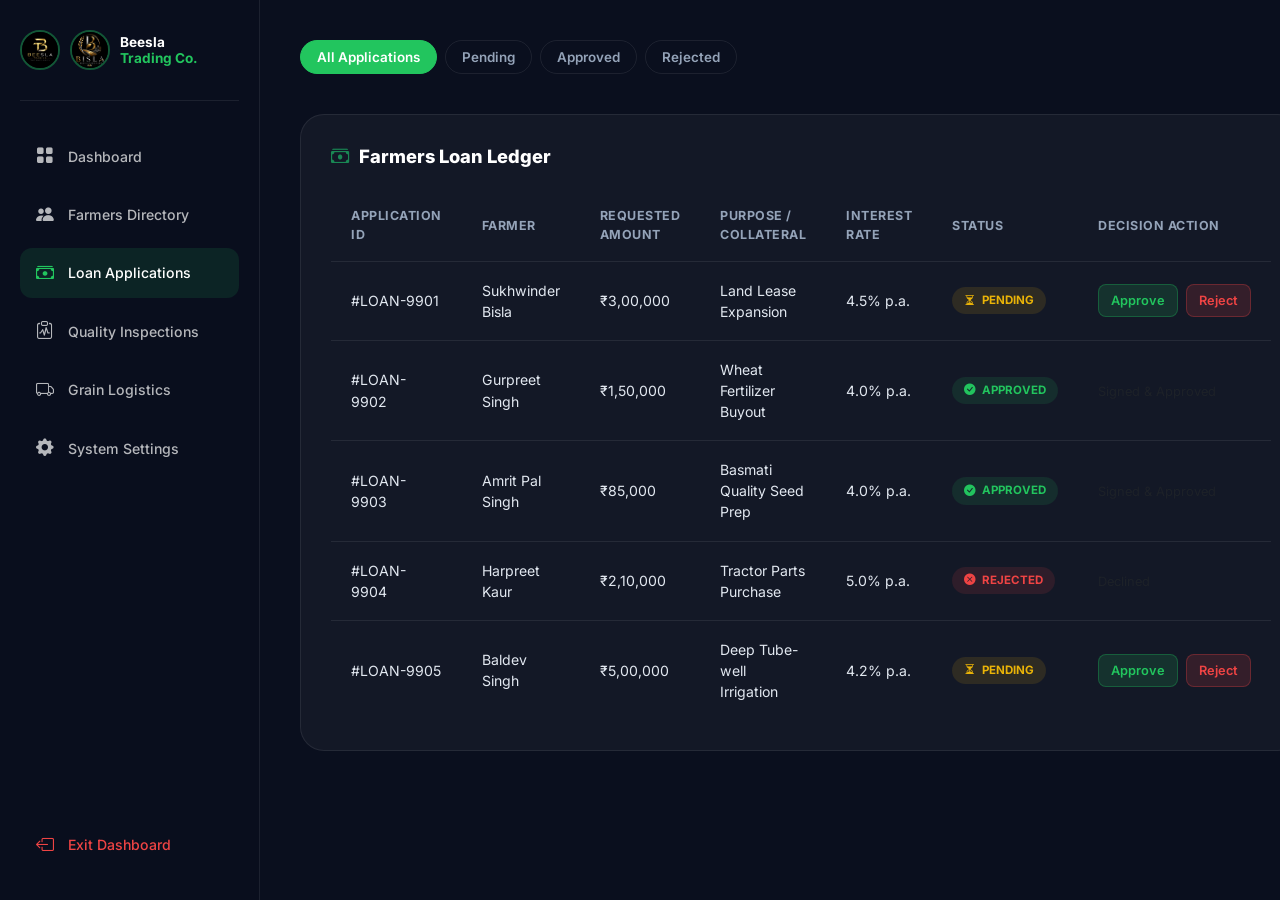
<file: admin/loans.html>
<!DOCTYPE html>
<html lang="en">

<head>
    <meta charset="UTF-8">
    <meta name="viewport" content="width=device-width, initial-scale=1.0">
    <title>Loan Applications — Admin Panel</title>
    <meta name="description" content="Secure administrative panel for loan management, crop quality analysis, and farmer relations.">

    <!-- Bootstrap 5 -->
    <link href="https://cdn.jsdelivr.net/npm/bootstrap@5.3.0/dist/css/bootstrap.min.css" rel="stylesheet">
    <!-- Google Fonts -->
    <link href="https://fonts.googleapis.com/css2?family=Inter:wght@300;400;500;600;700;800;900&display=swap" rel="stylesheet">
    <!-- Bootstrap Icons -->
    <link href="https://cdn.jsdelivr.net/npm/bootstrap-icons@1.11.3/font/bootstrap-icons.min.css" rel="stylesheet">
    <!-- Shared animations -->
    <link rel="stylesheet" href="../animations.css">

    <style>
        *, *::before, *::after { box-sizing: border-box; margin: 0; padding: 0; }

        :root {
            --green:     #22c55e;
            --green2:    #16a34a;
            --blue:      #3b82f6;
            --dark:      #0a0f1e;
            --card-bg:   rgba(255,255,255,0.04);
            --border:    rgba(255,255,255,0.08);
            --muted:     #94a3b8;
        }

        body {
            font-family: 'Inter', sans-serif;
            background: var(--dark);
            color: #e2e8f0;
            overflow-x: hidden;
            display: flex;
            min-height: 100vh;
        }

        /* ── Sidebar Navigation ── */
        .sidebar {
            width: 260px;
            background: rgba(10, 15, 30, 0.95);
            backdrop-filter: blur(14px);
            border-right: 1px solid var(--border);
            display: flex;
            flex-direction: column;
            justify-content: space-between;
            padding: 30px 20px;
            position: fixed;
            top: 0; bottom: 0; left: 0;
            z-index: 100;
            transition: all 0.3s ease;
        }

        .sidebar-logo {
            display: flex;
            align-items: center;
            gap: 10px;
            padding-bottom: 30px;
            border-bottom: 1px solid var(--border);
            margin-bottom: 30px;
        }

        .sidebar-box, .sidebar-box2 {
            width: 40px; height: 40px;
            border-radius: 50%;
            overflow: hidden;
            border: 2px solid rgba(34,197,94,0.4);
        }

        .sidebar-box img, .sidebar-box2 img {
            width: 100%; height: 100%; object-fit: cover;
        }

        .sidebar-brand-text {
            font-size: 0.85rem;
            font-weight: 700;
            color: #fff;
            line-height: 1.2;
        }

        .sidebar-brand-text span {
            color: var(--green);
        }

        .nav-menu {
            list-style: none; padding: 0; margin: 0;
            display: flex; flex-direction: column; gap: 8px;
            flex-grow: 1;
        }

        .nav-menu-link {
            display: flex; align-items: center; gap: 14px;
            padding: 12px 16px; border-radius: 12px;
            color: rgba(255,255,255,0.7);
            font-size: 0.88rem; font-weight: 500;
            text-decoration: none;
            transition: all 0.25s ease;
        }

        .nav-menu-link:hover, .nav-menu-link.active {
            color: #fff;
            background: rgba(34,197,94,0.12);
        }

        .nav-menu-link.active i {
            color: var(--green);
        }

        .nav-menu-link i {
            font-size: 1.1rem;
            transition: color 0.25s;
        }

        /* ── Main Content Area ── */
        .main-content {
            margin-left: 260px;
            flex-grow: 1;
            padding: 40px;
            min-height: 100vh;
            position: relative;
            z-index: 10;
            transition: all 0.3s ease;
        }

        /* ── Top Header ── */
        .top-header {
            display: flex;
            justify-content: space-between;
            align-items: center;
            margin-bottom: 40px;
        }

        /* ── Dashboard Glassmorphism Container ── */
        .glass-box {
            background: var(--card-bg);
            border: 1px solid var(--border);
            border-radius: 24px;
            padding: 30px;
            margin-bottom: 30px;
        }

        .glass-box-title {
            font-weight: 800; color: #fff; font-size: 1.15rem;
            margin-bottom: 24px; display: flex; align-items: center; gap: 10px;
        }

        .glass-box-title i {
            color: var(--green);
        }

        /* ── Tables ── */
        .table-responsive-custom {
            overflow-x: auto;
        }

        .table-custom {
            width: 100%; margin: 0; color: #e2e8f0;
            border-collapse: collapse;
        }

        .table-custom th {
            font-size: 0.78rem; font-weight: 700; letter-spacing: 0.5px;
            text-transform: uppercase; color: var(--muted);
            padding: 16px 20px; border-bottom: 1px solid var(--border);
        }

        .table-custom td {
            font-size: 0.88rem; padding: 18px 20px;
            border-bottom: 1px solid var(--border);
            vertical-align: middle;
        }

        .table-custom tr:last-child td {
            border-bottom: none;
        }

        .table-custom tr:hover td {
            background: rgba(255,255,255,0.01);
        }

        /* Status Badges */
        .badge-custom {
            display: inline-flex; align-items: center; gap: 6px;
            font-size: 0.72rem; font-weight: 700;
            padding: 5px 12px; border-radius: 50px;
            text-transform: uppercase;
        }

        .badge-custom.approved {
            color: #22c55e; background: rgba(34,197,94,0.12);
        }

        .badge-custom.pending {
            color: #eab308; background: rgba(234,179,8,0.12);
        }

        .badge-custom.rejected {
            color: #ef4444; background: rgba(239,68,68,0.12);
        }

        /* Filter buttons */
        .filter-pill {
            background: transparent; border: 1px solid var(--border);
            color: var(--muted); font-size: 0.84rem; font-weight: 600;
            padding: 6px 16px; border-radius: 50px; cursor: pointer;
            transition: all 0.25s;
        }

        .filter-pill:hover, .filter-pill.active {
            background: var(--green); border-color: var(--green); color: #fff;
        }

        .action-btn-success {
            background: rgba(34,197,94,0.15); border: 1px solid rgba(34,197,94,0.3);
            color: #22c55e; padding: 6px 12px; border-radius: 8px; font-size: 0.8rem; font-weight: 600;
            transition: all 0.25s; cursor: pointer;
        }
        .action-btn-success:hover {
            background: var(--green); color: #fff;
        }

        .action-btn-danger {
            background: rgba(239,68,68,0.15); border: 1px solid rgba(239,68,68,0.3);
            color: #ef4444; padding: 6px 12px; border-radius: 8px; font-size: 0.8rem; font-weight: 600;
            transition: all 0.25s; cursor: pointer;
        }
        .action-btn-danger:hover {
            background: #ef4444; color: #fff;
        }

        /* Mobile Sidebar Toggle Hamburger */
        .menu-toggle-btn {
            display: none;
            background: var(--card-bg);
            border: 1px solid var(--border);
            width: 44px; height: 44px; border-radius: 12px;
            align-items: center; justify-content: center;
            color: #fff; font-size: 1.25rem; cursor: pointer;
        }

        /* ── Responsive ── */
        @media (max-width: 991px) {
            .sidebar {
                left: -280px;
            }
            .sidebar.active {
                left: 0;
            }
            .main-content {
                margin-left: 0;
                padding: 30px 20px;
            }
            .menu-toggle-btn {
                display: flex;
            }
        }
    </style>
</head>

<body>

    <!-- ── Sidebar Navigation ── -->
    <aside class="sidebar" id="sidebar">
        <div>
            <div class="sidebar-logo">
                <div class="sidebar-box"><img src="../image/beesla t logo.jpeg" alt="Beesla Logo"></div>
                <div class="sidebar-box2"><img src="../image/farmlogo.jpg" alt="Farm Logo"></div>
                <div class="sidebar-brand-text">Beesla<br><span>Trading Co.</span></div>
            </div>

            <nav class="nav-menu">
                <a href="./index.html" class="nav-menu-link"><i class="bi bi-grid-fill"></i> Dashboard</a>
                <a href="./farmers.html" class="nav-menu-link"><i class="bi bi-people-fill"></i> Farmers Directory</a>
                <a href="./loans.html" class="nav-menu-link active"><i class="bi bi-cash-stack"></i> Loan Applications</a>
                <a href="./inspections.html" class="nav-menu-link"><i class="bi bi-clipboard-pulse"></i> Quality Inspections</a>
                <a href="./logistics.html" class="nav-menu-link"><i class="bi bi-truck"></i> Grain Logistics</a>
                <a href="./settings.html" class="nav-menu-link"><i class="bi bi-gear-fill"></i> System Settings</a>
            </nav>
        </div>

        <div>
            <a href="../index.html" class="nav-menu-link" style="color:#ef4444;"><i class="bi bi-box-arrow-left"></i> Exit Dashboard</a>
        </div>
    </aside>

    <!-- ── Main Content Area ── -->
    <main class="main-content">

        <!-- Top Header -->
        <header class="top-header">
            <div class="d-flex align-items-center gap-3">
                <button class="menu-toggle-btn" id="menuToggle"><i class="bi bi-list"></i></button>
                <div class="d-flex flex-wrap gap-2">
                    <button class="filter-pill active" onclick="filterLoans('all')">All Applications</button>
                    <button class="filter-pill" onclick="filterLoans('pending')">Pending</button>
                    <button class="filter-pill" onclick="filterLoans('approved')">Approved</button>
                    <button class="filter-pill" onclick="filterLoans('rejected')">Rejected</button>
                </div>
            </div>
        </header>

        <!-- Loan Ledger -->
        <section class="glass-box reveal">
            <h3 class="glass-box-title"><i class="bi bi-cash-stack text-success"></i> Farmers Loan Ledger</h3>
            <div class="table-responsive-custom">
                <table class="table-custom" id="loansTable">
                    <thead>
                        <tr>
                            <th>Application ID</th>
                            <th>Farmer</th>
                            <th>Requested Amount</th>
                            <th>Purpose / Collateral</th>
                            <th>Interest Rate</th>
                            <th>Status</th>
                            <th>Decision Action</th>
                        </tr>
                    </thead>
                    <tbody>
                        <tr class="loan-item pending">
                            <td>#LOAN-9901</td>
                            <td>Sukhwinder Bisla</td>
                            <td>₹3,00,000</td>
                            <td>Land Lease Expansion</td>
                            <td>4.5% p.a.</td>
                            <td class="status-cell"><span class="badge-custom pending"><i class="bi bi-hourglass-split"></i> Pending</span></td>
                            <td class="action-cell">
                                <div class="d-flex gap-2">
                                    <button class="action-btn-success" onclick="updateLoanStatus(this, 'approved')">Approve</button>
                                    <button class="action-btn-danger" onclick="updateLoanStatus(this, 'rejected')">Reject</button>
                                </div>
                            </td>
                        </tr>
                        <tr class="loan-item approved">
                            <td>#LOAN-9902</td>
                            <td>Gurpreet Singh</td>
                            <td>₹1,50,000</td>
                            <td>Wheat Fertilizer Buyout</td>
                            <td>4.0% p.a.</td>
                            <td class="status-cell"><span class="badge-custom approved"><i class="bi bi-check-circle-fill"></i> Approved</span></td>
                            <td class="action-cell">
                                <span class="text-muted" style="font-size:0.8rem">Signed &amp; Approved</span>
                            </td>
                        </tr>
                        <tr class="loan-item approved">
                            <td>#LOAN-9903</td>
                            <td>Amrit Pal Singh</td>
                            <td>₹85,000</td>
                            <td>Basmati Quality Seed Prep</td>
                            <td>4.0% p.a.</td>
                            <td class="status-cell"><span class="badge-custom approved"><i class="bi bi-check-circle-fill"></i> Approved</span></td>
                            <td class="action-cell">
                                <span class="text-muted" style="font-size:0.8rem">Signed &amp; Approved</span>
                            </td>
                        </tr>
                        <tr class="loan-item rejected">
                            <td>#LOAN-9904</td>
                            <td>Harpreet Kaur</td>
                            <td>₹2,10,000</td>
                            <td>Tractor Parts Purchase</td>
                            <td>5.0% p.a.</td>
                            <td class="status-cell"><span class="badge-custom rejected"><i class="bi bi-x-circle-fill"></i> Rejected</span></td>
                            <td class="action-cell">
                                <span class="text-muted" style="font-size:0.8rem">Declined</span>
                            </td>
                        </tr>
                        <tr class="loan-item pending">
                            <td>#LOAN-9905</td>
                            <td>Baldev Singh</td>
                            <td>₹5,00,000</td>
                            <td>Deep Tube-well Irrigation</td>
                            <td>4.2% p.a.</td>
                            <td class="status-cell"><span class="badge-custom pending"><i class="bi bi-hourglass-split"></i> Pending</span></td>
                            <td class="action-cell">
                                <div class="d-flex gap-2">
                                    <button class="action-btn-success" onclick="updateLoanStatus(this, 'approved')">Approve</button>
                                    <button class="action-btn-danger" onclick="updateLoanStatus(this, 'rejected')">Reject</button>
                                </div>
                            </td>
                        </tr>
                    </tbody>
                </table>
            </div>
        </section>

    </main>

    <!-- Bootstrap Bundle JS -->
    <script src="https://cdn.jsdelivr.net/npm/bootstrap@5.3.0/dist/js/bootstrap.bundle.min.js"></script>

    <script>
        // Scroll reveal
        const obs = new IntersectionObserver((entries) => {
            entries.forEach(e => { if (e.isIntersecting) { e.target.classList.add('revealed'); obs.unobserve(e.target); } });
        }, { threshold: 0.12 });
        document.querySelectorAll('.reveal').forEach(el => obs.observe(el));

        // Mobile sidebar toggler
        const sidebar = document.getElementById('sidebar');
        const menuToggle = document.getElementById('menuToggle');
        menuToggle.addEventListener('click', () => {
            sidebar.classList.toggle('active');
        });

        // Close sidebar if clicking outside on mobile
        document.addEventListener('click', (e) => {
            if (window.innerWidth <= 991) {
                if (!sidebar.contains(e.target) && !menuToggle.contains(e.target)) {
                    sidebar.classList.remove('active');
                }
            }
        });

        // Filter Loans functionality
        function filterLoans(category) {
            // Update active pill styling
            const pills = document.querySelectorAll('.filter-pill');
            pills.forEach(pill => {
                pill.classList.remove('active');
                if (pill.getAttribute('onclick').includes(category)) {
                    pill.classList.add('active');
                }
            });

            // Toggle rows
            const rows = document.querySelectorAll('.loan-item');
            rows.forEach(row => {
                if (category === 'all' || row.classList.contains(category)) {
                    row.style.display = '';
                } else {
                    row.style.display = 'none';
                }
            });
        }

        // Approve / Reject Loan action trigger
        function updateLoanStatus(btn, status) {
            const tr = btn.closest('.loan-item');
            const statusCell = tr.querySelector('.status-cell');
            const actionCell = tr.querySelector('.action-cell');

            if (status === 'approved') {
                tr.className = 'loan-item approved';
                statusCell.innerHTML = `<span class="badge-custom approved"><i class="bi bi-check-circle-fill"></i> Approved</span>`;
                actionCell.innerHTML = `<span class="text-muted" style="font-size:0.8rem">Signed &amp; Approved</span>`;
                alert('Loan approved and SMS notification dispatched!');
            } else {
                tr.className = 'loan-item rejected';
                statusCell.innerHTML = `<span class="badge-custom rejected"><i class="bi bi-x-circle-fill"></i> Rejected</span>`;
                actionCell.innerHTML = `<span class="text-muted" style="font-size:0.8rem">Declined</span>`;
                alert('Loan declined.');
            }
        }
    </script>
</body>

</html>
</file>
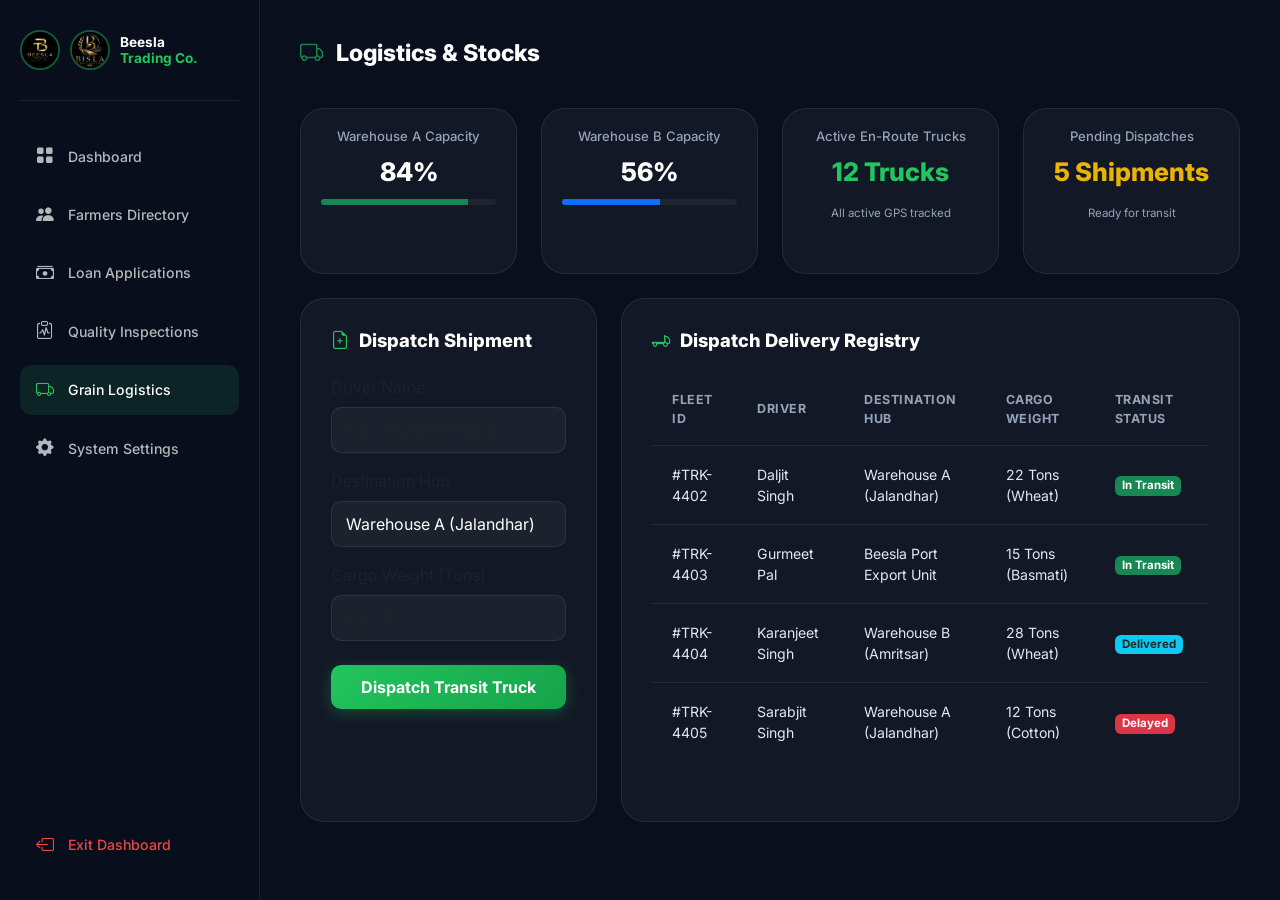
<file: admin/logistics.html>
<!DOCTYPE html>
<html lang="en">

<head>
    <meta charset="UTF-8">
    <meta name="viewport" content="width=device-width, initial-scale=1.0">
    <title>Grain Logistics — Admin Panel</title>
    <meta name="description" content="Secure administrative panel for loan management, crop quality analysis, and farmer relations.">

    <!-- Bootstrap 5 -->
    <link href="https://cdn.jsdelivr.net/npm/bootstrap@5.3.0/dist/css/bootstrap.min.css" rel="stylesheet">
    <!-- Google Fonts -->
    <link href="https://fonts.googleapis.com/css2?family=Inter:wght@300;400;500;600;700;800;900&display=swap" rel="stylesheet">
    <!-- Bootstrap Icons -->
    <link href="https://cdn.jsdelivr.net/npm/bootstrap-icons@1.11.3/font/bootstrap-icons.min.css" rel="stylesheet">
    <!-- Shared animations -->
    <link rel="stylesheet" href="../animations.css">

    <style>
        *, *::before, *::after { box-sizing: border-box; margin: 0; padding: 0; }

        :root {
            --green:     #22c55e;
            --green2:    #16a34a;
            --blue:      #3b82f6;
            --dark:      #0a0f1e;
            --card-bg:   rgba(255,255,255,0.04);
            --border:    rgba(255,255,255,0.08);
            --muted:     #94a3b8;
        }

        body {
            font-family: 'Inter', sans-serif;
            background: var(--dark);
            color: #e2e8f0;
            overflow-x: hidden;
            display: flex;
            min-height: 100vh;
        }

        /* ── Sidebar Navigation ── */
        .sidebar {
            width: 260px;
            background: rgba(10, 15, 30, 0.95);
            backdrop-filter: blur(14px);
            border-right: 1px solid var(--border);
            display: flex;
            flex-direction: column;
            justify-content: space-between;
            padding: 30px 20px;
            position: fixed;
            top: 0; bottom: 0; left: 0;
            z-index: 100;
            transition: all 0.3s ease;
        }

        .sidebar-logo {
            display: flex;
            align-items: center;
            gap: 10px;
            padding-bottom: 30px;
            border-bottom: 1px solid var(--border);
            margin-bottom: 30px;
        }

        .sidebar-box, .sidebar-box2 {
            width: 40px; height: 40px;
            border-radius: 50%;
            overflow: hidden;
            border: 2px solid rgba(34,197,94,0.4);
        }

        .sidebar-box img, .sidebar-box2 img {
            width: 100%; height: 100%; object-fit: cover;
        }

        .sidebar-brand-text {
            font-size: 0.85rem;
            font-weight: 700;
            color: #fff;
            line-height: 1.2;
        }

        .sidebar-brand-text span {
            color: var(--green);
        }

        .nav-menu {
            list-style: none; padding: 0; margin: 0;
            display: flex; flex-direction: column; gap: 8px;
            flex-grow: 1;
        }

        .nav-menu-link {
            display: flex; align-items: center; gap: 14px;
            padding: 12px 16px; border-radius: 12px;
            color: rgba(255,255,255,0.7);
            font-size: 0.88rem; font-weight: 500;
            text-decoration: none;
            transition: all 0.25s ease;
        }

        .nav-menu-link:hover, .nav-menu-link.active {
            color: #fff;
            background: rgba(34,197,94,0.12);
        }

        .nav-menu-link.active i {
            color: var(--green);
        }

        .nav-menu-link i {
            font-size: 1.1rem;
            transition: color 0.25s;
        }

        /* ── Main Content Area ── */
        .main-content {
            margin-left: 260px;
            flex-grow: 1;
            padding: 40px;
            min-height: 100vh;
            position: relative;
            z-index: 10;
            transition: all 0.3s ease;
        }

        /* ── Top Header ── */
        .top-header {
            display: flex;
            justify-content: space-between;
            align-items: center;
            margin-bottom: 40px;
        }

        /* ── Dashboard Glassmorphism Container ── */
        .glass-box {
            background: var(--card-bg);
            border: 1px solid var(--border);
            border-radius: 24px;
            padding: 30px;
            margin-bottom: 30px;
        }

        .glass-box-title {
            font-weight: 800; color: #fff; font-size: 1.15rem;
            margin-bottom: 24px; display: flex; align-items: center; gap: 10px;
        }

        .glass-box-title i {
            color: var(--green);
        }

        /* ── Tables ── */
        .table-responsive-custom {
            overflow-x: auto;
        }

        .table-custom {
            width: 100%; margin: 0; color: #e2e8f0;
            border-collapse: collapse;
        }

        .table-custom th {
            font-size: 0.78rem; font-weight: 700; letter-spacing: 0.5px;
            text-transform: uppercase; color: var(--muted);
            padding: 16px 20px; border-bottom: 1px solid var(--border);
        }

        .table-custom td {
            font-size: 0.88rem; padding: 18px 20px;
            border-bottom: 1px solid var(--border);
            vertical-align: middle;
        }

        .table-custom tr:last-child td {
            border-bottom: none;
        }

        .table-custom tr:hover td {
            background: rgba(255,255,255,0.01);
        }

        .form-control-custom {
            background: rgba(255,255,255,0.04) !important;
            border: 1px solid var(--border) !important;
            color: #fff !important;
            border-radius: 10px !important;
            padding: 10px 14px !important;
        }

        .form-control-custom:focus {
            border-color: var(--green) !important;
            box-shadow: 0 0 0 3px rgba(34,197,94,0.2) !important;
        }

        .btn-custom-primary {
            background: linear-gradient(135deg, var(--green), var(--green2));
            color: #fff; border: none; padding: 10px 24px;
            border-radius: 10px; font-weight: 700;
            box-shadow: 0 4px 15px rgba(34,197,94,0.3);
            transition: all 0.2s;
            cursor: pointer;
        }

        .btn-custom-primary:hover {
            transform: translateY(-2px);
            box-shadow: 0 6px 20px rgba(34,197,94,0.4);
        }

        /* Mobile Sidebar Toggle Hamburger */
        .menu-toggle-btn {
            display: none;
            background: var(--card-bg);
            border: 1px solid var(--border);
            width: 44px; height: 44px; border-radius: 12px;
            align-items: center; justify-content: center;
            color: #fff; font-size: 1.25rem; cursor: pointer;
        }

        /* ── Responsive ── */
        @media (max-width: 991px) {
            .sidebar {
                left: -280px;
            }
            .sidebar.active {
                left: 0;
            }
            .main-content {
                margin-left: 0;
                padding: 30px 20px;
            }
            .menu-toggle-btn {
                display: flex;
            }
        }
    </style>
</head>

<body>

    <!-- ── Sidebar Navigation ── -->
    <aside class="sidebar" id="sidebar">
        <div>
            <div class="sidebar-logo">
                <div class="sidebar-box"><img src="../image/beesla t logo.jpeg" alt="Beesla Logo"></div>
                <div class="sidebar-box2"><img src="../image/farmlogo.jpg" alt="Farm Logo"></div>
                <div class="sidebar-brand-text">Beesla<br><span>Trading Co.</span></div>
            </div>

            <nav class="nav-menu">
                <a href="./index.html" class="nav-menu-link"><i class="bi bi-grid-fill"></i> Dashboard</a>
                <a href="./farmers.html" class="nav-menu-link"><i class="bi bi-people-fill"></i> Farmers Directory</a>
                <a href="./loans.html" class="nav-menu-link"><i class="bi bi-cash-stack"></i> Loan Applications</a>
                <a href="./inspections.html" class="nav-menu-link"><i class="bi bi-clipboard-pulse"></i> Quality Inspections</a>
                <a href="./logistics.html" class="nav-menu-link active"><i class="bi bi-truck"></i> Grain Logistics</a>
                <a href="./settings.html" class="nav-menu-link"><i class="bi bi-gear-fill"></i> System Settings</a>
            </nav>
        </div>

        <div>
            <a href="../index.html" class="nav-menu-link" style="color:#ef4444;"><i class="bi bi-box-arrow-left"></i> Exit Dashboard</a>
        </div>
    </aside>

    <!-- ── Main Content Area ── -->
    <main class="main-content">

        <!-- Top Header -->
        <header class="top-header">
            <div class="d-flex align-items-center gap-3">
                <button class="menu-toggle-btn" id="menuToggle"><i class="bi bi-list"></i></button>
                <h2 style="font-weight:800; font-size:1.45rem; color:#fff; margin:0;"><i class="bi bi-truck text-success me-2"></i> Logistics &amp; Stocks</h2>
            </div>
        </header>

        <!-- Stats row -->
        <section class="row g-4 mb-4">
            <div class="col-md-6 col-lg-3 reveal">
                <div class="glass-box h-100 text-center" style="padding: 20px;">
                    <h5 style="font-size:0.82rem; color:var(--muted)">Warehouse A Capacity</h5>
                    <div style="font-size:1.6rem; font-weight:800; color:#fff;" class="my-2">84%</div>
                    <div class="progress" style="height: 6px; background: rgba(255,255,255,0.05);">
                        <div class="progress-bar bg-success" style="width: 84%;"></div>
                    </div>
                </div>
            </div>
            <div class="col-md-6 col-lg-3 reveal reveal-delay-1">
                <div class="glass-box h-100 text-center" style="padding: 20px;">
                    <h5 style="font-size:0.82rem; color:var(--muted)">Warehouse B Capacity</h5>
                    <div style="font-size:1.6rem; font-weight:800; color:#fff;" class="my-2">56%</div>
                    <div class="progress" style="height: 6px; background: rgba(255,255,255,0.05);">
                        <div class="progress-bar bg-primary" style="width: 56%;"></div>
                    </div>
                </div>
            </div>
            <div class="col-md-6 col-lg-3 reveal reveal-delay-2">
                <div class="glass-box h-100 text-center" style="padding: 20px;">
                    <h5 style="font-size:0.82rem; color:var(--muted)">Active En-Route Trucks</h5>
                    <div style="font-size:1.6rem; font-weight:800; color:#22c55e;" class="my-2">12 Trucks</div>
                    <span style="font-size:0.72rem; color:var(--muted)">All active GPS tracked</span>
                </div>
            </div>
            <div class="col-md-6 col-lg-3 reveal reveal-delay-3">
                <div class="glass-box h-100 text-center" style="padding: 20px;">
                    <h5 style="font-size:0.82rem; color:var(--muted)">Pending Dispatches</h5>
                    <div style="font-size:1.6rem; font-weight:800; color:#eab308;" class="my-2">5 Shipments</div>
                    <span style="font-size:0.72rem; color:var(--muted)">Ready for transit</span>
                </div>
            </div>
        </section>

        <section class="row g-4">
            <!-- Left Side: Dispatch form -->
            <div class="col-lg-4 reveal">
                <div class="glass-box h-100">
                    <h3 class="glass-box-title"><i class="bi bi-file-earmark-plus"></i> Dispatch Shipment</h3>
                    <form id="dispatchForm" onsubmit="event.preventDefault(); dispatchTruck();">
                        <div class="mb-3">
                            <label for="driverName" class="form-label text-muted">Driver Name</label>
                            <input type="text" id="driverName" class="form-control form-control-custom" placeholder="e.g. Jaswinder Singh" required>
                        </div>
                        <div class="mb-3">
                            <label for="destWarehouse" class="form-label text-muted">Destination Hub</label>
                            <select id="destWarehouse" class="form-select form-control-custom">
                                <option value="Warehouse A (Jalandhar)">Warehouse A (Jalandhar)</option>
                                <option value="Warehouse B (Amritsar)">Warehouse B (Amritsar)</option>
                                <option value="Beesla Port Export Unit">Beesla Port Export Unit</option>
                            </select>
                        </div>
                        <div class="mb-3">
                            <label for="grainWeight" class="form-label text-muted">Cargo Weight (Tons)</label>
                            <input type="number" id="grainWeight" class="form-control form-control-custom" placeholder="e.g. 18" required>
                        </div>
                        <button type="submit" class="btn-custom-primary w-100 mt-2">Dispatch Transit Truck</button>
                    </form>
                </div>
            </div>

            <!-- Right Side: Dispatch Logs -->
            <div class="col-lg-8 reveal reveal-delay-2">
                <div class="glass-box h-100">
                    <h3 class="glass-box-title"><i class="bi bi-truck-flatbed"></i> Dispatch Delivery Registry</h3>
                    <div class="table-responsive-custom">
                        <table class="table-custom" id="logisticsTable">
                            <thead>
                                <tr>
                                    <th>Fleet ID</th>
                                    <th>Driver</th>
                                    <th>Destination Hub</th>
                                    <th>Cargo Weight</th>
                                    <th>Transit Status</th>
                                </tr>
                            </thead>
                            <tbody>
                                <tr>
                                    <td>#TRK-4402</td>
                                    <td>Daljit Singh</td>
                                    <td>Warehouse A (Jalandhar)</td>
                                    <td>22 Tons (Wheat)</td>
                                    <td><span class="badge bg-success" style="font-size:0.72rem;">In Transit</span></td>
                                </tr>
                                <tr>
                                    <td>#TRK-4403</td>
                                    <td>Gurmeet Pal</td>
                                    <td>Beesla Port Export Unit</td>
                                    <td>15 Tons (Basmati)</td>
                                    <td><span class="badge bg-success" style="font-size:0.72rem;">In Transit</span></td>
                                </tr>
                                <tr>
                                    <td>#TRK-4404</td>
                                    <td>Karanjeet Singh</td>
                                    <td>Warehouse B (Amritsar)</td>
                                    <td>28 Tons (Wheat)</td>
                                    <td><span class="badge bg-info text-dark" style="font-size:0.72rem;">Delivered</span></td>
                                </tr>
                                <tr>
                                    <td>#TRK-4405</td>
                                    <td>Sarabjit Singh</td>
                                    <td>Warehouse A (Jalandhar)</td>
                                    <td>12 Tons (Cotton)</td>
                                    <td><span class="badge bg-danger" style="font-size:0.72rem;">Delayed</span></td>
                                </tr>
                            </tbody>
                        </table>
                    </div>
                </div>
            </div>
        </section>

    </main>

    <!-- Bootstrap Bundle JS -->
    <script src="https://cdn.jsdelivr.net/npm/bootstrap@5.3.0/dist/js/bootstrap.bundle.min.js"></script>

    <script>
        // Scroll reveal
        const obs = new IntersectionObserver((entries) => {
            entries.forEach(e => { if (e.isIntersecting) { e.target.classList.add('revealed'); obs.unobserve(e.target); } });
        }, { threshold: 0.12 });
        document.querySelectorAll('.reveal').forEach(el => obs.observe(el));

        // Mobile sidebar toggler
        const sidebar = document.getElementById('sidebar');
        const menuToggle = document.getElementById('menuToggle');
        menuToggle.addEventListener('click', () => {
            sidebar.classList.toggle('active');
        });

        // Close sidebar if clicking outside on mobile
        document.addEventListener('click', (e) => {
            if (window.innerWidth <= 991) {
                if (!sidebar.contains(e.target) && !menuToggle.contains(e.target)) {
                    sidebar.classList.remove('active');
                }
            }
        });

        // Dispatch new truck dynamically
        function dispatchTruck() {
            const driver = document.getElementById('driverName').value;
            const dest = document.getElementById('destWarehouse').value;
            const weight = document.getElementById('grainWeight').value;
            const id = '#TRK-' + Math.floor(Math.random() * 9000 + 1000);

            const tableBody = document.querySelector('#logisticsTable tbody');
            const newRow = document.createElement('tr');
            newRow.innerHTML = `
                <td>${id}</td>
                <td>${driver}</td>
                <td>${dest}</td>
                <td>${weight} Tons</td>
                <td><span class="badge bg-success" style="font-size:0.72rem;">In Transit</span></td>
            `;

            // Insert at top of log table
            tableBody.insertBefore(newRow, tableBody.firstChild);

            // Clear inputs
            document.getElementById('dispatchForm').reset();
            alert('Fleet ' + id + ' dispatched successfully under Driver ' + driver + '!');
        }
    </script>
</body>

</html>
</file>
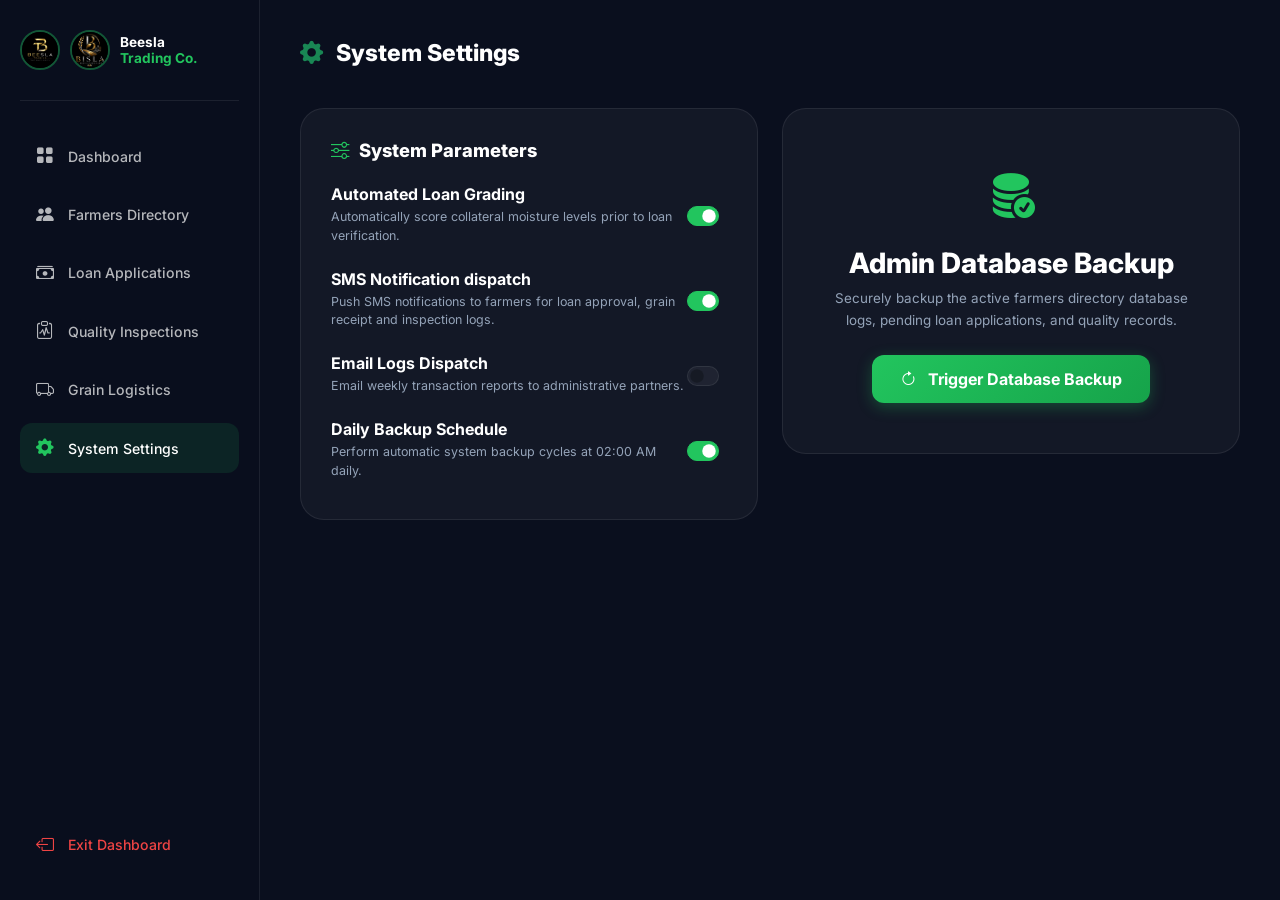
<file: admin/settings.html>
<!DOCTYPE html>
<html lang="en">

<head>
    <meta charset="UTF-8">
    <meta name="viewport" content="width=device-width, initial-scale=1.0">
    <title>System Settings — Admin Panel</title>
    <meta name="description" content="Secure administrative panel for loan management, crop quality analysis, and farmer relations.">

    <!-- Bootstrap 5 -->
    <link href="https://cdn.jsdelivr.net/npm/bootstrap@5.3.0/dist/css/bootstrap.min.css" rel="stylesheet">
    <!-- Google Fonts -->
    <link href="https://fonts.googleapis.com/css2?family=Inter:wght@300;400;500;600;700;800;900&display=swap" rel="stylesheet">
    <!-- Bootstrap Icons -->
    <link href="https://cdn.jsdelivr.net/npm/bootstrap-icons@1.11.3/font/bootstrap-icons.min.css" rel="stylesheet">
    <!-- Shared animations -->
    <link rel="stylesheet" href="../animations.css">

    <style>
        *, *::before, *::after { box-sizing: border-box; margin: 0; padding: 0; }

        :root {
            --green:     #22c55e;
            --green2:    #16a34a;
            --blue:      #3b82f6;
            --dark:      #0a0f1e;
            --card-bg:   rgba(255,255,255,0.04);
            --border:    rgba(255,255,255,0.08);
            --muted:     #94a3b8;
        }

        body {
            font-family: 'Inter', sans-serif;
            background: var(--dark);
            color: #e2e8f0;
            overflow-x: hidden;
            display: flex;
            min-height: 100vh;
        }

        /* ── Sidebar Navigation ── */
        .sidebar {
            width: 260px;
            background: rgba(10, 15, 30, 0.95);
            backdrop-filter: blur(14px);
            border-right: 1px solid var(--border);
            display: flex;
            flex-direction: column;
            justify-content: space-between;
            padding: 30px 20px;
            position: fixed;
            top: 0; bottom: 0; left: 0;
            z-index: 100;
            transition: all 0.3s ease;
        }

        .sidebar-logo {
            display: flex;
            align-items: center;
            gap: 10px;
            padding-bottom: 30px;
            border-bottom: 1px solid var(--border);
            margin-bottom: 30px;
        }

        .sidebar-box, .sidebar-box2 {
            width: 40px; height: 40px;
            border-radius: 50%;
            overflow: hidden;
            border: 2px solid rgba(34,197,94,0.4);
        }

        .sidebar-box img, .sidebar-box2 img {
            width: 100%; height: 100%; object-fit: cover;
        }

        .sidebar-brand-text {
            font-size: 0.85rem;
            font-weight: 700;
            color: #fff;
            line-height: 1.2;
        }

        .sidebar-brand-text span {
            color: var(--green);
        }

        .nav-menu {
            list-style: none; padding: 0; margin: 0;
            display: flex; flex-direction: column; gap: 8px;
            flex-grow: 1;
        }

        .nav-menu-link {
            display: flex; align-items: center; gap: 14px;
            padding: 12px 16px; border-radius: 12px;
            color: rgba(255,255,255,0.7);
            font-size: 0.88rem; font-weight: 500;
            text-decoration: none;
            transition: all 0.25s ease;
        }

        .nav-menu-link:hover, .nav-menu-link.active {
            color: #fff;
            background: rgba(34,197,94,0.12);
        }

        .nav-menu-link.active i {
            color: var(--green);
        }

        .nav-menu-link i {
            font-size: 1.1rem;
            transition: color 0.25s;
        }

        /* ── Main Content Area ── */
        .main-content {
            margin-left: 260px;
            flex-grow: 1;
            padding: 40px;
            min-height: 100vh;
            position: relative;
            z-index: 10;
            transition: all 0.3s ease;
        }

        /* ── Top Header ── */
        .top-header {
            display: flex;
            justify-content: space-between;
            align-items: center;
            margin-bottom: 40px;
        }

        /* ── Dashboard Glassmorphism Container ── */
        .glass-box {
            background: var(--card-bg);
            border: 1px solid var(--border);
            border-radius: 24px;
            padding: 30px;
            margin-bottom: 30px;
        }

        .glass-box-title {
            font-weight: 800; color: #fff; font-size: 1.15rem;
            margin-bottom: 24px; display: flex; align-items: center; gap: 10px;
        }

        .glass-box-title i {
            color: var(--green);
        }

        .btn-custom-primary {
            background: linear-gradient(135deg, var(--green), var(--green2));
            color: #fff; border: none; padding: 12px 28px;
            border-radius: 12px; font-weight: 700;
            box-shadow: 0 4px 15px rgba(34,197,94,0.3);
            transition: all 0.2s;
            cursor: pointer;
        }

        .btn-custom-primary:hover {
            transform: translateY(-2px);
            box-shadow: 0 6px 20px rgba(34,197,94,0.4);
        }

        /* Toggle switches */
        .form-check-input {
            background-color: rgba(255,255,255,0.05);
            border: 1px solid var(--border);
            width: 40px; height: 20px;
            cursor: pointer;
        }
        .form-check-input:checked {
            background-color: var(--green); border-color: var(--green);
        }

        /* Mobile Sidebar Toggle Hamburger */
        .menu-toggle-btn {
            display: none;
            background: var(--card-bg);
            border: 1px solid var(--border);
            width: 44px; height: 44px; border-radius: 12px;
            align-items: center; justify-content: center;
            color: #fff; font-size: 1.25rem; cursor: pointer;
        }

        /* ── Responsive ── */
        @media (max-width: 991px) {
            .sidebar {
                left: -280px;
            }
            .sidebar.active {
                left: 0;
            }
            .main-content {
                margin-left: 0;
                padding: 30px 20px;
            }
            .menu-toggle-btn {
                display: flex;
            }
        }
    </style>
</head>

<body>

    <!-- ── Sidebar Navigation ── -->
    <aside class="sidebar" id="sidebar">
        <div>
            <div class="sidebar-logo">
                <div class="sidebar-box"><img src="../image/beesla t logo.jpeg" alt="Beesla Logo"></div>
                <div class="sidebar-box2"><img src="../image/farmlogo.jpg" alt="Farm Logo"></div>
                <div class="sidebar-brand-text">Beesla<br><span>Trading Co.</span></div>
            </div>

            <nav class="nav-menu">
                <a href="./index.html" class="nav-menu-link"><i class="bi bi-grid-fill"></i> Dashboard</a>
                <a href="./farmers.html" class="nav-menu-link"><i class="bi bi-people-fill"></i> Farmers Directory</a>
                <a href="./loans.html" class="nav-menu-link"><i class="bi bi-cash-stack"></i> Loan Applications</a>
                <a href="./inspections.html" class="nav-menu-link"><i class="bi bi-clipboard-pulse"></i> Quality Inspections</a>
                <a href="./logistics.html" class="nav-menu-link"><i class="bi bi-truck"></i> Grain Logistics</a>
                <a href="./settings.html" class="nav-menu-link active"><i class="bi bi-gear-fill"></i> System Settings</a>
            </nav>
        </div>

        <div>
            <a href="../index.html" class="nav-menu-link" style="color:#ef4444;"><i class="bi bi-box-arrow-left"></i> Exit Dashboard</a>
        </div>
    </aside>

    <!-- ── Main Content Area ── -->
    <main class="main-content">

        <!-- Top Header -->
        <header class="top-header">
            <div class="d-flex align-items-center gap-3">
                <button class="menu-toggle-btn" id="menuToggle"><i class="bi bi-list"></i></button>
                <h2 style="font-weight:800; font-size:1.45rem; color:#fff; margin:0;"><i class="bi bi-gear-fill text-success me-2"></i> System Settings</h2>
            </div>
        </header>

        <section class="row g-4">
            <!-- Left Side: Preference settings -->
            <div class="col-lg-6 reveal">
                <div class="glass-box">
                    <h3 class="glass-box-title"><i class="bi bi-sliders"></i> System Parameters</h3>
                    
                    <div class="mb-4 d-flex justify-content-between align-items-center">
                        <div>
                            <h6 style="font-weight:700; color:#fff; margin:0 0 4px;">Automated Loan Grading</h6>
                            <p style="font-size:0.78rem; color:var(--muted); margin:0">Automatically score collateral moisture levels prior to loan verification.</p>
                        </div>
                        <div class="form-check form-switch">
                            <input class="form-check-input" type="checkbox" role="switch" checked>
                        </div>
                    </div>

                    <div class="mb-4 d-flex justify-content-between align-items-center">
                        <div>
                            <h6 style="font-weight:700; color:#fff; margin:0 0 4px;">SMS Notification dispatch</h6>
                            <p style="font-size:0.78rem; color:var(--muted); margin:0">Push SMS notifications to farmers for loan approval, grain receipt and inspection logs.</p>
                        </div>
                        <div class="form-check form-switch">
                            <input class="form-check-input" type="checkbox" role="switch" checked>
                        </div>
                    </div>

                    <div class="mb-4 d-flex justify-content-between align-items-center">
                        <div>
                            <h6 style="font-weight:700; color:#fff; margin:0 0 4px;">Email Logs Dispatch</h6>
                            <p style="font-size:0.78rem; color:var(--muted); margin:0">Email weekly transaction reports to administrative partners.</p>
                        </div>
                        <div class="form-check form-switch">
                            <input class="form-check-input" type="checkbox" role="switch">
                        </div>
                    </div>

                    <div class="mb-2 d-flex justify-content-between align-items-center">
                        <div>
                            <h6 style="font-weight:700; color:#fff; margin:0 0 4px;">Daily Backup Schedule</h6>
                            <p style="font-size:0.78rem; color:var(--muted); margin:0">Perform automatic system backup cycles at 02:00 AM daily.</p>
                        </div>
                        <div class="form-check form-switch">
                            <input class="form-check-input" type="checkbox" role="switch" checked>
                        </div>
                    </div>

                </div>
            </div>

            <!-- Right Side: Database Utilities -->
            <div class="col-lg-6 reveal reveal-delay-2">
                <div class="glass-box text-center" style="padding: 50px 30px;">
                    <div style="font-size: 3rem; color: var(--green);" class="mb-3">
                        <i class="bi bi-database-fill-check"></i>
                    </div>
                    <h3 style="font-weight:800; color:#fff;" class="mb-2">Admin Database Backup</h3>
                    <p style="font-size:0.84rem; color:var(--muted); line-height:1.6; max-width:380px;" class="mx-auto mb-4">
                        Securely backup the active farmers directory database logs, pending loan applications, and quality records.
                    </p>
                    <button class="btn-custom-primary" id="backupBtn" onclick="runBackup()">
                        <i class="bi bi-arrow-clockwise me-2"></i> Trigger Database Backup
                    </button>

                    <!-- Loading / Success indicator -->
                    <div id="backupIndicator" class="mt-4" style="display:none;">
                        <div class="spinner-border text-success" role="status" style="width:2rem; height:2rem;" id="backupSpinner">
                            <span class="visually-hidden">Loading...</span>
                        </div>
                        <div id="backupSuccess" style="display:none; color:var(--green); font-weight:700; font-size:0.9rem;">
                            <i class="bi bi-shield-fill-check me-2"></i> Secure backup completed successfully!
                        </div>
                    </div>
                </div>
            </div>
        </section>

    </main>

    <!-- Bootstrap Bundle JS -->
    <script src="https://cdn.jsdelivr.net/npm/bootstrap@5.3.0/dist/js/bootstrap.bundle.min.js"></script>

    <script>
        // Scroll reveal
        const obs = new IntersectionObserver((entries) => {
            entries.forEach(e => { if (e.isIntersecting) { e.target.classList.add('revealed'); obs.unobserve(e.target); } });
        }, { threshold: 0.12 });
        document.querySelectorAll('.reveal').forEach(el => obs.observe(el));

        // Mobile sidebar toggler
        const sidebar = document.getElementById('sidebar');
        const menuToggle = document.getElementById('menuToggle');
        menuToggle.addEventListener('click', () => {
            sidebar.classList.toggle('active');
        });

        // Close sidebar if clicking outside on mobile
        document.addEventListener('click', (e) => {
            if (window.innerWidth <= 991) {
                if (!sidebar.contains(e.target) && !menuToggle.contains(e.target)) {
                    sidebar.classList.remove('active');
                }
            }
        });

        // Trigger dynamic Database Backup loading animation
        function runBackup() {
            const btn = document.getElementById('backupBtn');
            const ind = document.getElementById('backupIndicator');
            const spinner = document.getElementById('backupSpinner');
            const success = document.getElementById('backupSuccess');

            btn.disabled = true;
            ind.style.display = 'block';
            spinner.style.display = 'inline-block';
            success.style.display = 'none';

            setTimeout(() => {
                spinner.style.display = 'none';
                success.style.display = 'block';
                btn.disabled = false;
            }, 1800);
        }
    </script>
</body>

</html>
</file>
<file: animations.css>
/* ============================================================
   animations.css  –  Beesla Trading Company
   Shared animation library for all pages
   ============================================================ */

/* ── Page fade-in on load ── */
@keyframes pageFadeIn {
    from { opacity: 0; transform: translateY(12px); }
    to   { opacity: 1; transform: translateY(0); }
}
body {
    animation: pageFadeIn 0.55s ease both;
}

/* ── Hero text entrance ── */
@keyframes heroSlideUp {
    from { opacity: 0; transform: translateY(40px); }
    to   { opacity: 1; transform: translateY(0); }
}
.hero h1 {
    animation: heroSlideUp 0.75s cubic-bezier(.16,1,.3,1) 0.15s both;
}
.hero p {
    animation: heroSlideUp 0.75s cubic-bezier(.16,1,.3,1) 0.3s both;
}
.hero .btn, .hero a .btn {
    animation: heroSlideUp 0.75s cubic-bezier(.16,1,.3,1) 0.45s both;
}

/* ── Scroll-reveal base class (JS adds .revealed) ── */
.reveal {
    opacity: 0;
    transform: translateY(30px);
    transition: opacity 0.6s ease, transform 0.6s cubic-bezier(.16,1,.3,1);
}
.reveal.revealed {
    opacity: 1;
    transform: translateY(0);
}

/* Stagger helpers */
.reveal-delay-1 { transition-delay: 0.1s; }
.reveal-delay-2 { transition-delay: 0.2s; }
.reveal-delay-3 { transition-delay: 0.3s; }
.reveal-delay-4 { transition-delay: 0.4s; }
.reveal-delay-5 { transition-delay: 0.5s; }

/* ── Card hover lift (global enhancement) ── */
.card {
    transition: transform 0.3s cubic-bezier(.16,1,.3,1),
                box-shadow 0.3s ease !important;
}
.card:hover {
    transform: translateY(-10px) scale(1.02) !important;
    box-shadow: 0 20px 40px rgba(0,0,0,0.15) !important;
}

/* ── Button pulse on hover ── */
.btn-primary, .btn-custom {
    transition: transform 0.2s, box-shadow 0.2s, background-color 0.2s !important;
}
.btn-primary:hover, .btn-custom:hover {
    transform: translateY(-2px) !important;
    box-shadow: 0 8px 24px rgba(13,110,253,0.4) !important;
}
.btn-primary:active, .btn-custom:active {
    transform: translateY(0) !important;
}

/* ── Navbar link underline slide ── */
.nav-link {
    position: relative;
    overflow: hidden;
}
.navbar-dark .nav-link::after {
    content: '';
    position: absolute;
    bottom: 0; left: 50%;
    width: 0; height: 2px;
    background: #6c63ff;
    border-radius: 2px;
    transition: width 0.25s ease, left 0.25s ease;
}
.navbar-dark .nav-link:hover::after,
.navbar-dark .nav-link.active::after {
    width: 80%;
    left: 10%;
}

/* ── Section title underline draw ── */
@keyframes drawLine {
    from { width: 0; }
    to   { width: 60px; }
}
.section-title {
    position: relative;
    display: inline-block;
    padding-bottom: 10px;
}
.section-title::after {
    content: '';
    position: absolute;
    bottom: 0; left: 50%;
    transform: translateX(-50%);
    height: 3px;
    width: 0;
    background: linear-gradient(90deg, #6c63ff, #38bdf8);
    border-radius: 3px;
    animation: drawLine 0.8s ease 0.5s forwards;
}

/* ── Form input focus glow ── */
.form-control {
    transition: border-color 0.25s, box-shadow 0.25s !important;
}

/* ── Image zoom on hover ── */
.img-fluid, .card img {
    transition: transform 0.4s ease !important;
}
.img-fluid:hover, .card img:hover {
    transform: scale(1.04) !important;
}

/* ── Shimmer on active nav link ── */
@keyframes shimmer {
    0%   { background-position: -200% center; }
    100% { background-position: 200% center; }
}
.navbar-dark .nav-link.active {
    background: linear-gradient(90deg, #fff 30%, #6c63ff 50%, #fff 70%);
    background-size: 200% auto;
    -webkit-background-clip: text;
    -webkit-text-fill-color: transparent;
    background-clip: text;
    animation: shimmer 3s linear infinite;
}

/* ── Footer fade ── */
footer {
    animation: pageFadeIn 0.6s ease 0.4s both;
}
</file>
